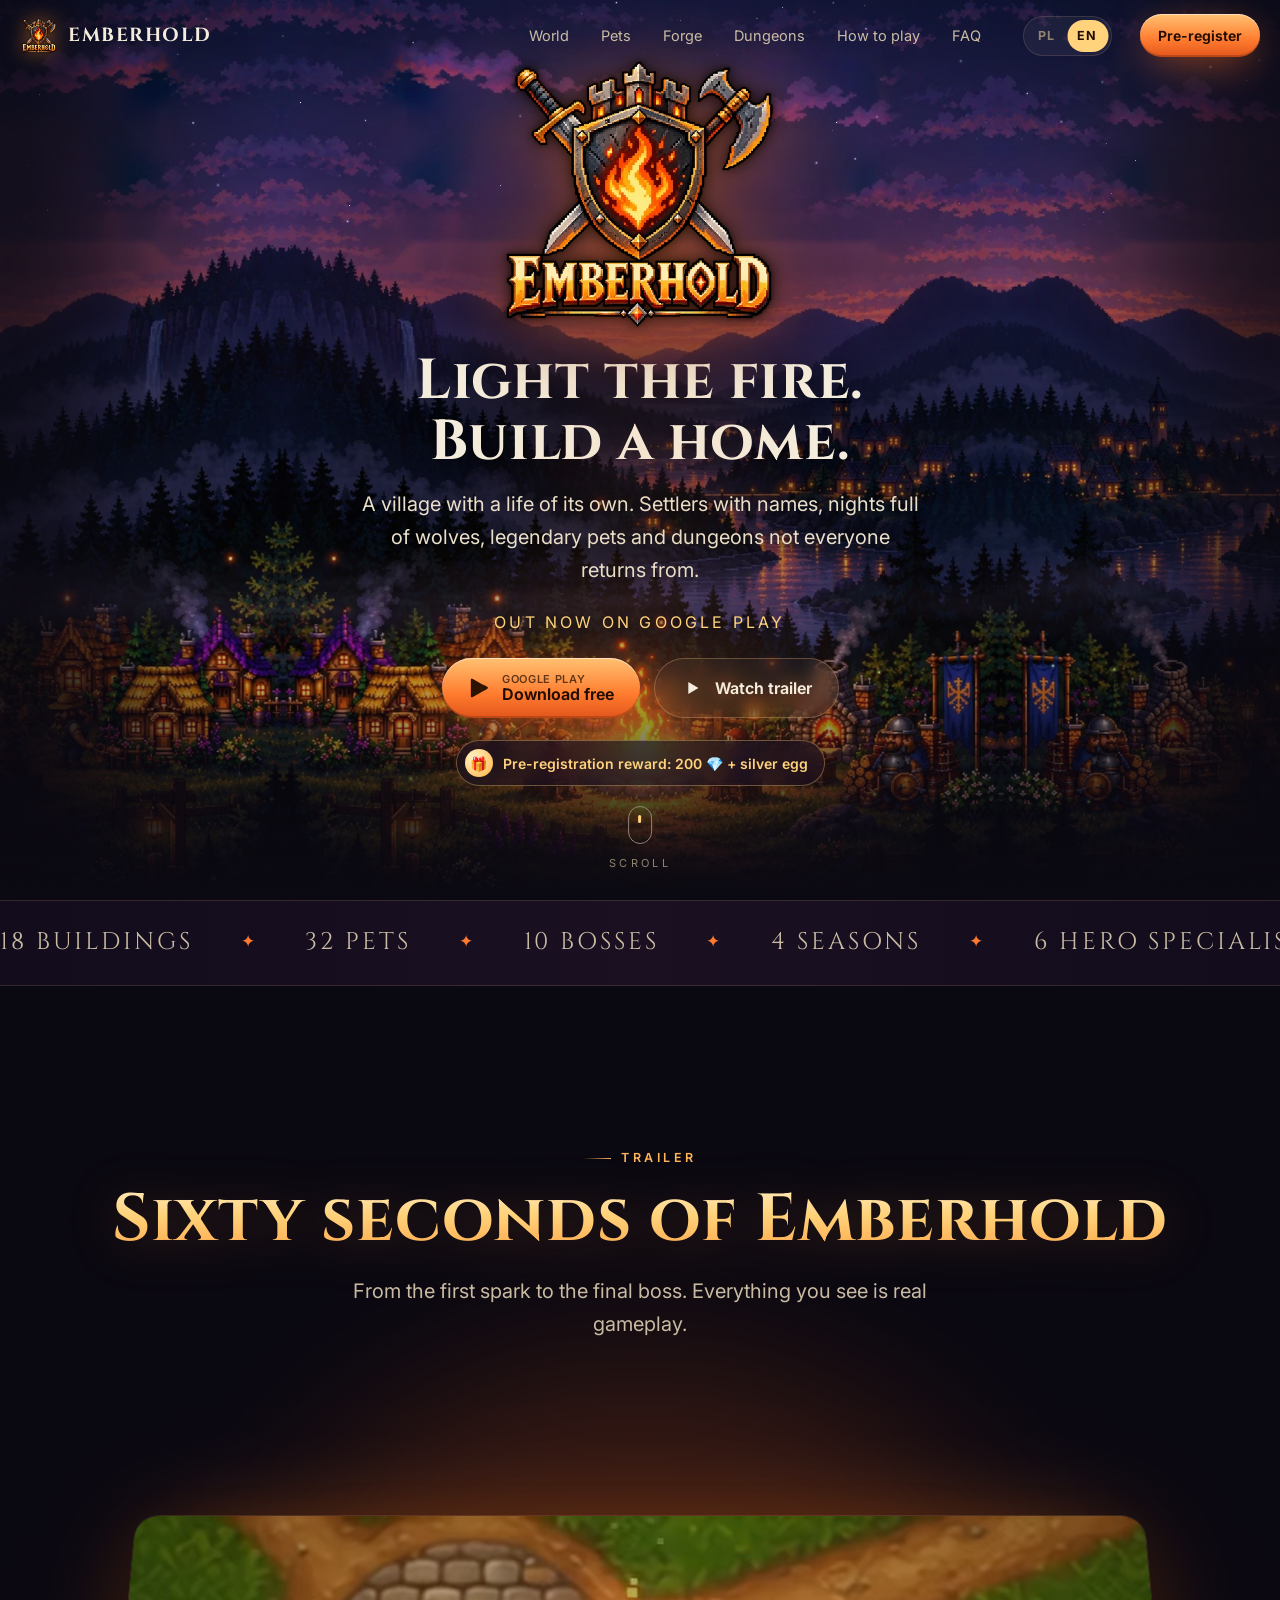
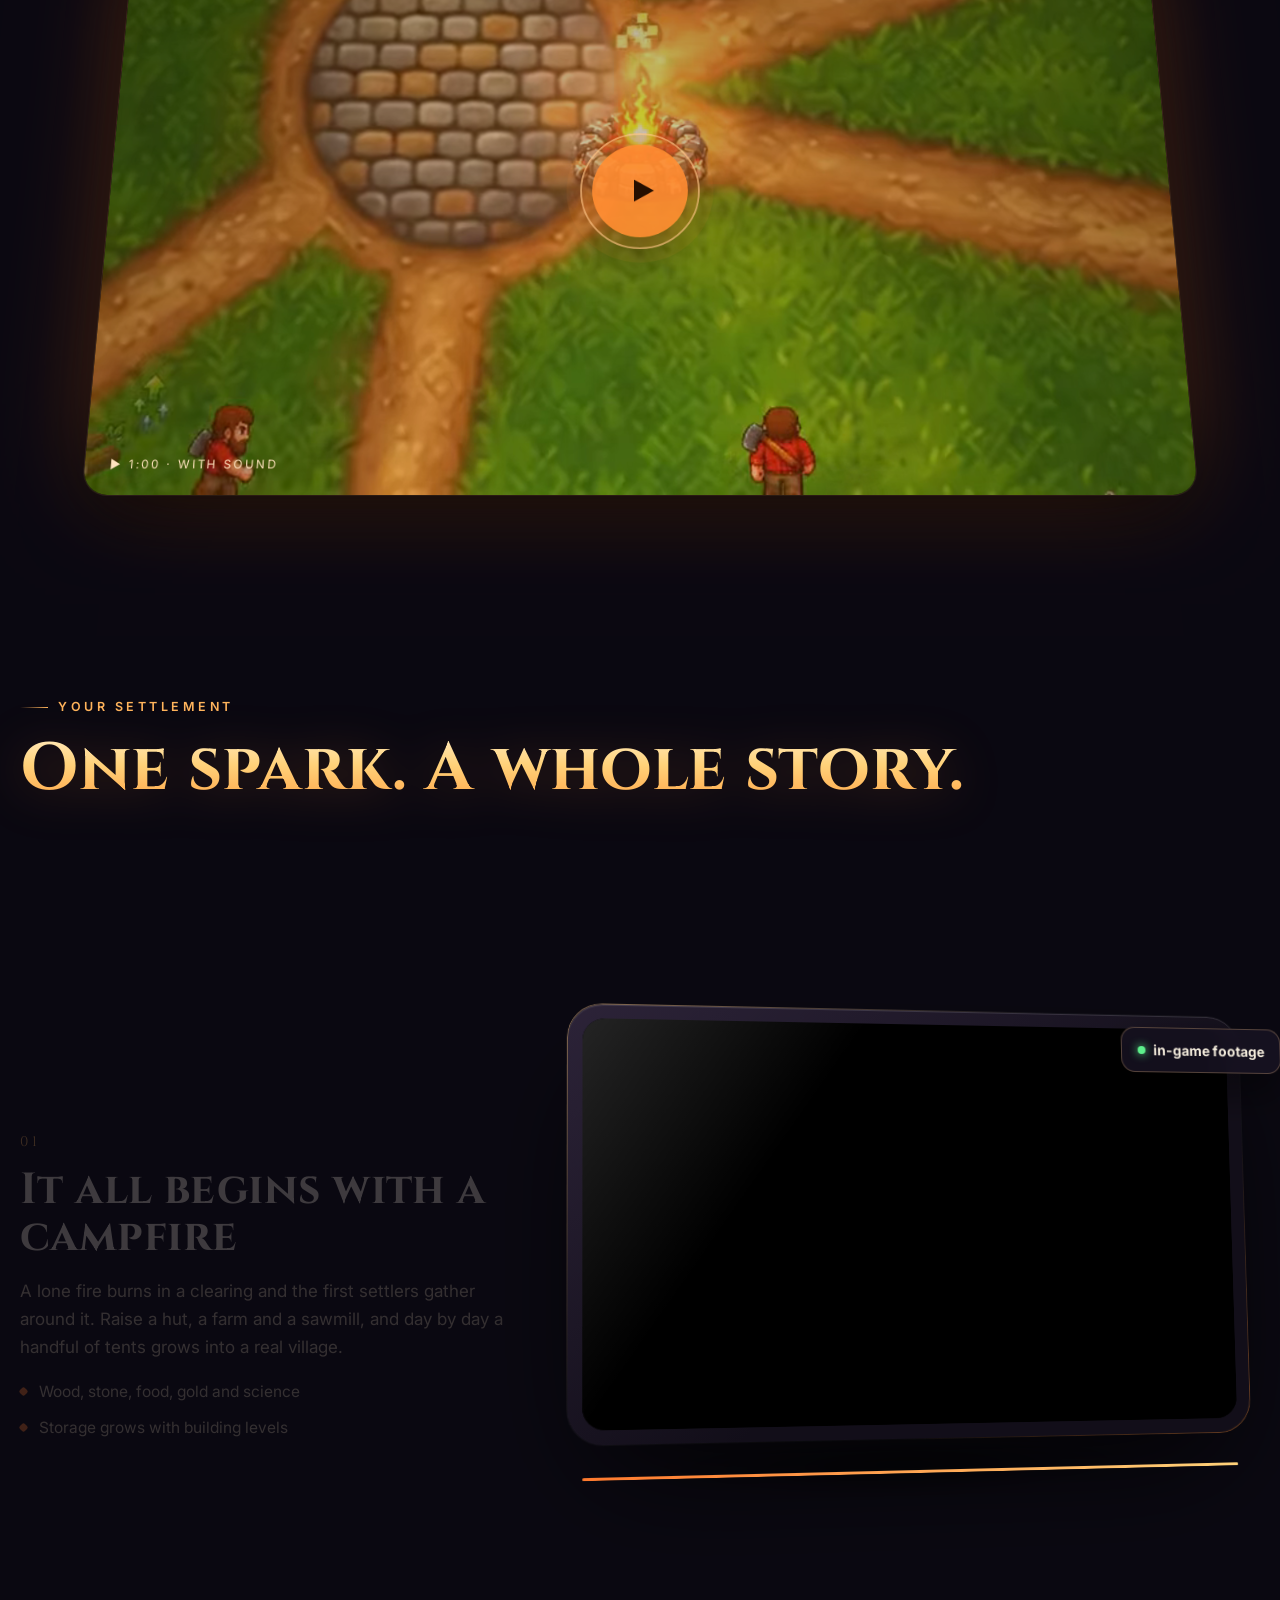
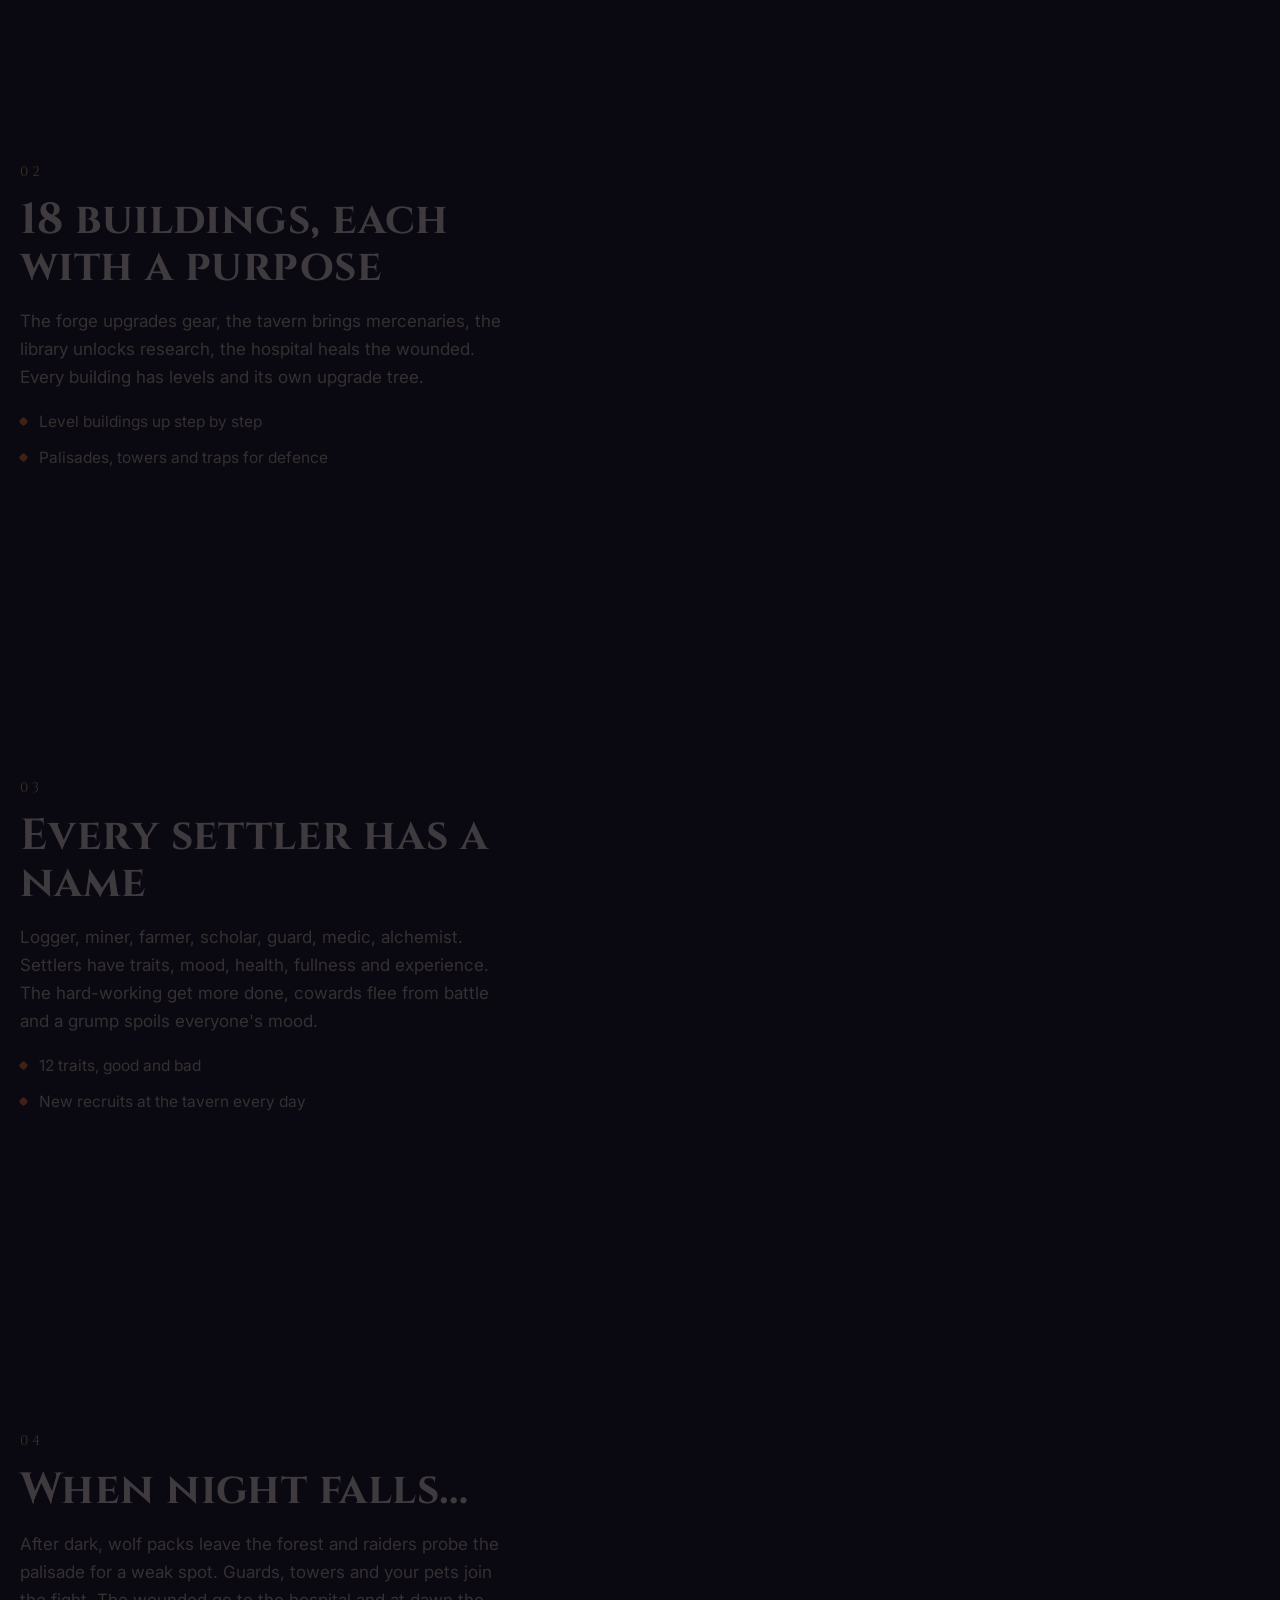
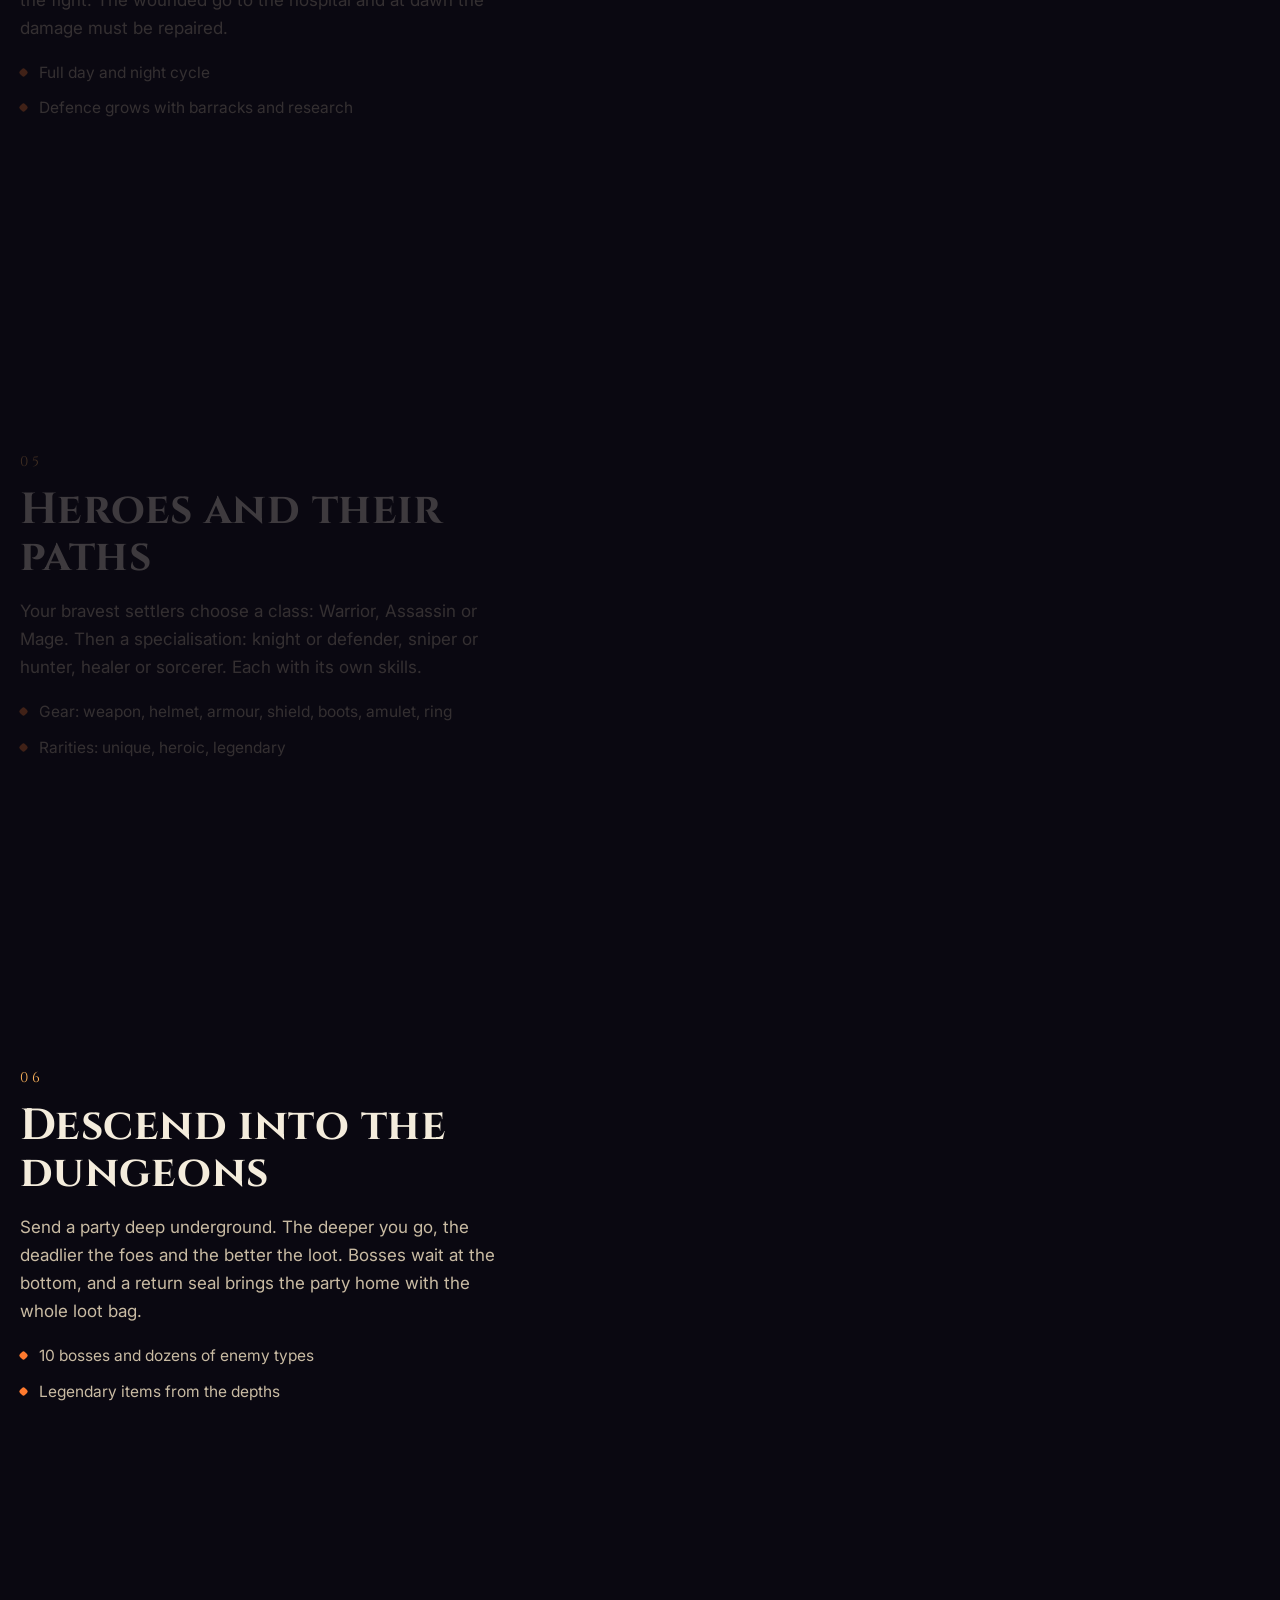
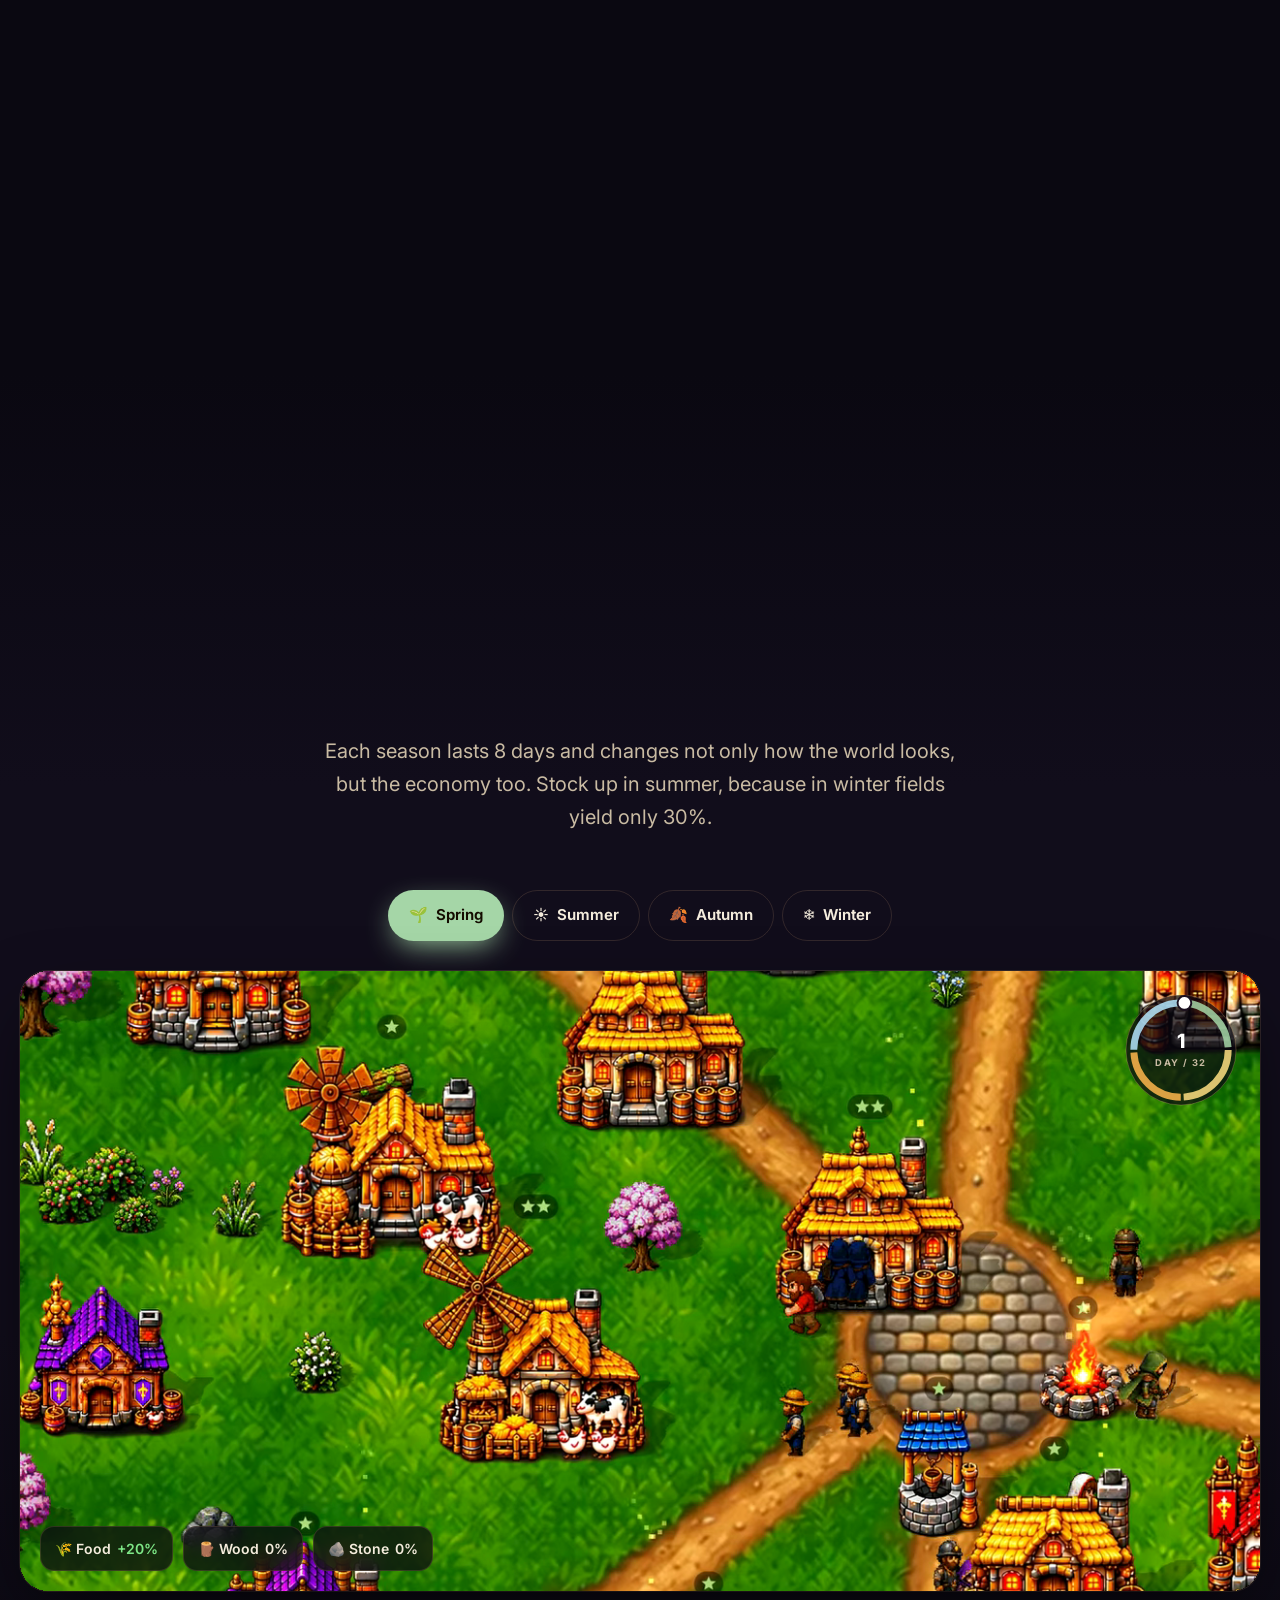
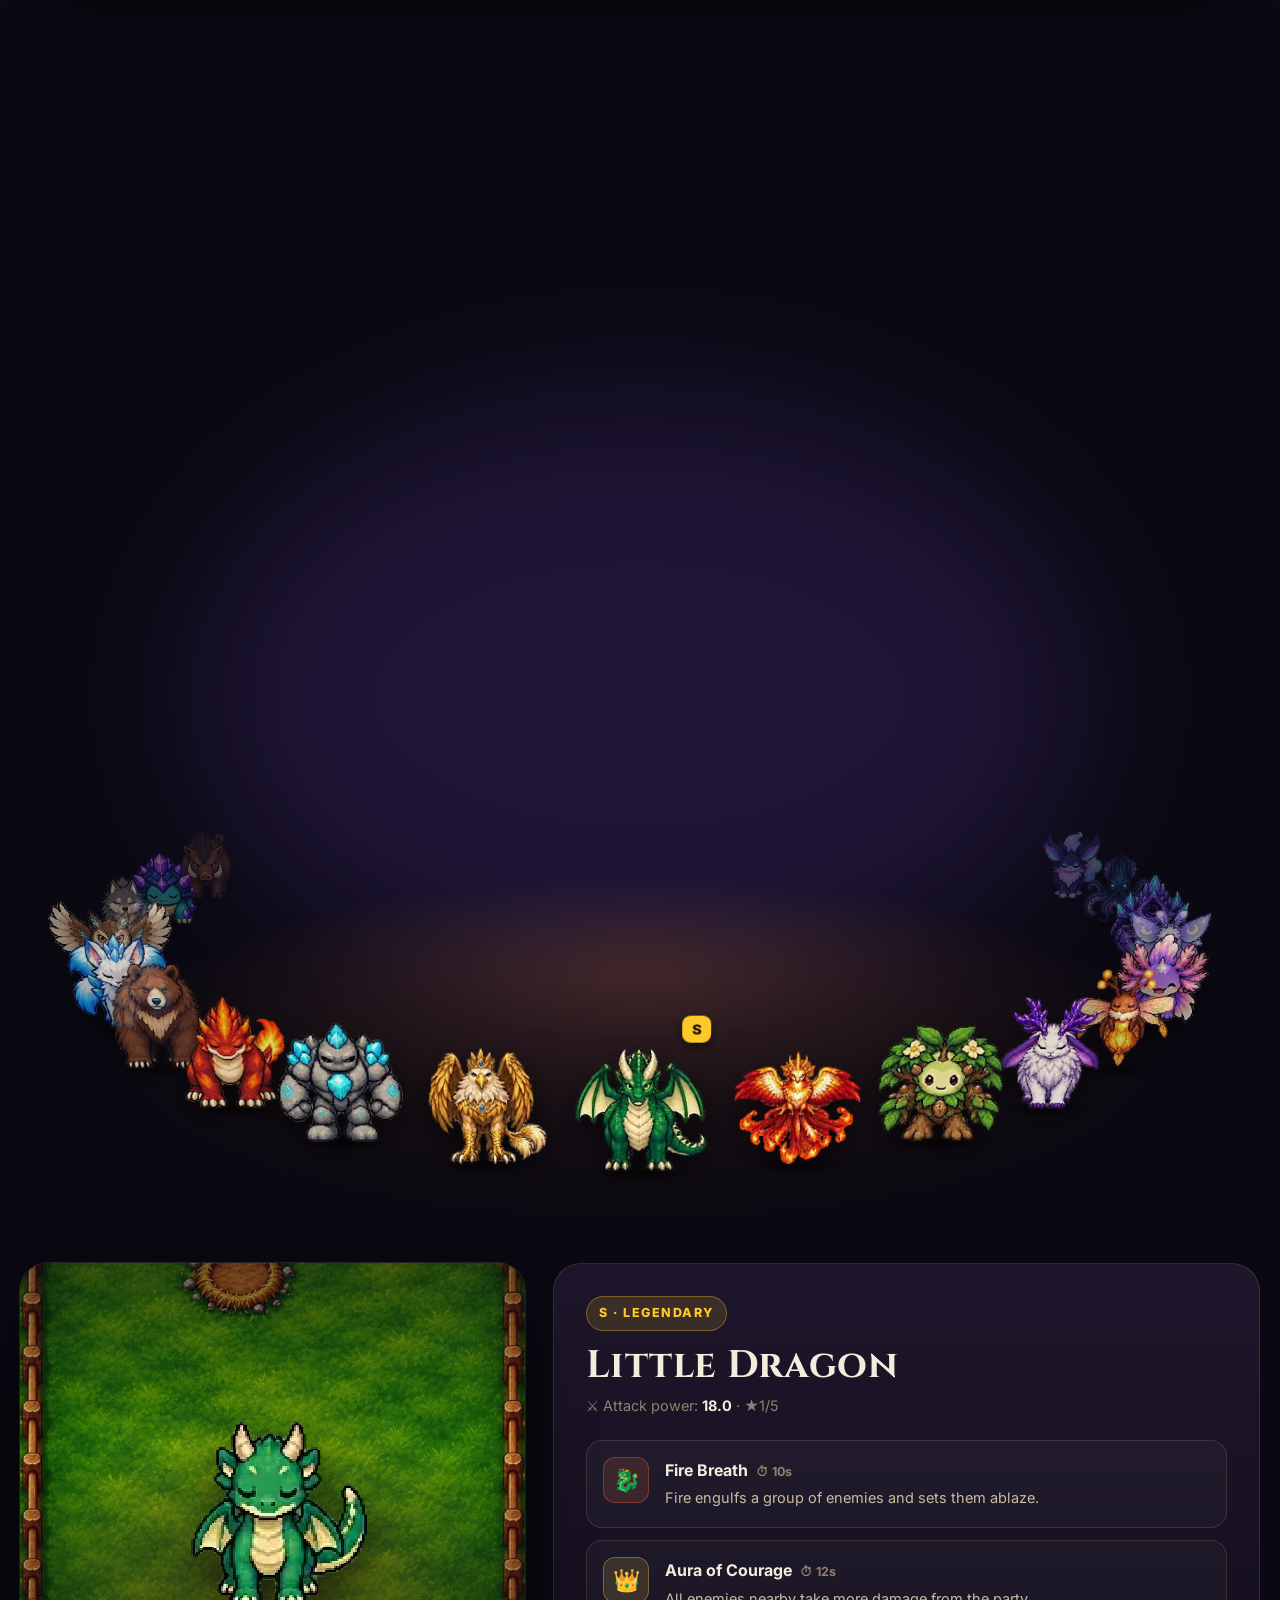
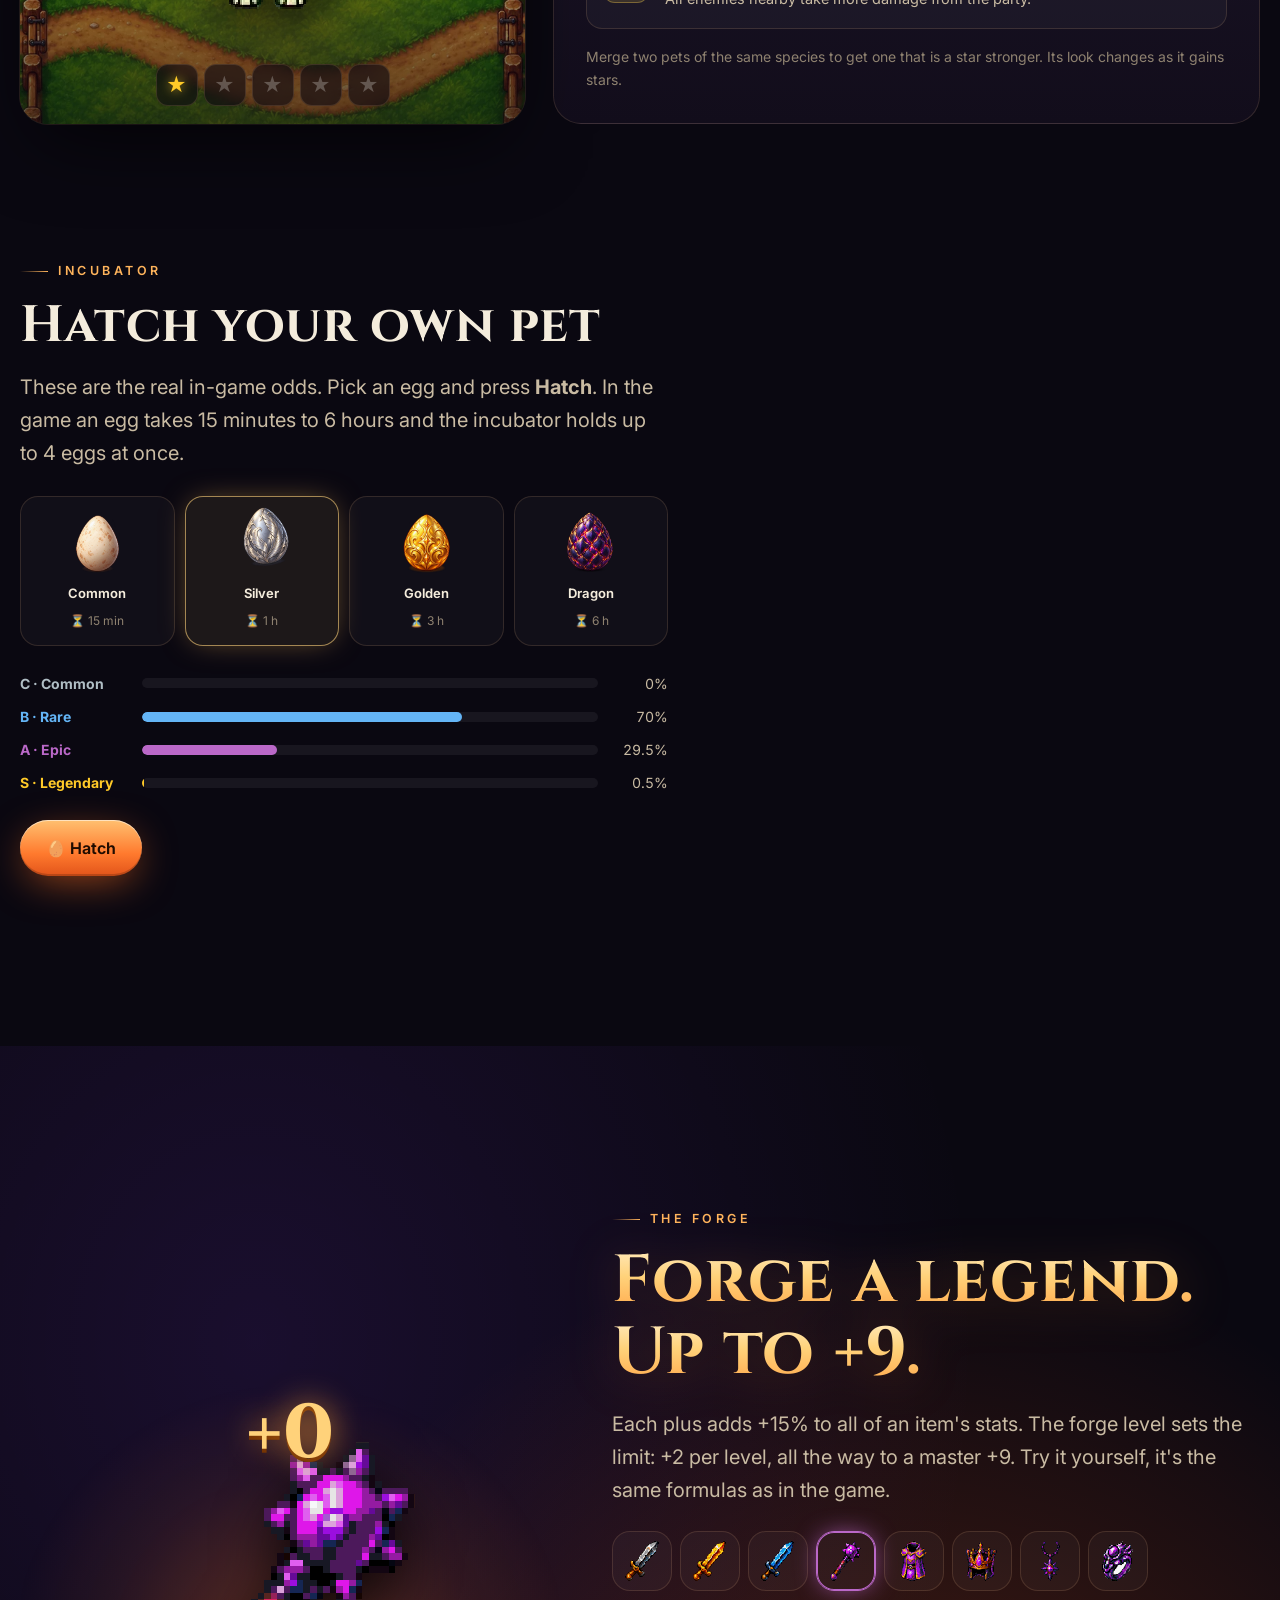
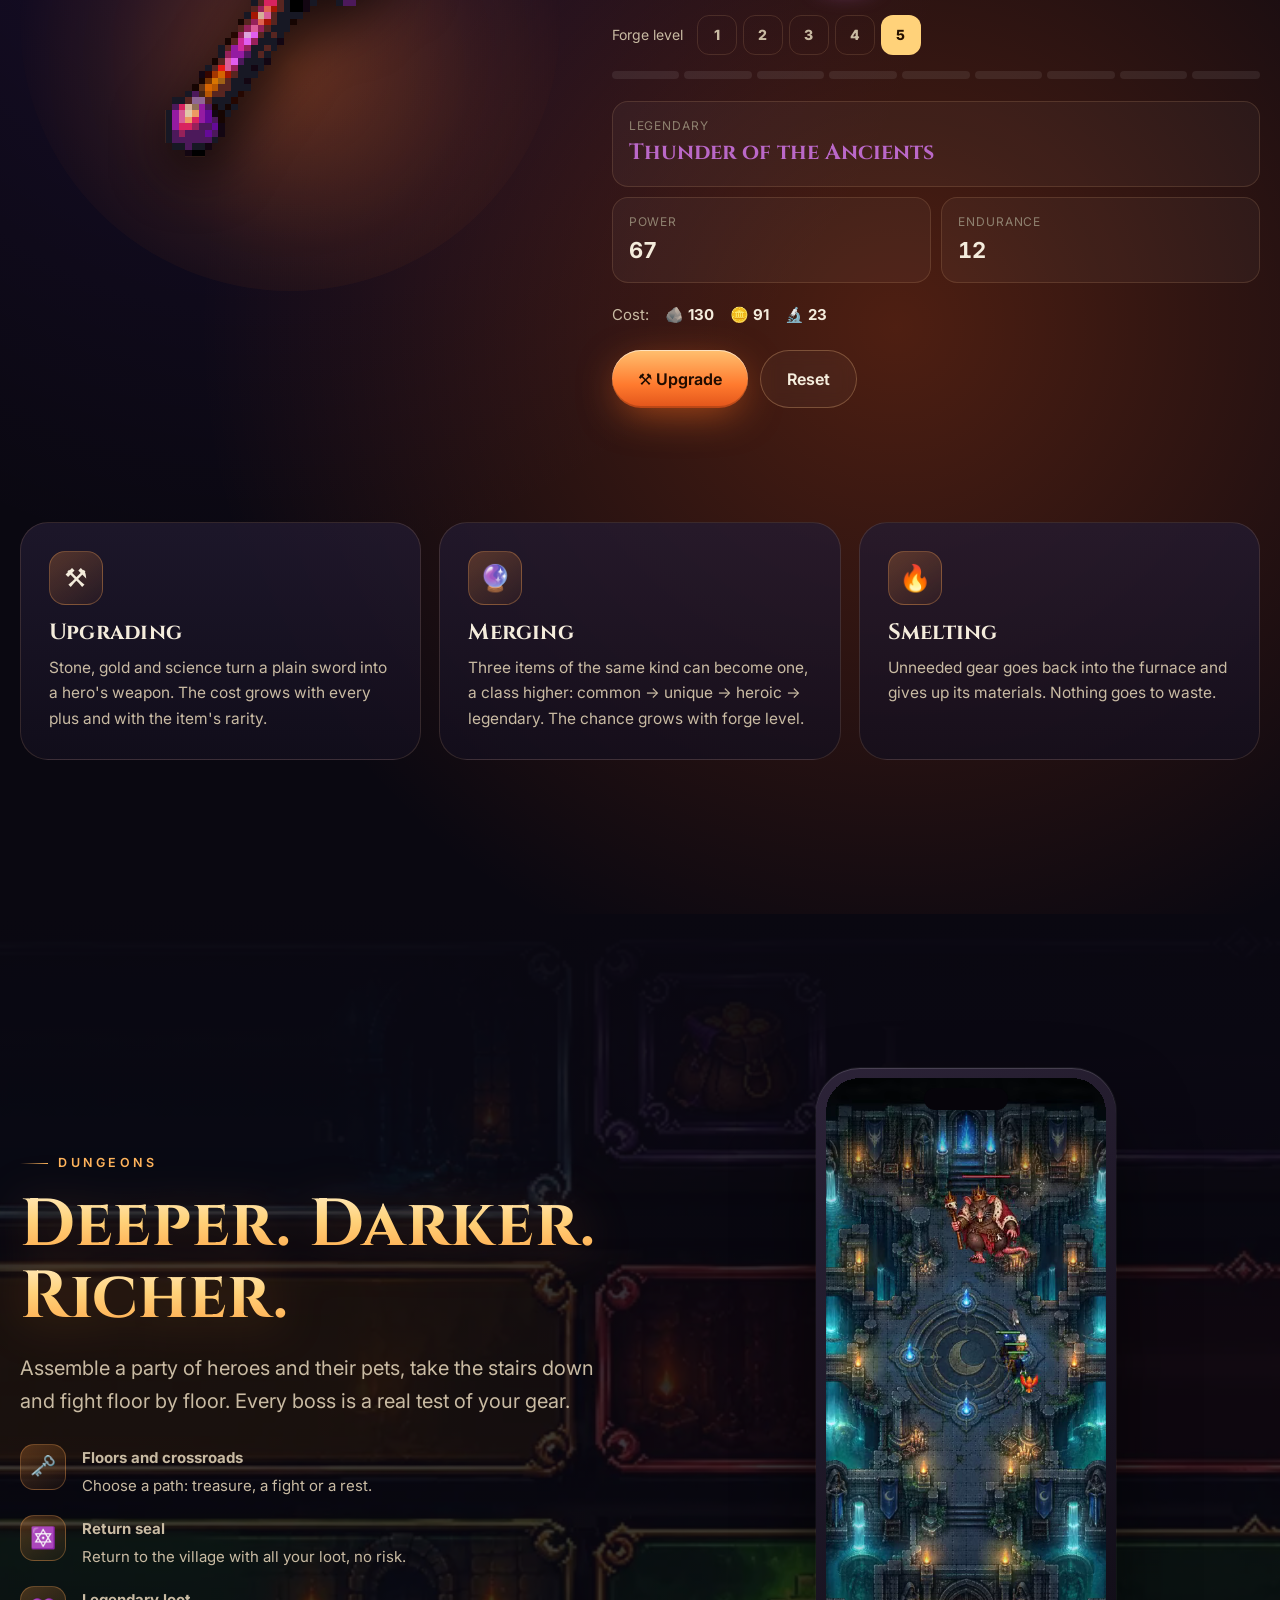
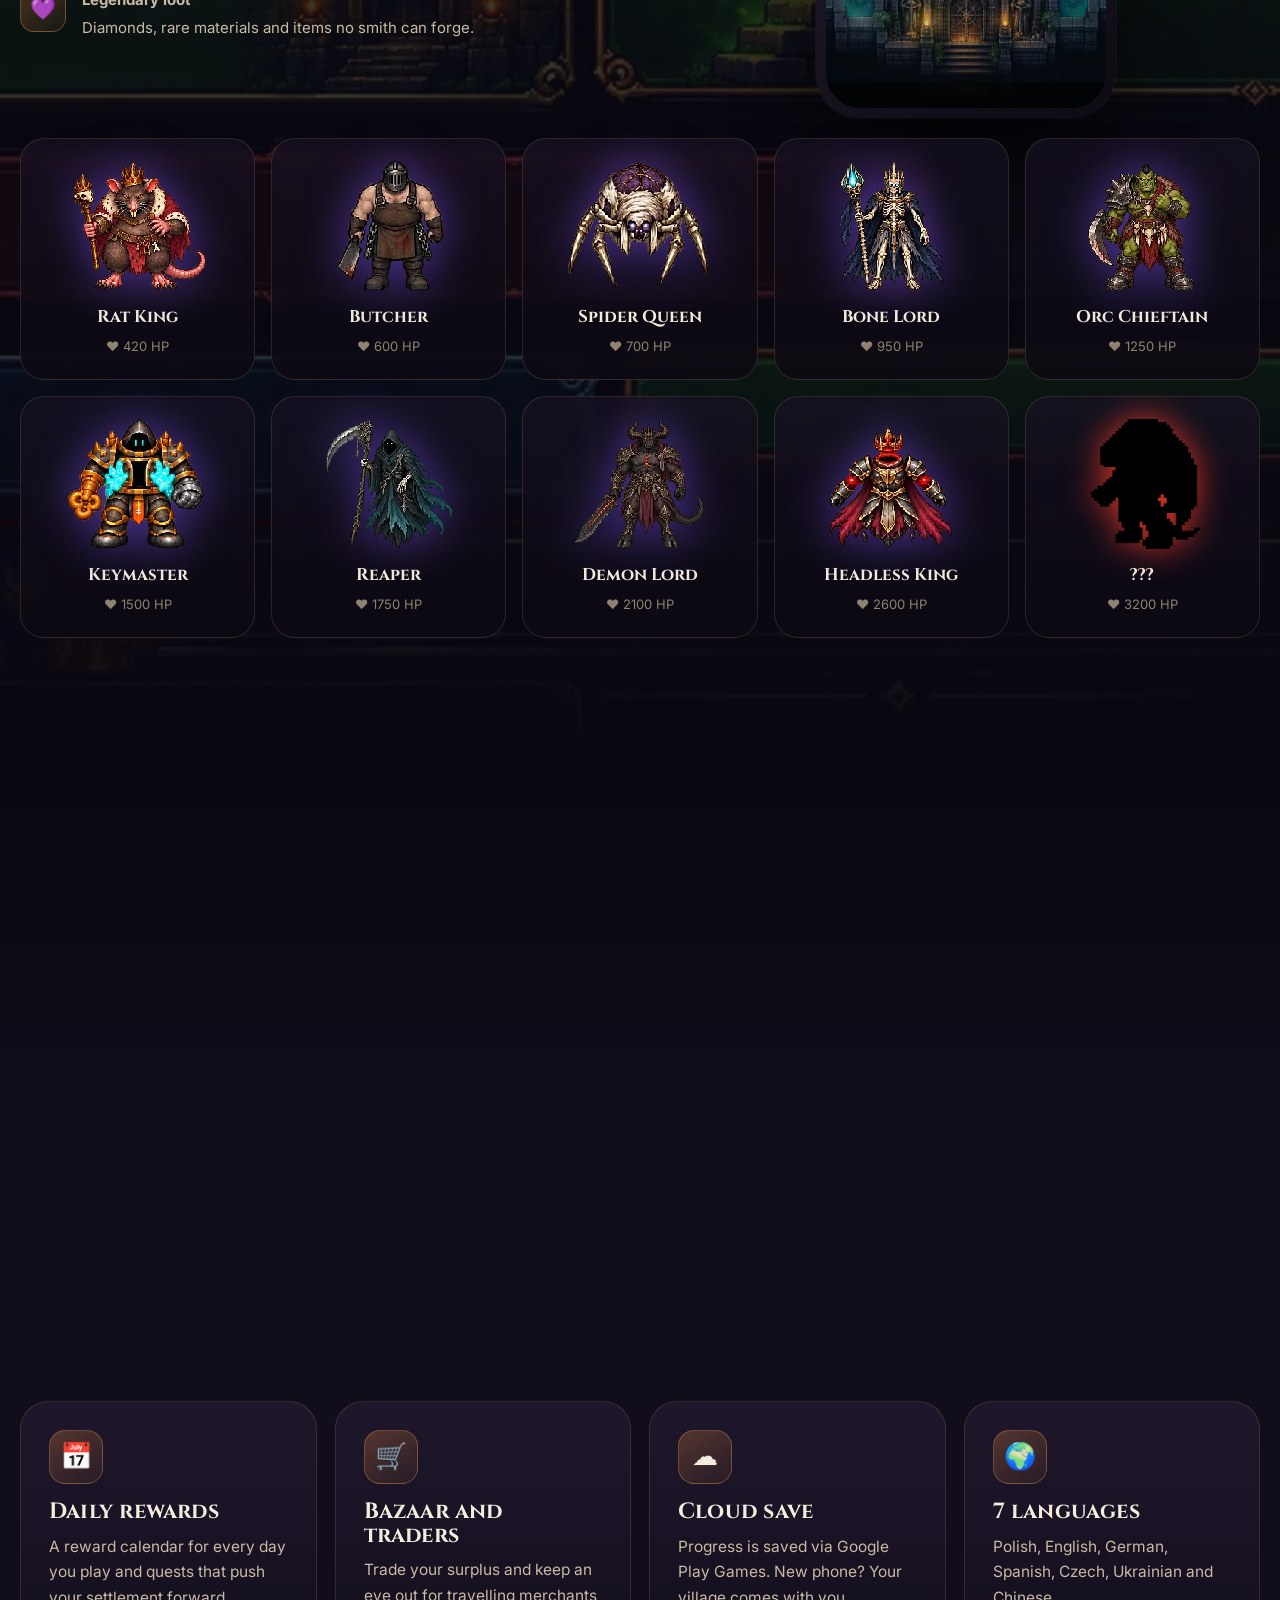
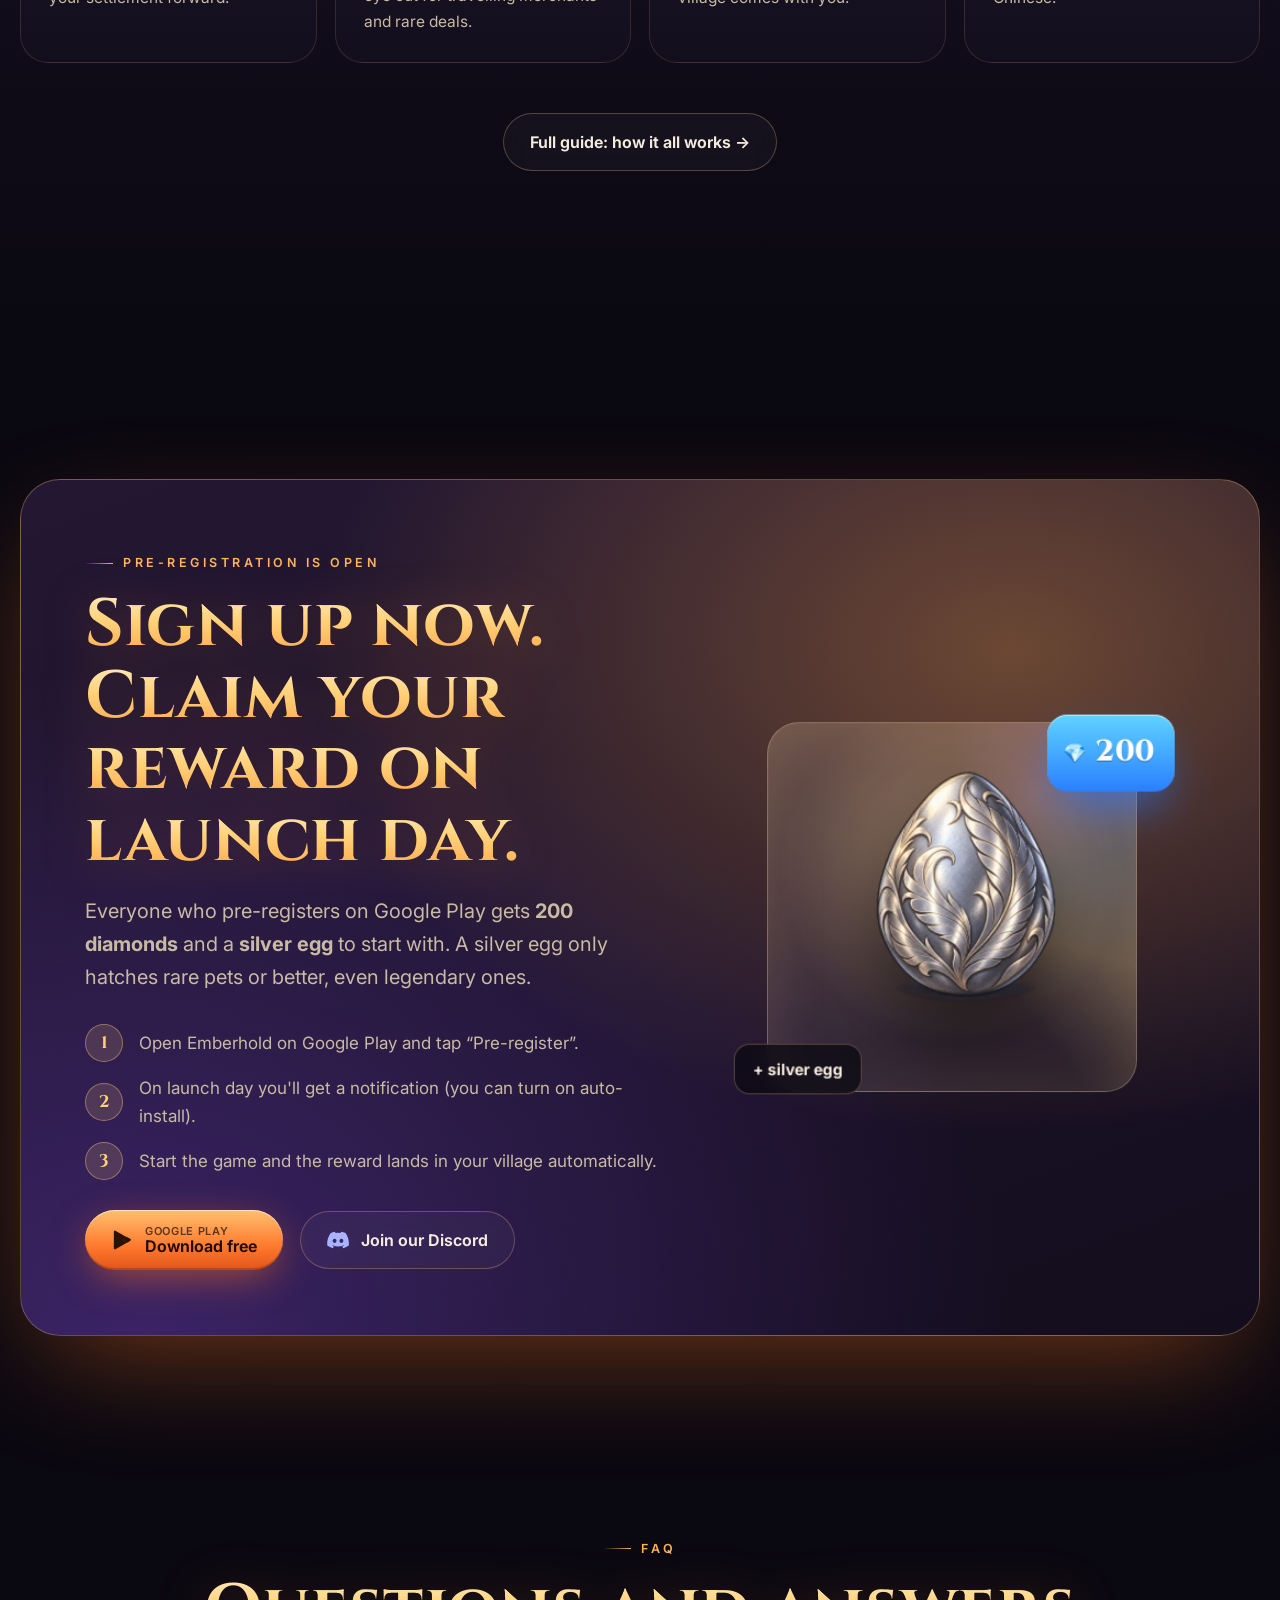
<file: index.html>
<!doctype html>
<html lang="pl">
<head>
<meta charset="utf-8">
<meta name="viewport" content="width=device-width, initial-scale=1, viewport-fit=cover">
<title>Emberhold — buduj wioskę, hoduj pety, schodź do lochów</title>
<meta name="description" content="Emberhold to fantasy strategia na Androida: zbuduj żywą wioskę, wykluj 32 pety, ulepszaj sprzęt w kuźni i pokonaj bossów w lochach. Zarejestruj się wcześniej i odbierz 200 diamentów oraz srebrne jajo.">
<meta name="theme-color" content="#0a0811">
<link rel="icon" type="image/png" href="img/favicon.png">
<link rel="apple-touch-icon" href="img/icon-192.png">
<meta property="og:type" content="website">
<meta property="og:title" content="Emberhold — Settlement Builder">
<meta property="og:description" content="Zbuduj wioskę, wykluj legendarne pety i zejdź do lochów. Pre-rejestracja z nagrodą: 200 💎 + srebrne jajo.">
<meta property="og:image" content="https://dryvorastudio.github.io/img/og.jpg">
<link rel="canonical" href="https://dryvorastudio.github.io/">
<meta name="twitter:card" content="summary_large_image">
<link rel="preconnect" href="https://fonts.googleapis.com">
<link rel="preconnect" href="https://fonts.gstatic.com" crossorigin>
<link href="https://fonts.googleapis.com/css2?family=Cinzel:wght@500;700;800&family=Inter:wght@400;500;600;700;800&family=Lora:ital@0;1&display=swap" rel="stylesheet">
<link rel="preload" as="image" href="img/L_front.webp">
<link rel="stylesheet" href="css/style.css?v=20261110a">
<script>/* język przed pierwszym malowaniem */(function(){try{var l=localStorage.getItem('eh_lang');}catch(e){}if(!l){l=(navigator.language||'pl').slice(0,2)==='pl'?'pl':'en';}document.documentElement.lang=l;})();</script>
<style>html[lang="pl"] .en, html[lang="en"] .pl{display:none!important}</style>
</head>
<body>

<!-- ═══ NAWIGACJA ═══ -->
<header class="nav" id="nav">
  <div class="wrap">
    <a href="index.html" class="nav-logo" aria-label="Emberhold"><img src="img/logo.webp" alt="" width="38" height="38">EMBERHOLD</a>
    <nav class="nav-linki" id="menu">
      <a href="#swiat"><span class="pl">Świat</span><span class="en">World</span></a>
      <a href="#pety"><span class="pl">Pety</span><span class="en">Pets</span></a>
      <a href="#kuznia"><span class="pl">Kuźnia</span><span class="en">Forge</span></a>
      <a href="#bossowie"><span class="pl">Lochy</span><span class="en">Dungeons</span></a>
      <a href="jak-grac.html"><span class="pl">Jak grać</span><span class="en">How to play</span></a>
      <a href="#faq">FAQ</a>
    </nav>
    <div class="jezyk" id="jezyk" role="group" aria-label="Język / Language"><i></i><button data-l="pl">PL</button><button data-l="en">EN</button></div>
    <a class="btn btn-zar btn-nav" href="#rejestracja"><span class="pl">Zarejestruj się</span><span class="en">Pre-register</span></a>
    <button class="burger" id="burger" aria-label="Menu"><span></span><span></span><span></span></button>
  </div>
</header>

<main>
<!-- ═══ HERO 3D ═══ -->
<section class="hero" id="start">
  <div class="hero-fallback"></div>
  <canvas id="scena" aria-hidden="true"></canvas>
  <div class="hero-tresc">
    <img class="hero-logo wej" src="img/logo.webp" alt="Emberhold" width="440" height="440">
    <h1 class="wej" style="--d:.15s"><span class="pl">Rozpal ognisko. Zbuduj dom.</span><span class="en">Light the fire. Build a home.</span></h1>
    <p class="lead wej" style="--d:.3s"><span class="pl">Wioska, która żyje własnym życiem. Osadnicy z imionami, noce pełne wilków, legendarne pety i lochy, z których nie każdy wraca.</span><span class="en">A village with a life of its own. Settlers with names, nights full of wolves, legendary pets and dungeons not everyone returns from.</span></p>
    <div class="odlicz wej" style="--d:.38s" id="odlicz" data-premiera="2026-12-04T09:00:00Z" aria-live="polite">
      <div class="odlicz-tyt"><span class="pl">Premiera 4 grudnia</span><span class="en">Launches 4 December</span></div>
      <div class="odlicz-pola">
        <div class="odlicz-pole"><b data-o="d">--</b><small><span class="pl">dni</span><span class="en">days</span></small></div>
        <div class="odlicz-pole"><b data-o="h">--</b><small><span class="pl">godz</span><span class="en">hrs</span></small></div>
        <div class="odlicz-pole"><b data-o="m">--</b><small><span class="pl">min</span><span class="en">min</span></small></div>
        <div class="odlicz-pole"><b data-o="s">--</b><small><span class="pl">sek</span><span class="en">sec</span></small></div>
      </div>
    </div>
    <div class="hero-cta wej" style="--d:.45s">
      <a class="btn btn-zar" href="https://play.google.com/store/apps/details?id=com.emberhold.village" target="_blank" rel="noopener">
        <svg viewBox="0 0 24 24" aria-hidden="true"><path fill="#2b1200" d="M3.6 1.8c-.3.3-.5.8-.5 1.4v17.6c0 .6.2 1.1.5 1.4l.1.1 9.9-9.9v-.2L3.7 1.7l-.1.1Zm13.3 13.4-3.3-3.3v-.2l3.3-3.3.1.1 3.9 2.2c1.1.6 1.1 1.7 0 2.3l-3.9 2.2h-.1Zm-.1.1L13.4 12 3.6 21.8c.4.4 1 .4 1.7.1l11.5-6.6M16.8 8.7 5.3 2.1c-.7-.4-1.3-.3-1.7.1L13.4 12l3.4-3.3Z"/></svg>
        <span class="dwa"><small class="pl">Google Play</small><small class="en">Google Play</small><span class="pl">Zarejestruj się wcześniej</span><span class="en">Pre-register now</span></span>
      </a>
      <button class="btn btn-duch" data-zwiastun>
        <svg viewBox="0 0 24 24" aria-hidden="true"><path fill="currentColor" d="M8 5.5v13l11-6.5z"/></svg>
        <span class="pl">Obejrzyj zwiastun</span><span class="en">Watch trailer</span>
      </button>
    </div>
    <a href="#rejestracja" class="nagroda-pigulka wej" style="--d:.6s"><b>🎁</b><span class="pl">Nagroda za rejestrację: 200 💎 + srebrne jajo</span><span class="en">Pre-registration reward: 200 💎 + silver egg</span></a>
  </div>
  <div class="zwoj" aria-hidden="true"><i></i><span class="pl">przewiń</span><span class="en">scroll</span></div>
</section>

<!-- ═══ PASEK ═══ -->
<div class="pasek" aria-hidden="true"><div class="pasek-tor">
  <span class="pl">18 budynków</span><span class="pl">32 pety</span><span class="pl">10 bossów</span><span class="pl">4 pory roku</span><span class="pl">6 specjalizacji bohaterów</span><span class="pl">ekwipunek do +9</span><span class="pl">7 języków</span>
  <span class="en">18 buildings</span><span class="en">32 pets</span><span class="en">10 bosses</span><span class="en">4 seasons</span><span class="en">6 hero specialisations</span><span class="en">gear up to +9</span><span class="en">7 languages</span>
  <span class="pl">18 budynków</span><span class="pl">32 pety</span><span class="pl">10 bossów</span><span class="pl">4 pory roku</span><span class="pl">6 specjalizacji bohaterów</span><span class="pl">ekwipunek do +9</span><span class="pl">7 języków</span>
  <span class="en">18 buildings</span><span class="en">32 pets</span><span class="en">10 bosses</span><span class="en">4 seasons</span><span class="en">6 hero specialisations</span><span class="en">gear up to +9</span><span class="en">7 languages</span>
</div></div>

<!-- ═══ ZWIASTUN ═══ -->
<section class="sek" id="zwiastun">
  <div class="poswiata" style="width:700px;height:500px;left:50%;top:30%;margin-left:-350px;background:#ff6a1a;opacity:.18"></div>
  <div class="wrap">
    <div class="naglowek srodek">
      <span class="oko wej"><span class="pl">Zwiastun</span><span class="en">Trailer</span></span>
      <h2 class="h2 wej"><span class="zl pl">Sześćdziesiąt sekund z Emberhold</span><span class="zl en">Sixty seconds of Emberhold</span></h2>
      <p class="lead wej"><span class="pl">Od pierwszej iskry po ostatniego bossa. Wszystko, co zobaczysz, to prawdziwa rozgrywka.</span><span class="en">From the first spark to the final boss. Everything you see is real gameplay.</span></p>
    </div>
    <div class="kino wej">
      <div class="kino-ekran" id="kinoEkran" data-zwiastun role="button" tabindex="0" aria-label="Odtwórz zwiastun">
        <video src="klipy/wioska.mp4" muted loop playsinline autoplay preload="metadata" poster="img/trailer_poster.webp"></video>
        <div class="graj"><svg viewBox="0 0 24 24"><path d="M6 4v16l14-8z"/></svg></div>
        <div class="kino-napis">▶ 1:00 · <span class="pl">z dźwiękiem</span><span class="en">with sound</span></div>
      </div>
    </div>
  </div>
</section>

<!-- ═══ OPOWIEŚĆ (przypięta scena) ═══ -->
<section class="sek opowiesc" id="swiat" style="padding-top:40px">
  <div class="wrap">
    <div class="naglowek">
      <span class="oko wej"><span class="pl">Twoja osada</span><span class="en">Your settlement</span></span>
      <h2 class="h2 wej"><span class="zl pl">Jedna iskra. Cała historia.</span><span class="zl en">One spark. A whole story.</span></h2>
    </div>
    <div class="op-uklad">
      <div class="op-kroki" id="opKroki">
        <article class="op-krok" data-klip="ognisko">
          <span class="num">01</span>
          <h3><span class="pl">Wszystko zaczyna się od ogniska</span><span class="en">It all begins with a campfire</span></h3>
          <p><span class="pl">Na polanie płonie samotny ogień. Przy nim zbierają się pierwsi osadnicy. Postaw chatę, farmę i tartak, a z każdym dniem z kilku namiotów wyrośnie prawdziwa wioska.</span><span class="en">A lone fire burns in a clearing and the first settlers gather around it. Raise a hut, a farm and a sawmill, and day by day a handful of tents grows into a real village.</span></p>
          <ul><li><span class="pl">Drewno, kamień, żywność, złoto i nauka</span><span class="en">Wood, stone, food, gold and science</span></li><li><span class="pl">Magazyny rosną z poziomem budynków</span><span class="en">Storage grows with building levels</span></li></ul>
          <div class="op-mobil"><video data-src="klipy/hist_ognisko.mp4" muted loop playsinline></video></div>
        </article>
        <article class="op-krok" data-klip="wioska">
          <span class="num">02</span>
          <h3><span class="pl">18 budynków, każdy z sensem</span><span class="en">18 buildings, each with a purpose</span></h3>
          <p><span class="pl">Kuźnia ulepsza sprzęt, tawerna sprowadza najemników, biblioteka odkrywa badania, szpital leczy rannych. Każdy budynek ma poziomy i własne drzewko ulepszeń.</span><span class="en">The forge upgrades gear, the tavern brings mercenaries, the library unlocks research, the hospital heals the wounded. Every building has levels and its own upgrade tree.</span></p>
          <ul><li><span class="pl">Rozbudowa budynków na kolejne poziomy</span><span class="en">Level buildings up step by step</span></li><li><span class="pl">Palisady, wieże i wnyki do obrony</span><span class="en">Palisades, towers and traps for defence</span></li></ul>
          <div class="op-mobil"><video data-src="klipy/hist_budynki.mp4" muted loop playsinline></video></div>
        </article>
        <article class="op-krok" data-klip="osadnicy">
          <span class="num">03</span>
          <h3><span class="pl">Każdy osadnik ma imię</span><span class="en">Every settler has a name</span></h3>
          <p><span class="pl">Drwal, górnik, rolnik, uczony, strażnik, medyk, alchemik. Osadnicy mają cechy charakteru, nastrój, zdrowie, sytość i doświadczenie. Pracowity pracuje szybciej, tchórz ucieka z walki, a zrzęda psuje humor całej wiosce.</span><span class="en">Logger, miner, farmer, scholar, guard, medic, alchemist. Settlers have traits, mood, health, fullness and experience. The hard-working get more done, cowards flee from battle and a grump spoils everyone's mood.</span></p>
          <ul><li><span class="pl">12 cech charakteru: dobrych i złych</span><span class="en">12 traits, good and bad</span></li><li><span class="pl">Nowi chętni co dzień w tawernie</span><span class="en">New recruits at the tavern every day</span></li></ul>
          <div class="op-mobil"><video data-src="klipy/hist_osadnicy.mp4" muted loop playsinline></video></div>
        </article>
        <article class="op-krok" data-klip="noc">
          <span class="num">04</span>
          <h3><span class="pl">Gdy zapada noc…</span><span class="en">When night falls…</span></h3>
          <p><span class="pl">Po zmroku z lasu wychodzą wilcze watahy, a zbóje szukają słabego punktu w palisadzie. Strażnicy, wieże i Twoje pety stają do walki. Ranni trafiają do szpitala, a rano trzeba odbudować zniszczenia.</span><span class="en">After dark, wolf packs leave the forest and raiders probe the palisade for a weak spot. Guards, towers and your pets join the fight. The wounded go to the hospital and at dawn the damage must be repaired.</span></p>
          <ul><li><span class="pl">Pełny cykl dnia i nocy</span><span class="en">Full day and night cycle</span></li><li><span class="pl">Obrona rośnie z koszarami i badaniami</span><span class="en">Defence grows with barracks and research</span></li></ul>
          <div class="op-mobil"><video data-src="klipy/hist_noc.mp4" muted loop playsinline></video></div>
        </article>
        <article class="op-krok" data-klip="bohaterowie">
          <span class="num">05</span>
          <h3><span class="pl">Bohaterowie i ich drogi</span><span class="en">Heroes and their paths</span></h3>
          <p><span class="pl">Najdzielniejsi osadnicy wybierają klasę: Wojownik, Asasyn albo Mag. Potem specjalizację: rycerz lub obrońca, snajper lub łowca, uzdrowiciel lub czarodziej. Każda ma własne umiejętności.</span><span class="en">Your bravest settlers choose a class: Warrior, Assassin or Mage. Then a specialisation: knight or defender, sniper or hunter, healer or sorcerer. Each with its own skills.</span></p>
          <ul><li><span class="pl">Ekwipunek: broń, hełm, zbroja, tarcza, buty, amulet, pierścień</span><span class="en">Gear: weapon, helmet, armour, shield, boots, amulet, ring</span></li><li><span class="pl">Rzadkości: unikatowe, heroiczne, legendarne</span><span class="en">Rarities: unique, heroic, legendary</span></li></ul>
          <div class="op-mobil"><video data-src="klipy/hist_bohaterowie.mp4" muted loop playsinline></video></div>
        </article>
        <article class="op-krok" data-klip="loch">
          <span class="num">06</span>
          <h3><span class="pl">Zejdź do lochów</span><span class="en">Descend into the dungeons</span></h3>
          <p><span class="pl">Wyślij drużynę w głąb ziemi. Im niżej, tym groźniejsi wrogowie i lepsze łupy. Na dnie czekają bossowie, a pieczęć powrotu zabiera drużynę do domu razem z sakwą.</span><span class="en">Send a party deep underground. The deeper you go, the deadlier the foes and the better the loot. Bosses wait at the bottom, and a return seal brings the party home with the whole loot bag.</span></p>
          <ul><li><span class="pl">10 bossów i dziesiątki rodzajów wrogów</span><span class="en">10 bosses and dozens of enemy types</span></li><li><span class="pl">Legendarne przedmioty tylko z głębin</span><span class="en">Legendary items from the depths</span></li></ul>
          <div class="op-mobil"><video data-src="klipy/hist_bossy.mp4" muted loop playsinline></video></div>
        </article>
      </div>
      <div class="op-scena" aria-hidden="true">
        <div class="urzadzenie" id="urzadzenie">
          <div class="ekran" id="ekran">
            <video data-k="ognisko" data-src="klipy/hist_ognisko.mp4" muted loop playsinline preload="auto" class="akt"></video>
            <video data-k="wioska" data-src="klipy/hist_budynki.mp4" muted loop playsinline preload="none"></video>
            <video data-k="osadnicy" data-src="klipy/hist_osadnicy.mp4" muted loop playsinline preload="none"></video>
            <video data-k="noc" data-src="klipy/hist_noc.mp4" muted loop playsinline preload="none"></video>
            <video data-k="bohaterowie" data-src="klipy/hist_bohaterowie.mp4" muted loop playsinline preload="none"></video>
            <video data-k="loch" data-src="klipy/hist_bossy.mp4" muted loop playsinline preload="none"></video>
          </div>
          <div class="urz-etykieta"><i></i><span class="pl">nagranie z gry</span><span class="en">in-game footage</span></div>
          <div class="op-pasek"><b id="opPasek"></b></div>
          <div class="urz-cien"></div>
        </div>
      </div>
    </div>
  </div>
</section>

<!-- ═══ PORY ROKU ═══ -->
<section class="sek sek-ciemna" id="pory">
  <div class="wrap">
    <div class="naglowek srodek">
      <span class="oko wej"><span class="pl">Pory roku</span><span class="en">Seasons</span></span>
      <h2 class="h2 wej"><span class="zl pl">Rok ma 32 dni. Zima nie wybacza.</span><span class="zl en">A year lasts 32 days. Winter is unforgiving.</span></h2>
      <p class="lead wej"><span class="pl">Każda pora trwa 8 dni i zmienia nie tylko wygląd świata, ale też ekonomię. Latem zbierz zapasy, bo zimą pola dają tylko 30% plonów.</span><span class="en">Each season lasts 8 days and changes not only how the world looks, but the economy too. Stock up in summer, because in winter fields yield only 30%.</span></p>
    </div>
    <div class="pory-wybor wej" id="poryWybor"></div>
    <div class="pory-okno wej" id="poryOkno">
      <video data-p="wiosna" src="klipy/pora_wiosna.mp4" muted loop playsinline preload="auto" class="akt"></video>
      <video data-p="lato" data-src="klipy/pora_lato.mp4" muted loop playsinline preload="none"></video>
      <video data-p="jesien" data-src="klipy/pora_jesien.mp4" muted loop playsinline preload="none"></video>
      <video data-p="zima" data-src="klipy/pora_zima.mp4" muted loop playsinline preload="none"></video>
      <div class="pory-kolo" id="poryKolo"></div>
      <canvas id="poryCz"></canvas>
      <div class="pory-dane" id="poryDane"></div>
    </div>
  </div>
</section>

<!-- ═══ PETY ═══ -->
<section class="sek pety-sek" id="pety">
  <div class="poswiata" style="width:900px;height:600px;left:50%;top:10%;margin-left:-450px;background:#8b5cf6;opacity:.16"></div>
  <div class="wrap">
    <div class="naglowek srodek">
      <span class="oko wej"><span class="pl">Bestiariusz</span><span class="en">Bestiary</span></span>
      <h2 class="h2 wej"><span class="zl pl">32 pety. Każdy walczy inaczej.</span><span class="zl en">32 pets. Each fights its own way.</span></h2>
      <p class="lead wej"><span class="pl">Pet chodzi za swoim właścicielem: w wiosce, nocą przy palisadzie i w lochach. Obróć karuzelę, wybierz peta i zobacz, jak zmienia się z każdą gwiazdką.</span><span class="en">A pet follows its owner: around the village, at the palisade at night and into the dungeons. Spin the carousel, pick a pet and see how it changes with every star.</span></p>
    </div>
    <div class="kar-sterowanie wej">
      <button class="okragly" id="karLewo" aria-label="Poprzedni">‹</button>
      <div class="filtry" id="filtryRang"></div>
      <button class="okragly" id="karPrawo" aria-label="Następny">›</button>
    </div>
    <div class="karuzela wej" id="karuzela"><div class="kar-podloga"></div><div class="kar-pierscien" id="pierscien"></div></div>

    <div class="pet-panel wej" id="petPanel">
      <div class="pet-podium">
        <div class="duzy" id="petDuzy"></div>
        <div class="gwiazdy" id="petGwiazdy"></div>
      </div>
      <div class="pet-info" id="petInfo"></div>
    </div>

    <!-- wylęgarnia -->
    <div class="wylegarnia" id="wylegarnia">
      <div class="wej">
        <span class="oko"><span class="pl">Inkubator</span><span class="en">Incubator</span></span>
        <h2 class="h2" style="font-size:clamp(30px,4vw,52px)"><span class="pl">Wykluj swojego peta</span><span class="en">Hatch your own pet</span></h2>
        <p class="lead"><span class="pl">To prawdziwe szanse z gry. Wybierz jajo i kliknij <b>Wykluj</b>. W grze jajo dojrzewa od 15 minut do 6 godzin, a inkubator mieści do 4 jaj naraz.</span><span class="en">These are the real in-game odds. Pick an egg and press <b>Hatch</b>. In the game an egg takes 15 minutes to 6 hours and the incubator holds up to 4 eggs at once.</span></p>
        <div class="jaja" id="jaja"></div>
        <div class="szanse" id="szanse"></div>
        <button class="btn btn-zar" id="wyklujBtn"><span class="pl">🥚 Wykluj</span><span class="en">🥚 Hatch</span></button>
        <div class="licznik" id="licznik"></div>
      </div>
      <div class="inkubator wej" style="--d:.15s">
        <canvas id="inkCv"></canvas>
        <div class="ink-wynik" id="inkWynik"></div>
      </div>
    </div>
  </div>
</section>

<!-- ═══ KUŹNIA ═══ -->
<section class="sek kuznia" id="kuznia">
  <div class="kuznia-tlo"></div>
  <div class="wrap">
    <div class="kz-uklad">
      <div class="kowadlo wej" id="kowadlo">
        <canvas id="kzCv"></canvas>
        <div class="kz-plus" id="kzPlus">+0</div>
        <img class="kz-przedmiot pix" id="kzImg" src="img/items/weapon_leg.webp" alt="">
      </div>
      <div class="wej" style="--d:.1s">
        <span class="oko"><span class="pl">Kuźnia</span><span class="en">The Forge</span></span>
        <h2 class="h2"><span class="zl pl">Wykuj legendę. Do +9.</span><span class="zl en">Forge a legend. Up to +9.</span></h2>
        <p class="lead"><span class="pl">Każdy plus to +15% do wszystkich statystyk przedmiotu. Poziom kuźni wyznacza granicę: +2 na poziom, aż do mistrzowskiego +9. Wypróbuj to sam, to te same wzory co w grze.</span><span class="en">Each plus adds +15% to all of an item's stats. The forge level sets the limit: +2 per level, all the way to a master +9. Try it yourself, it's the same formulas as in the game.</span></p>
        <div class="kz-wybor" id="kzWybor"></div>
        <div class="kz-pasek-poz"><label><span class="pl">Poziom kuźni</span><span class="en">Forge level</span></label><div class="poziomy" id="kzPoziomy"></div></div>
        <div class="kz-tory" id="kzTory"></div>
        <div class="kz-staty" id="kzStaty"></div>
        <div class="koszt" id="kzKoszt"></div>
        <div style="display:flex;gap:12px;flex-wrap:wrap">
          <button class="btn btn-zar" id="kzUlepsz"><span class="pl">⚒️ Ulepsz</span><span class="en">⚒️ Upgrade</span></button>
          <button class="btn btn-duch" id="kzReset"><span class="pl">Od nowa</span><span class="en">Reset</span></button>
        </div>
        <div class="kz-komunikat" id="kzKom"></div>
      </div>
    </div>
    <div class="siatka s3" style="margin-top:80px">
      <div class="karta wej"><div class="ikona">⚒️</div><h3><span class="pl">Ulepszanie</span><span class="en">Upgrading</span></h3><p><span class="pl">Kamień, złoto i nauka zamieniają zwykły miecz w broń bohatera. Koszt rośnie z każdym plusem i z rzadkością przedmiotu.</span><span class="en">Stone, gold and science turn a plain sword into a hero's weapon. The cost grows with every plus and with the item's rarity.</span></p></div>
      <div class="karta wej" style="--d:.1s"><div class="ikona">🔮</div><h3><span class="pl">Łączenie</span><span class="en">Merging</span></h3><p><span class="pl">Trzy przedmioty tego samego rodzaju mogą stać się jednym, klasę wyżej: zwykły → unikatowy → heroiczny → legendarny. Szansa rośnie z poziomem kuźni.</span><span class="en">Three items of the same kind can become one, a class higher: common → unique → heroic → legendary. The chance grows with forge level.</span></p></div>
      <div class="karta wej" style="--d:.2s"><div class="ikona">🔥</div><h3><span class="pl">Przetapianie</span><span class="en">Smelting</span></h3><p><span class="pl">Niepotrzebny sprzęt wraca do pieca i oddaje surowce. Nic się nie marnuje.</span><span class="en">Unneeded gear goes back into the furnace and gives up its materials. Nothing goes to waste.</span></p></div>
    </div>
  </div>
</section>

<!-- ═══ BOSSOWIE ═══ -->
<section class="sek bossowie" id="bossowie">
  <div class="bossowie-tlo"></div>
  <div class="wrap">
    <div class="duo">
      <div>
        <span class="oko wej"><span class="pl">Lochy</span><span class="en">Dungeons</span></span>
        <h2 class="h2 wej"><span class="zl pl">Głębiej. Ciemniej. Bogaciej.</span><span class="zl en">Deeper. Darker. Richer.</span></h2>
        <p class="lead wej"><span class="pl">Zbierz drużynę z bohaterów i ich petów, zejdź po schodach i walcz piętro po piętrze. Każdy boss to prawdziwy sprawdzian Twojego ekwipunku.</span><span class="en">Assemble a party of heroes and their pets, take the stairs down and fight floor by floor. Every boss is a real test of your gear.</span></p>
        <ul class="lista wej">
          <li><div class="ikona">🗝️</div><div><b><span class="pl">Piętra i rozdroża</span><span class="en">Floors and crossroads</span></b><span class="pl">Wybierz ścieżkę: skarb, walka albo odpoczynek.</span><span class="en">Choose a path: treasure, a fight or a rest.</span></div></li>
          <li><div class="ikona">🔯</div><div><b><span class="pl">Pieczęć powrotu</span><span class="en">Return seal</span></b><span class="pl">Wracasz do wioski z całym łupem, bez ryzyka.</span><span class="en">Return to the village with all your loot, no risk.</span></div></li>
          <li><div class="ikona">💜</div><div><b><span class="pl">Legendarne łupy</span><span class="en">Legendary loot</span></b><span class="pl">Diamenty, rzadkie materiały i przedmioty, których nie wykuje żaden kowal.</span><span class="en">Diamonds, rare materials and items no smith can forge.</span></div></li>
        </ul>
      </div>
      <div class="telefon wej" style="--d:.15s"><video data-src="klipy/boss.mp4" muted loop playsinline poster="img/s_5_boss.webp"></video></div>
    </div>
    <div class="boss-rzad" id="bossRzad"></div>
  </div>
</section>

<!-- ═══ WIĘCEJ ═══ -->
<section class="sek sek-ciemna" id="wiecej">
  <div class="wrap">
    <div class="naglowek srodek">
      <span class="oko wej"><span class="pl">A to nie wszystko</span><span class="en">And that's not all</span></span>
      <h2 class="h2 wej"><span class="zl pl">Świat szerszy niż wioska</span><span class="zl en">A world beyond the village</span></h2>
    </div>
    <div class="siatka s4">
      <div class="karta wej"><div class="ikona">🗺️</div><h3><span class="pl">Wyprawy</span><span class="en">Expeditions</span></h3><p><span class="pl">Mapa świata pełna ruin, smoczych gniazd i wrogich osad. Wyślij drużynę i wróć z łupem.</span><span class="en">A world map full of ruins, dragon nests and rival settlements. Send a party and come back with loot.</span></p></div>
      <div class="karta wej" style="--d:.08s"><div class="ikona">📜</div><h3><span class="pl">Badania</span><span class="en">Research</span></h3><p><span class="pl">Drzewko odkryć: od hartowania stali po mistrzowskie pieczęcie kowala.</span><span class="en">A tree of discoveries, from tempering steel to the master smith's seal.</span></p></div>
      <div class="karta wej" style="--d:.16s"><div class="ikona">🍺</div><h3><span class="pl">Tawerna</span><span class="en">Tavern</span></h3><p><span class="pl">Ława najemnych: codziennie nowi chętni z cechami i poziomem. Pierwsi są za darmo.</span><span class="en">The mercenary bench: new recruits every day with traits and levels. The first ones are free.</span></p></div>
      <div class="karta wej" style="--d:.24s"><div class="ikona">🏘️</div><h3><span class="pl">Trzy osady</span><span class="en">Three settlements</span></h3><p><span class="pl">Prowadź do trzech niezależnych wiosek, każdą z własną historią.</span><span class="en">Run up to three independent villages, each with its own story.</span></p></div>
      <div class="karta wej"><div class="ikona">📅</div><h3><span class="pl">Codzienne nagrody</span><span class="en">Daily rewards</span></h3><p><span class="pl">Kalendarz nagród za każdy dzień gry i zadania, które popychają osadę do przodu.</span><span class="en">A reward calendar for every day you play and quests that push your settlement forward.</span></p></div>
      <div class="karta wej" style="--d:.08s"><div class="ikona">🛒</div><h3><span class="pl">Bazar i kupcy</span><span class="en">Bazaar and traders</span></h3><p><span class="pl">Wymieniaj nadwyżki, wypatruj wędrownych kupców i rzadkich okazji.</span><span class="en">Trade your surplus and keep an eye out for travelling merchants and rare deals.</span></p></div>
      <div class="karta wej" style="--d:.16s"><div class="ikona">☁️</div><h3><span class="pl">Zapis w chmurze</span><span class="en">Cloud save</span></h3><p><span class="pl">Postęp zapisuje się przez Google Play Games. Zmieniasz telefon? Wioska idzie z Tobą.</span><span class="en">Progress is saved via Google Play Games. New phone? Your village comes with you.</span></p></div>
      <div class="karta wej" style="--d:.24s"><div class="ikona">🌍</div><h3><span class="pl">7 języków</span><span class="en">7 languages</span></h3><p><span class="pl">Polski, angielski, niemiecki, hiszpański, czeski, ukraiński i chiński.</span><span class="en">Polish, English, German, Spanish, Czech, Ukrainian and Chinese.</span></p></div>
    </div>
    <div class="srodek" style="margin-top:50px"><a class="btn btn-duch wej" href="jak-grac.html"><span class="pl">Pełny przewodnik: jak to wszystko działa →</span><span class="en">Full guide: how it all works →</span></a></div>
  </div>
</section>

<!-- ═══ PRE-REJESTRACJA ═══ -->
<section class="sek rejestracja" id="rejestracja">
  <div class="wrap">
    <div class="rej-karta wej">
      <div class="rej-uklad">
        <div>
          <span class="oko"><span class="pl">Pre-rejestracja trwa</span><span class="en">Pre-registration is open</span></span>
          <h2 class="h2"><span class="zl pl">Zapisz się teraz. Odbierz nagrodę w dniu premiery.</span><span class="zl en">Sign up now. Claim your reward on launch day.</span></h2>
          <p class="lead"><span class="pl">Każdy, kto zarejestruje się wcześniej w Google Play, dostanie na start <b>200 diamentów</b> i <b>srebrne jajo</b>. Ze srebrnego jaja wykluwają się tylko pety rzadkie lub lepsze, a nawet legendarne.</span><span class="en">Everyone who pre-registers on Google Play gets <b>200 diamonds</b> and a <b>silver egg</b> to start with. A silver egg only hatches rare pets or better, even legendary ones.</span></p>
          <div class="kroki-rej">
            <div class="krok-rej"><b>1</b><span class="pl">Otwórz Emberhold w Google Play i kliknij „Zarejestruj się wcześniej”.</span><span class="en">Open Emberhold on Google Play and tap “Pre-register”.</span></div>
            <div class="krok-rej"><b>2</b><span class="pl">W dniu premiery dostaniesz powiadomienie (możesz włączyć automatyczną instalację).</span><span class="en">On launch day you'll get a notification (you can turn on auto-install).</span></div>
            <div class="krok-rej"><b>3</b><span class="pl">Uruchom grę, a nagroda sama trafi do Twojej wioski.</span><span class="en">Start the game and the reward lands in your village automatically.</span></div>
          </div>
          <a class="btn btn-zar" href="https://play.google.com/store/apps/details?id=com.emberhold.village" target="_blank" rel="noopener">
            <svg viewBox="0 0 24 24" aria-hidden="true"><path fill="#2b1200" d="M3.6 1.8c-.3.3-.5.8-.5 1.4v17.6c0 .6.2 1.1.5 1.4l.1.1 9.9-9.9v-.2L3.7 1.7l-.1.1Zm13.3 13.4-3.3-3.3v-.2l3.3-3.3.1.1 3.9 2.2c1.1.6 1.1 1.7 0 2.3l-3.9 2.2h-.1Zm-.1.1L13.4 12 3.6 21.8c.4.4 1 .4 1.7.1l11.5-6.6M16.8 8.7 5.3 2.1c-.7-.4-1.3-.3-1.7.1L13.4 12l3.4-3.3Z"/></svg>
            <span class="dwa"><small>Google Play</small><span class="pl">Zarejestruj się wcześniej</span><span class="en">Pre-register now</span></span>
          </a>
          <a class="btn btn-duch btn-discord" href="https://discord.gg/trJm7VyFcS" target="_blank" rel="noopener">
            <svg viewBox="0 0 24 24" aria-hidden="true"><path fill="currentColor" d="M20.3 4.4A19.6 19.6 0 0 0 15.4 3l-.6 1.3a18 18 0 0 0-5.5 0L8.7 3a19.5 19.5 0 0 0-4.9 1.5C.7 9.1-.1 13.6.3 18.1a19.8 19.8 0 0 0 6 3l1.3-2.1c-.7-.3-1.4-.6-2-1l.5-.4a14 14 0 0 0 11.9 0l.5.4c-.6.4-1.3.7-2 1l1.3 2.1a19.7 19.7 0 0 0 6-3c.5-5.2-.8-9.7-3.5-13.7ZM8.3 15.3c-1.2 0-2.1-1.1-2.1-2.4s.9-2.4 2.1-2.4 2.2 1.1 2.1 2.4c0 1.3-.9 2.4-2.1 2.4Zm7.4 0c-1.2 0-2.1-1.1-2.1-2.4s.9-2.4 2.1-2.4 2.2 1.1 2.1 2.4c0 1.3-.9 2.4-2.1 2.4Z"/></svg>
            <span class="pl">Dołącz do Discorda</span><span class="en">Join our Discord</span>
          </a>
        </div>
        <div class="nagroda-3d" id="nagroda3d">
          <div class="nagroda-obrot" id="nagrodaObrot">
            <div class="holo"></div>
            <img class="nag-jajo" src="img/jajo_srebrne.webp" alt="" width="220" height="230">
            <div class="nag-diament">💎 <span>200</span></div>
            <div class="nag-etykieta"><span class="pl">+ srebrne jajo</span><span class="en">+ silver egg</span></div>
          </div>
        </div>
      </div>
    </div>
  </div>
</section>

<!-- ═══ FAQ ═══ -->
<section class="sek" id="faq" style="padding-top:40px">
  <div class="wrap">
    <div class="naglowek srodek"><span class="oko wej">FAQ</span><h2 class="h2 wej"><span class="zl pl">Pytania i odpowiedzi</span><span class="zl en">Questions and answers</span></h2></div>
    <div class="faq wej">
      <details><summary><span class="pl">Czy Emberhold jest darmowy?</span><span class="en">Is Emberhold free?</span></summary><div class="odp"><p class="pl">Tak. Grę pobierasz i grasz za darmo. W sklepie są opcjonalne zakupy (np. diamenty, przyspieszenia, dodatkowe osady), ale całą zawartość odblokujesz zwykłą grą.</p><p class="en">Yes. You download and play for free. The shop has optional purchases (e.g. diamonds, speed-ups, extra settlements), but all content can be unlocked by simply playing.</p></div></details>
      <details><summary><span class="pl">Na jakich urządzeniach zagram?</span><span class="en">Which devices can I play on?</span></summary><div class="odp"><p class="pl">Na telefonach i tabletach z Androidem, przez Google Play.</p><p class="en">On Android phones and tablets, via Google Play.</p></div></details>
      <details><summary><span class="pl">Jak odebrać nagrodę za pre-rejestrację?</span><span class="en">How do I get the pre-registration reward?</span></summary><div class="odp"><p class="pl">Kliknij „Zarejestruj się wcześniej” w Google Play przed premierą. Po premierze zainstaluj grę na tym samym koncie Google. 200 💎 i srebrne jajo dostaniesz automatycznie.</p><p class="en">Tap “Pre-register” on Google Play before launch. After launch, install the game on the same Google account. 200 💎 and a silver egg are granted automatically.</p></div></details>
      <details><summary><span class="pl">Czy stracę postęp po zmianie telefonu?</span><span class="en">Will I lose progress if I change phones?</span></summary><div class="odp"><p class="pl">Nie. Gra zapisuje postęp w chmurze Google Play Games. Wystarczy zalogować się tym samym kontem.</p><p class="en">No. The game saves to the Google Play Games cloud. Just sign in with the same account.</p></div></details>
      <details><summary><span class="pl">Czy wioska żyje, kiedy nie gram?</span><span class="en">Does the village live on while I'm away?</span></summary><div class="odp"><p class="pl">Tak. Jaja dojrzewają, a osadnicy pracują. Po powrocie zobaczysz raport z tego, co się działo.</p><p class="en">Yes. Eggs keep incubating and settlers keep working. When you return you get a report of what happened.</p></div></details>
      <details><summary><span class="pl">W jakich językach jest gra?</span><span class="en">What languages is the game in?</span></summary><div class="odp"><p class="pl">Polski, angielski, niemiecki, hiszpański, czeski, ukraiński i chiński uproszczony.</p><p class="en">Polish, English, German, Spanish, Czech, Ukrainian and Simplified Chinese.</p></div></details>
    </div>
  </div>
</section>
</main>

<!-- ═══ STOPKA ═══ -->
<footer class="stopka">
  <div class="wrap">
    <div class="stopka-uklad">
      <div><a href="index.html" class="nav-logo" style="padding:0"><img src="img/logo.webp" alt="" width="38" height="38">EMBERHOLD</a>
        <p><span class="pl">Fantasy strategia o budowaniu osady, hodowli petów i wyprawach do lochów. Tworzona z pasją przez Dryvora Studio.</span><span class="en">A fantasy strategy game about building a settlement, raising pets and delving into dungeons. Made with passion by Dryvora Studio.</span></p></div>
      <div><h4><span class="pl">Gra</span><span class="en">Game</span></h4><a href="#swiat"><span class="pl">Świat</span><span class="en">World</span></a><a href="#pety"><span class="pl">Pety</span><span class="en">Pets</span></a><a href="#kuznia"><span class="pl">Kuźnia</span><span class="en">Forge</span></a><a href="jak-grac.html"><span class="pl">Jak grać</span><span class="en">How to play</span></a></div>
      <div><h4><span class="pl">Linki</span><span class="en">Links</span></h4><a href="https://play.google.com/store/apps/details?id=com.emberhold.village" target="_blank" rel="noopener">Google Play</a><a href="https://discord.gg/trJm7VyFcS" target="_blank" rel="noopener">Discord</a><a href="https://smartoutlet02-tech.github.io/dryvora.github.io/" target="_blank" rel="noopener"><span class="pl">Polityka prywatności</span><span class="en">Privacy policy</span></a></div>
    </div>
    <div class="stopka-dol"><span>© <span id="rok">2026</span> Dryvora Studio · Emberhold</span><span class="pl">Google Play i logo Google Play są znakami towarowymi Google LLC.</span><span class="en">Google Play and the Google Play logo are trademarks of Google LLC.</span></div>
  </div>
</footer>

<div class="modal" id="modal" aria-hidden="true"><button class="modal-x" id="modalX" aria-label="Zamknij">✕</button><video id="modalVid" controls playsinline preload="none" poster="img/trailer_poster.webp" data-src="klipy/zwiastun.mp4"></video></div>
<div class="kursor" id="kursor"></div>

<script src="js/dane-pety.js?v=20261107b"></script>
<script src="js/scena.js"></script>
<script src="js/wspolne.js"></script>
<script src="js/glowna.js?v=20261107b"></script>
</body>
</html>
</file>
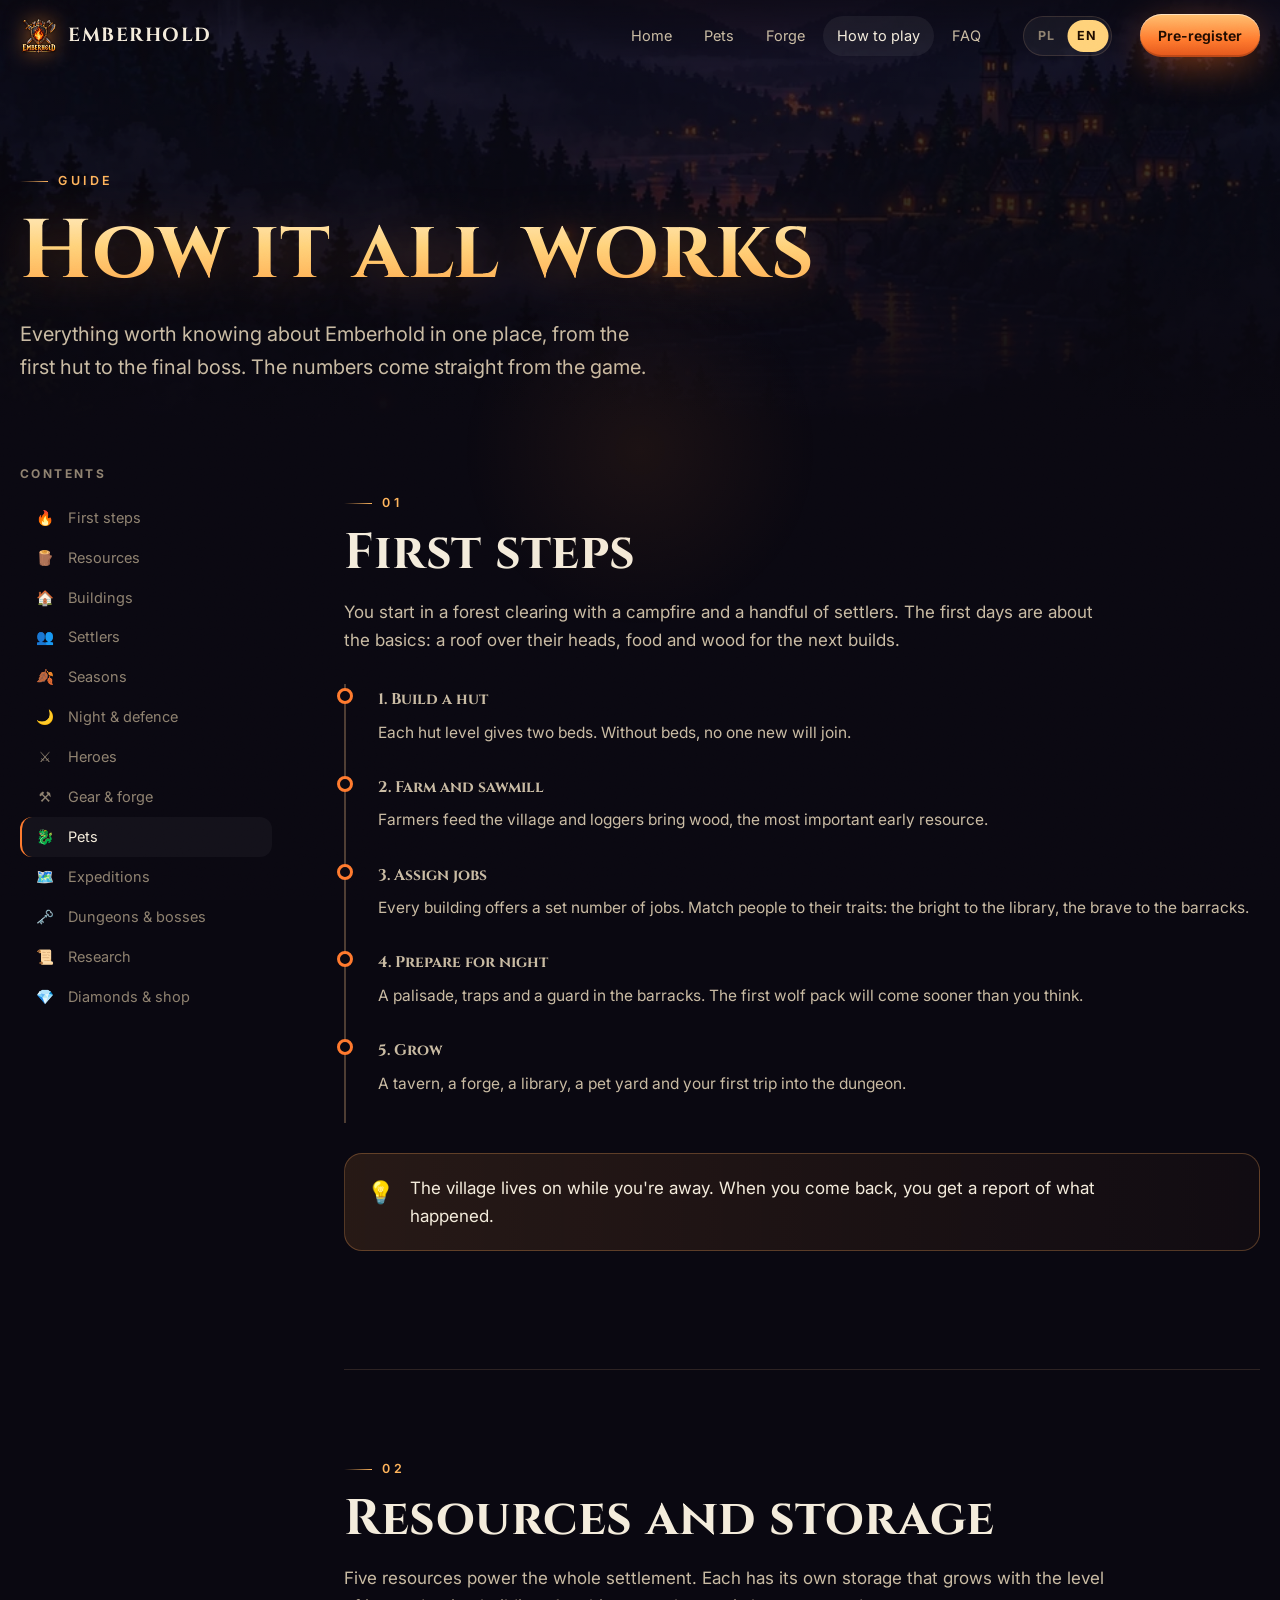
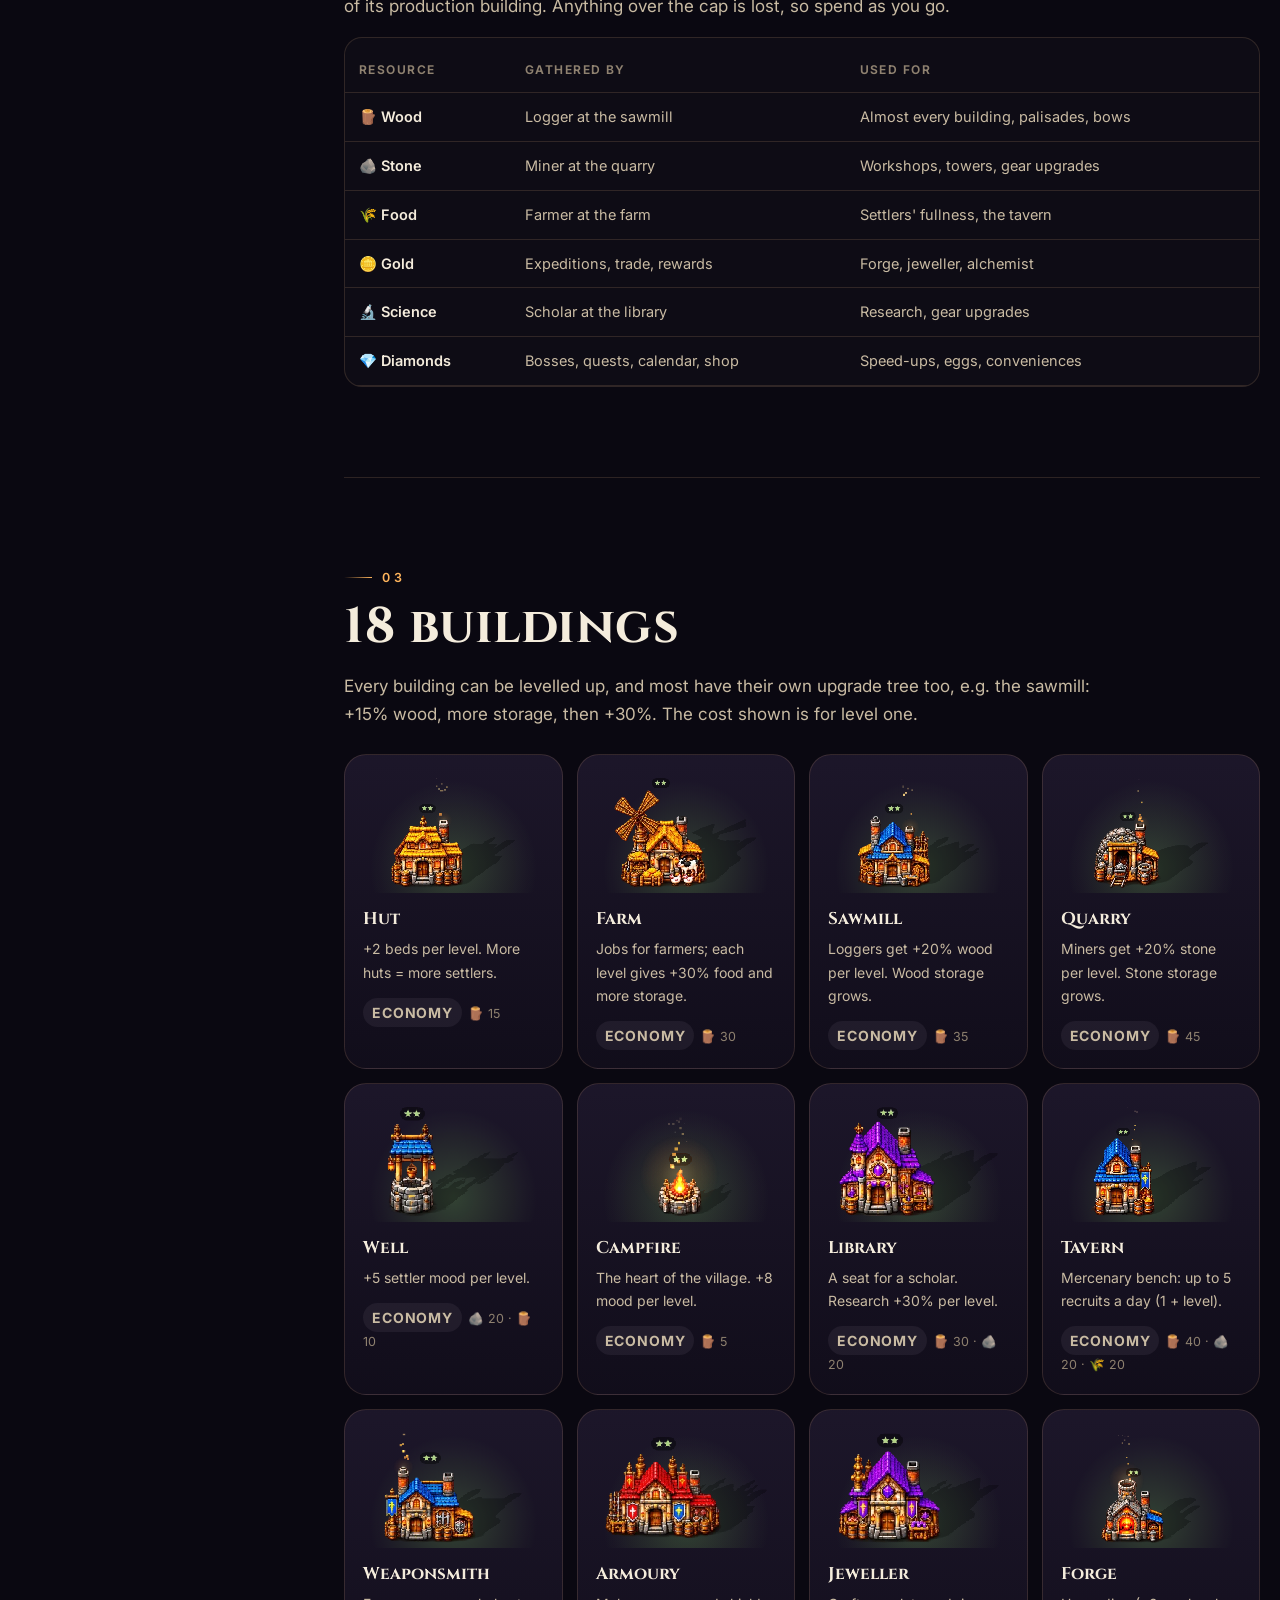
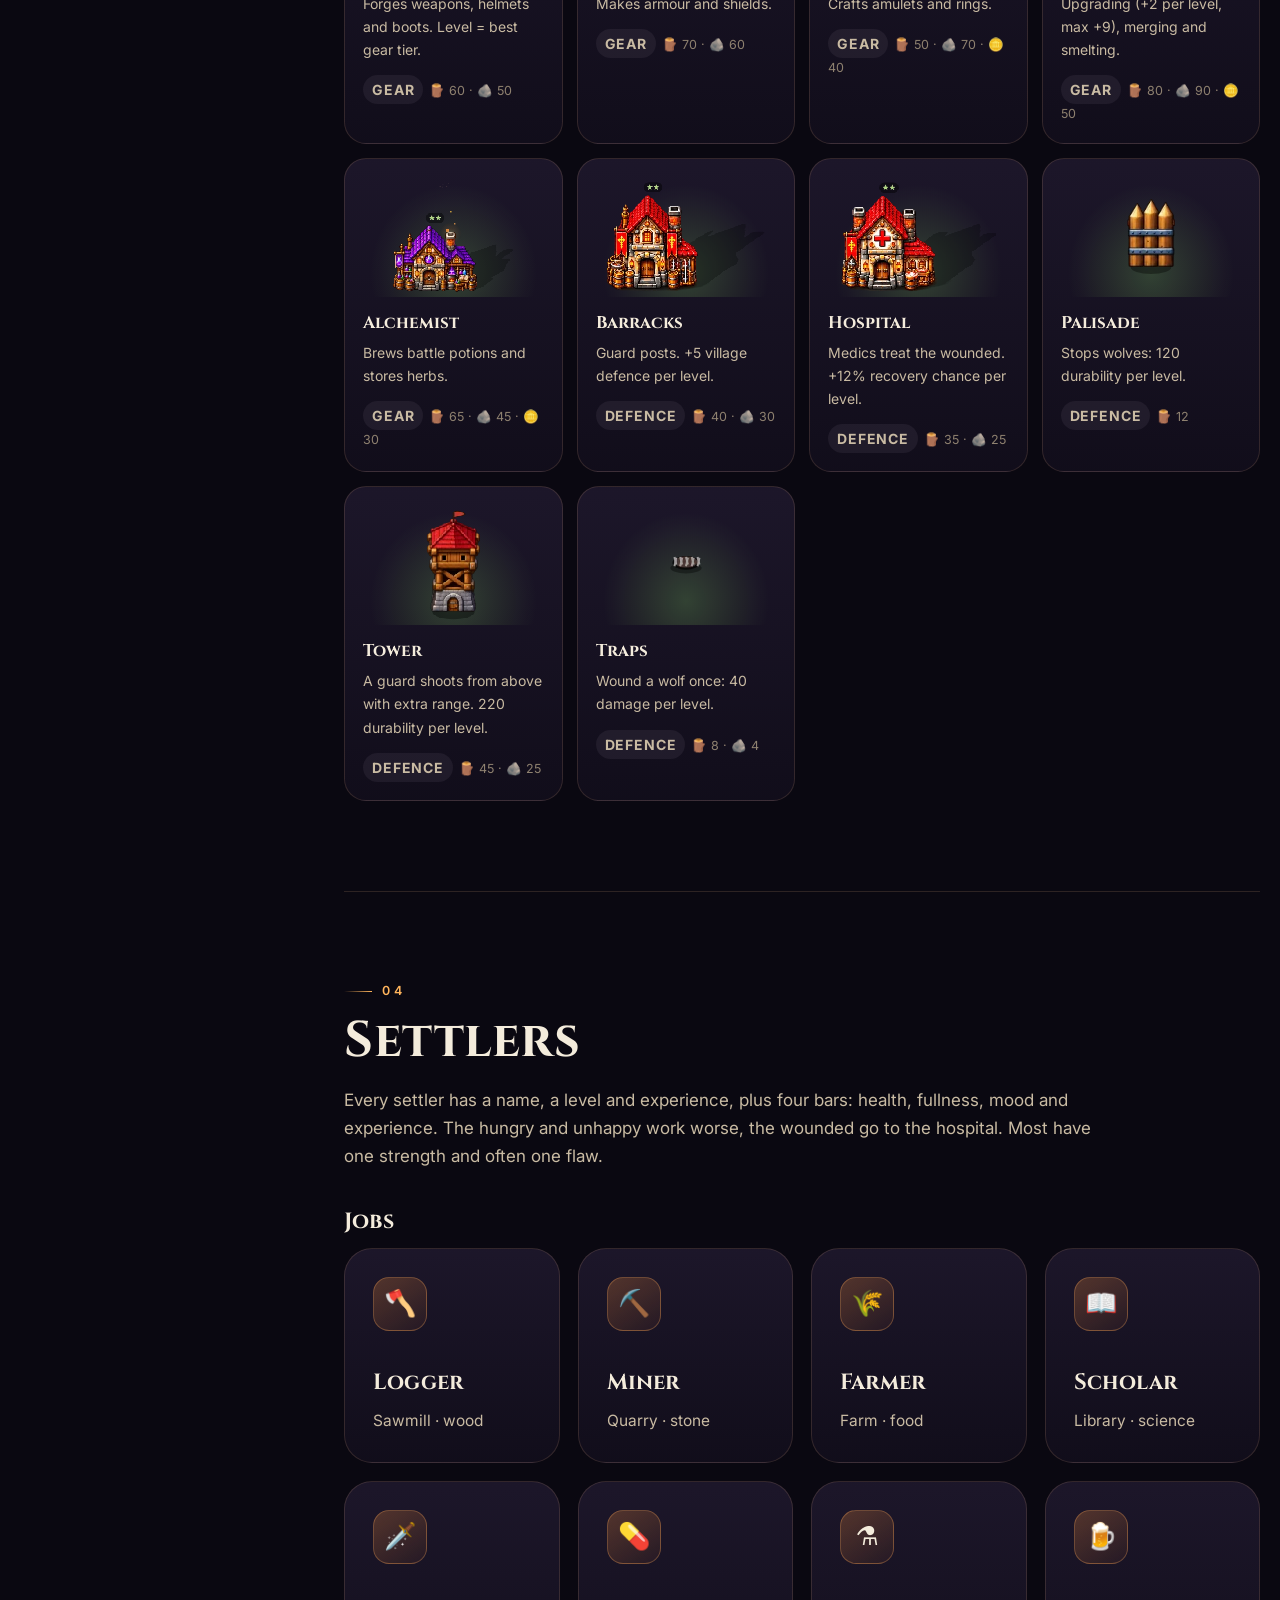
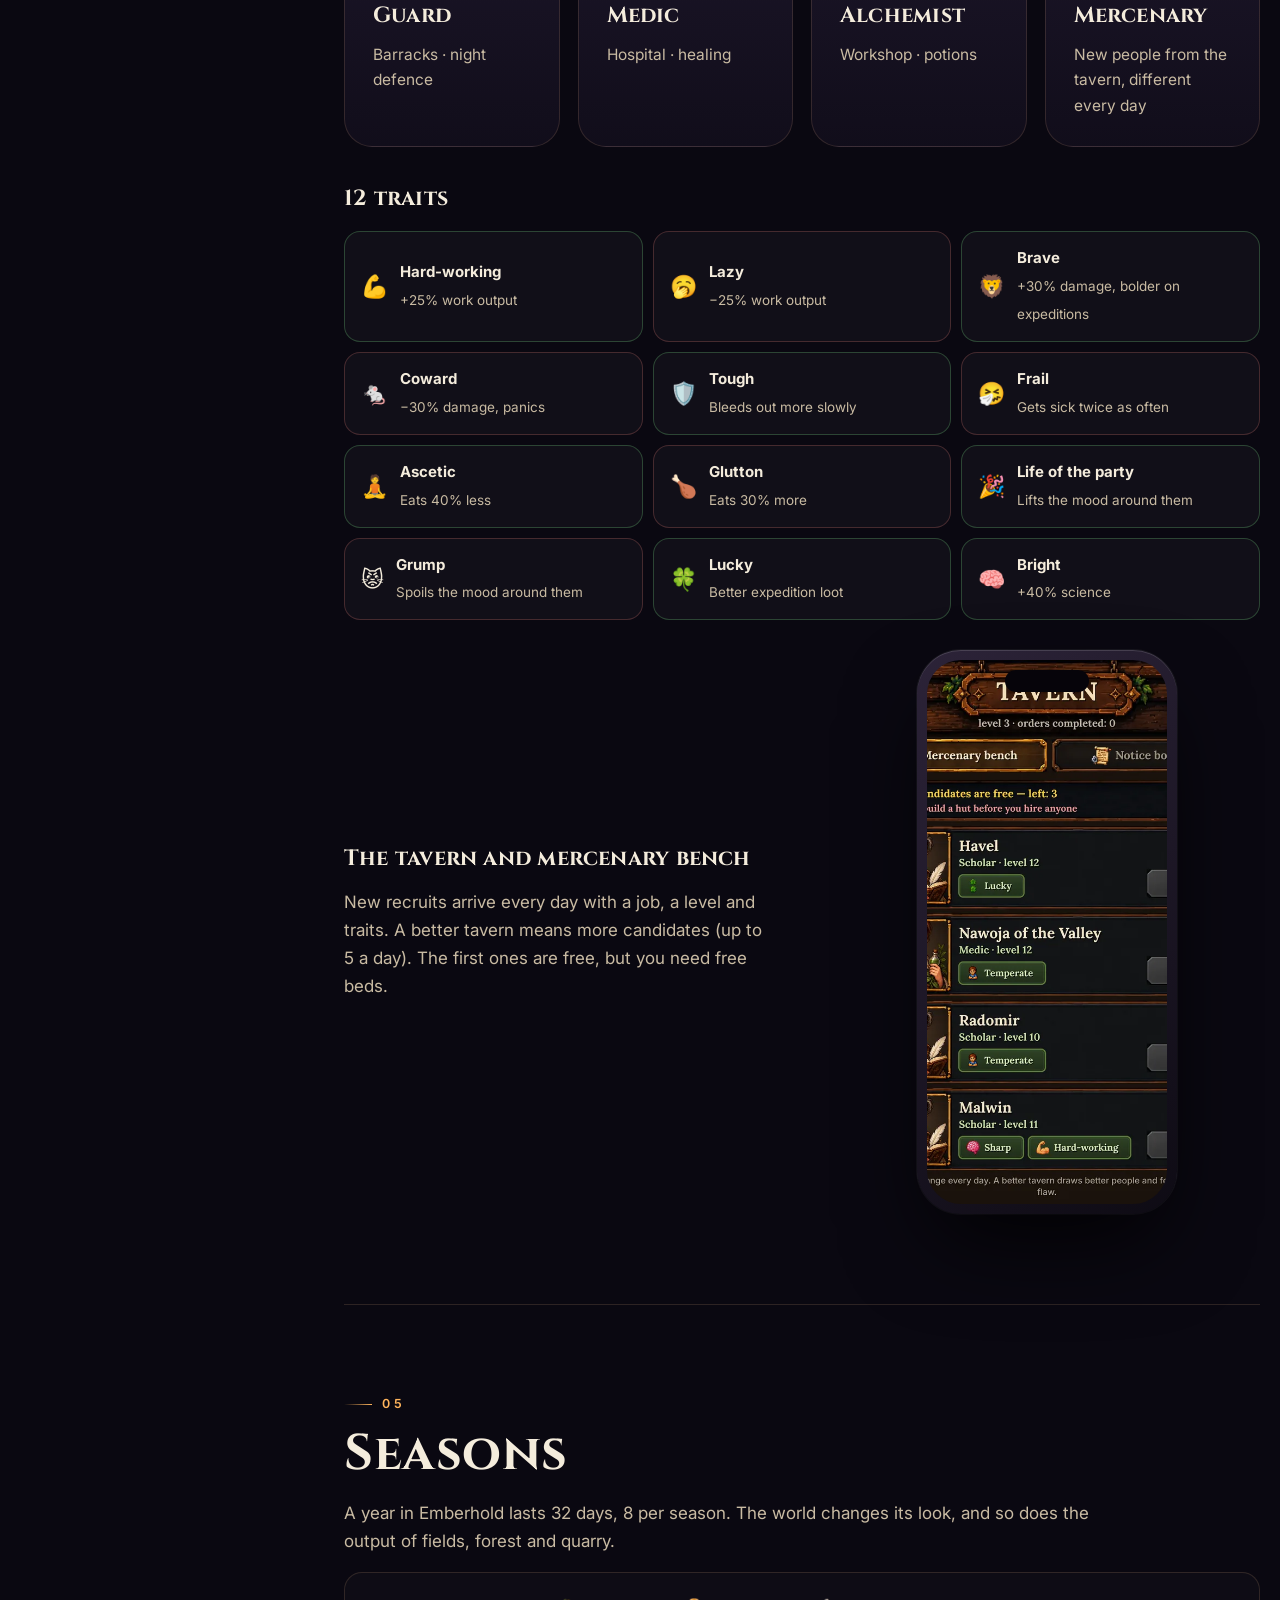
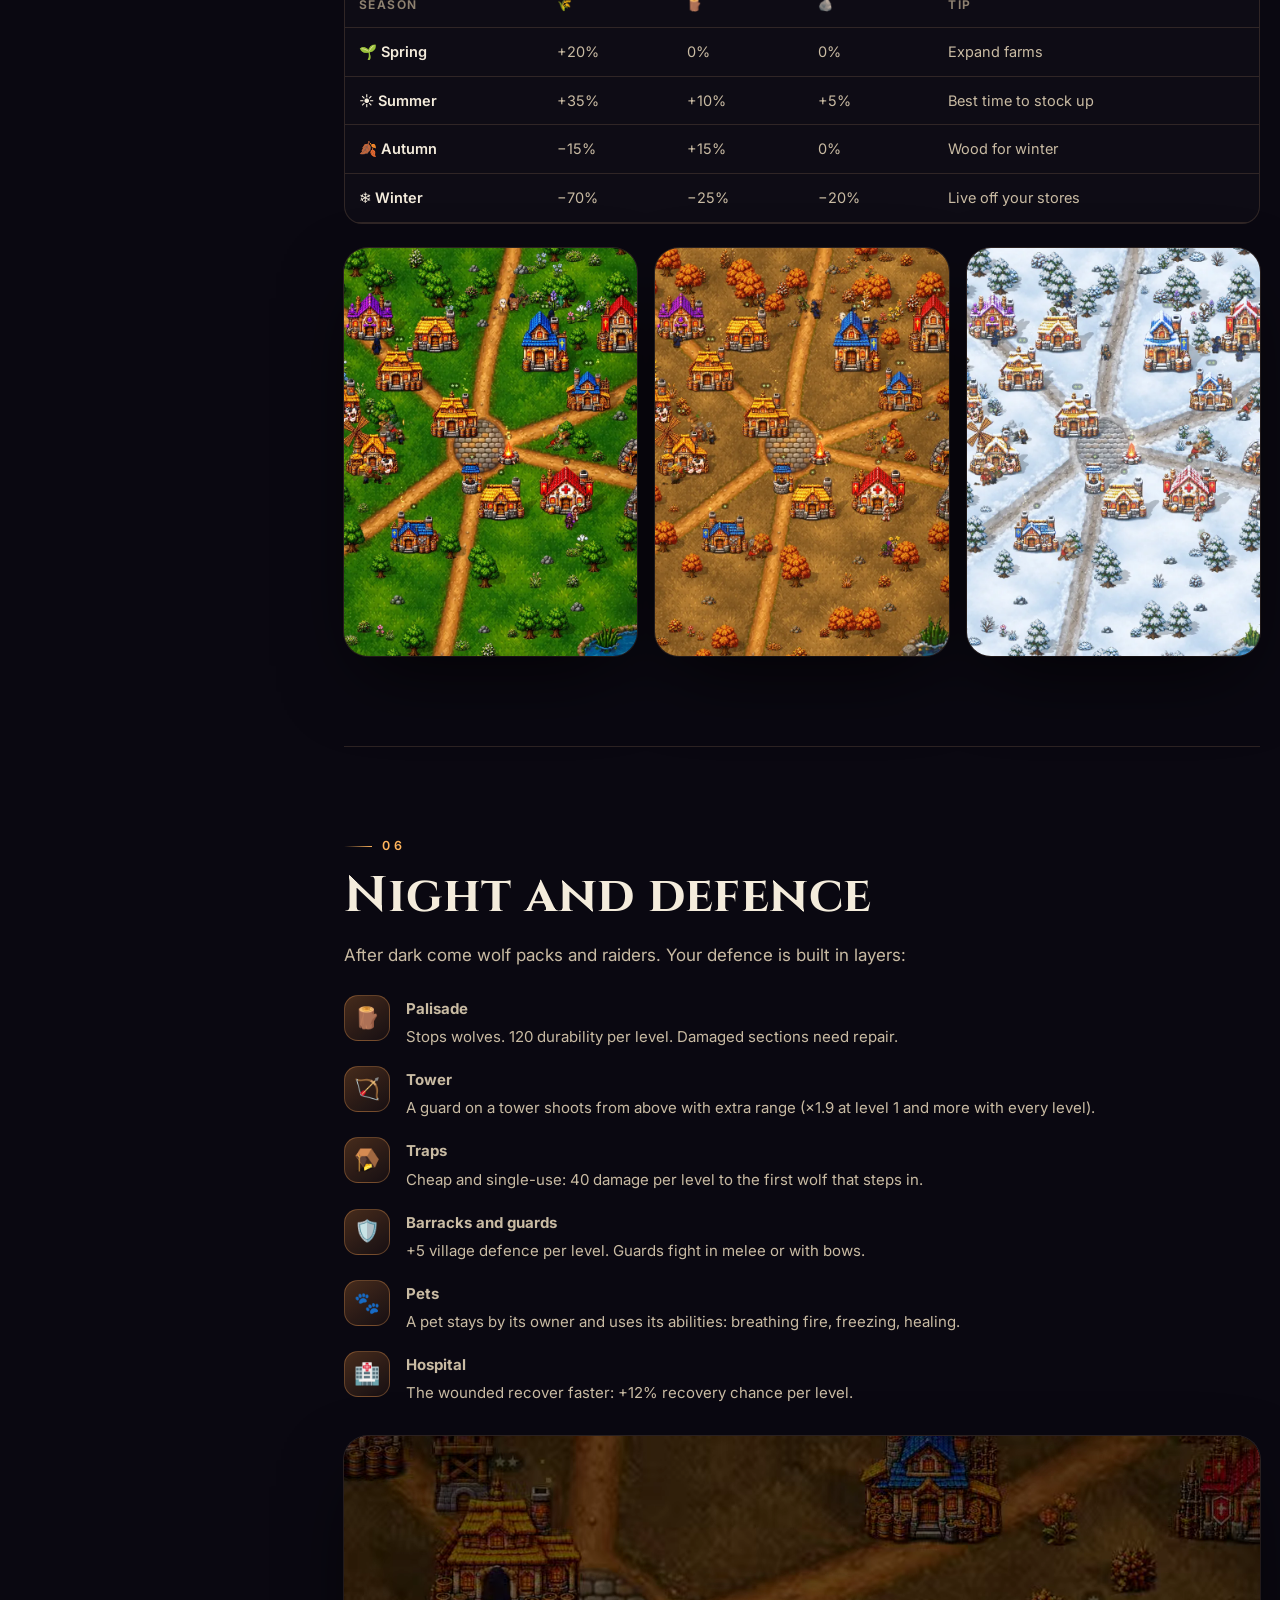
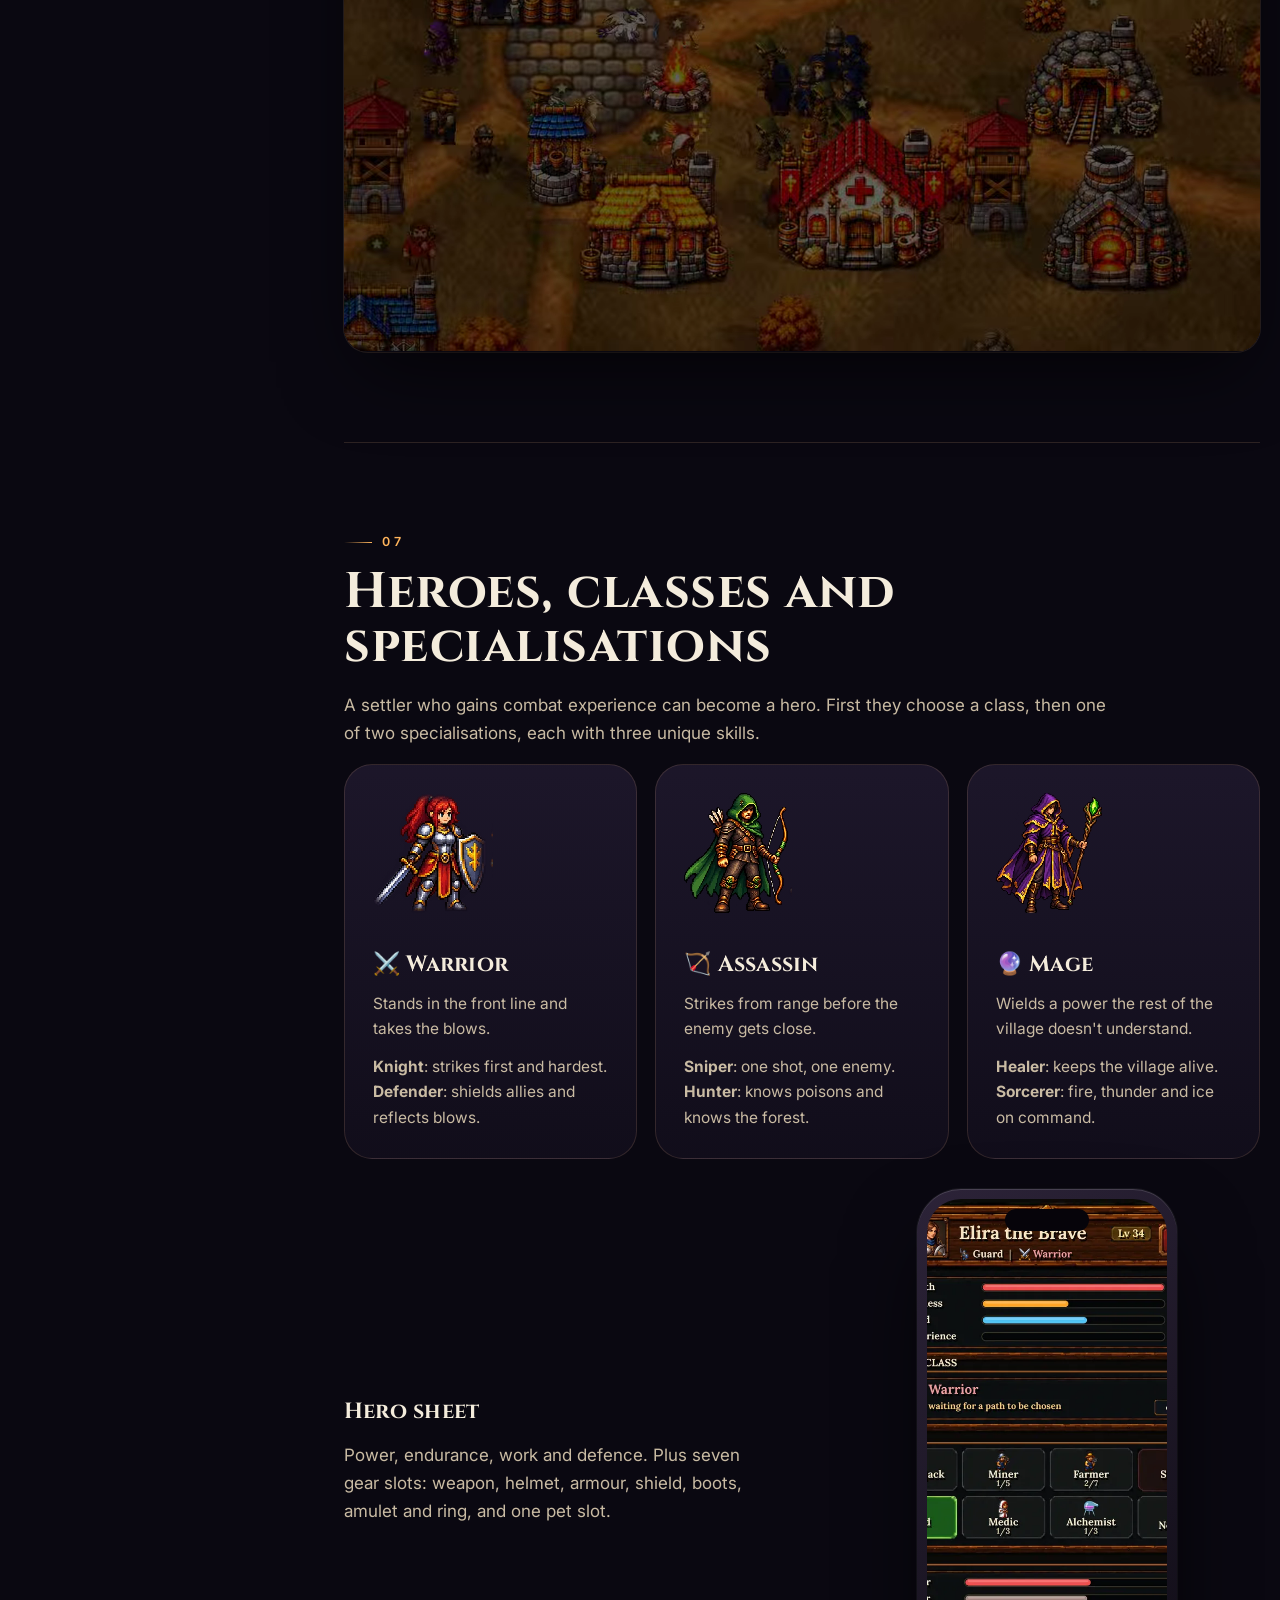
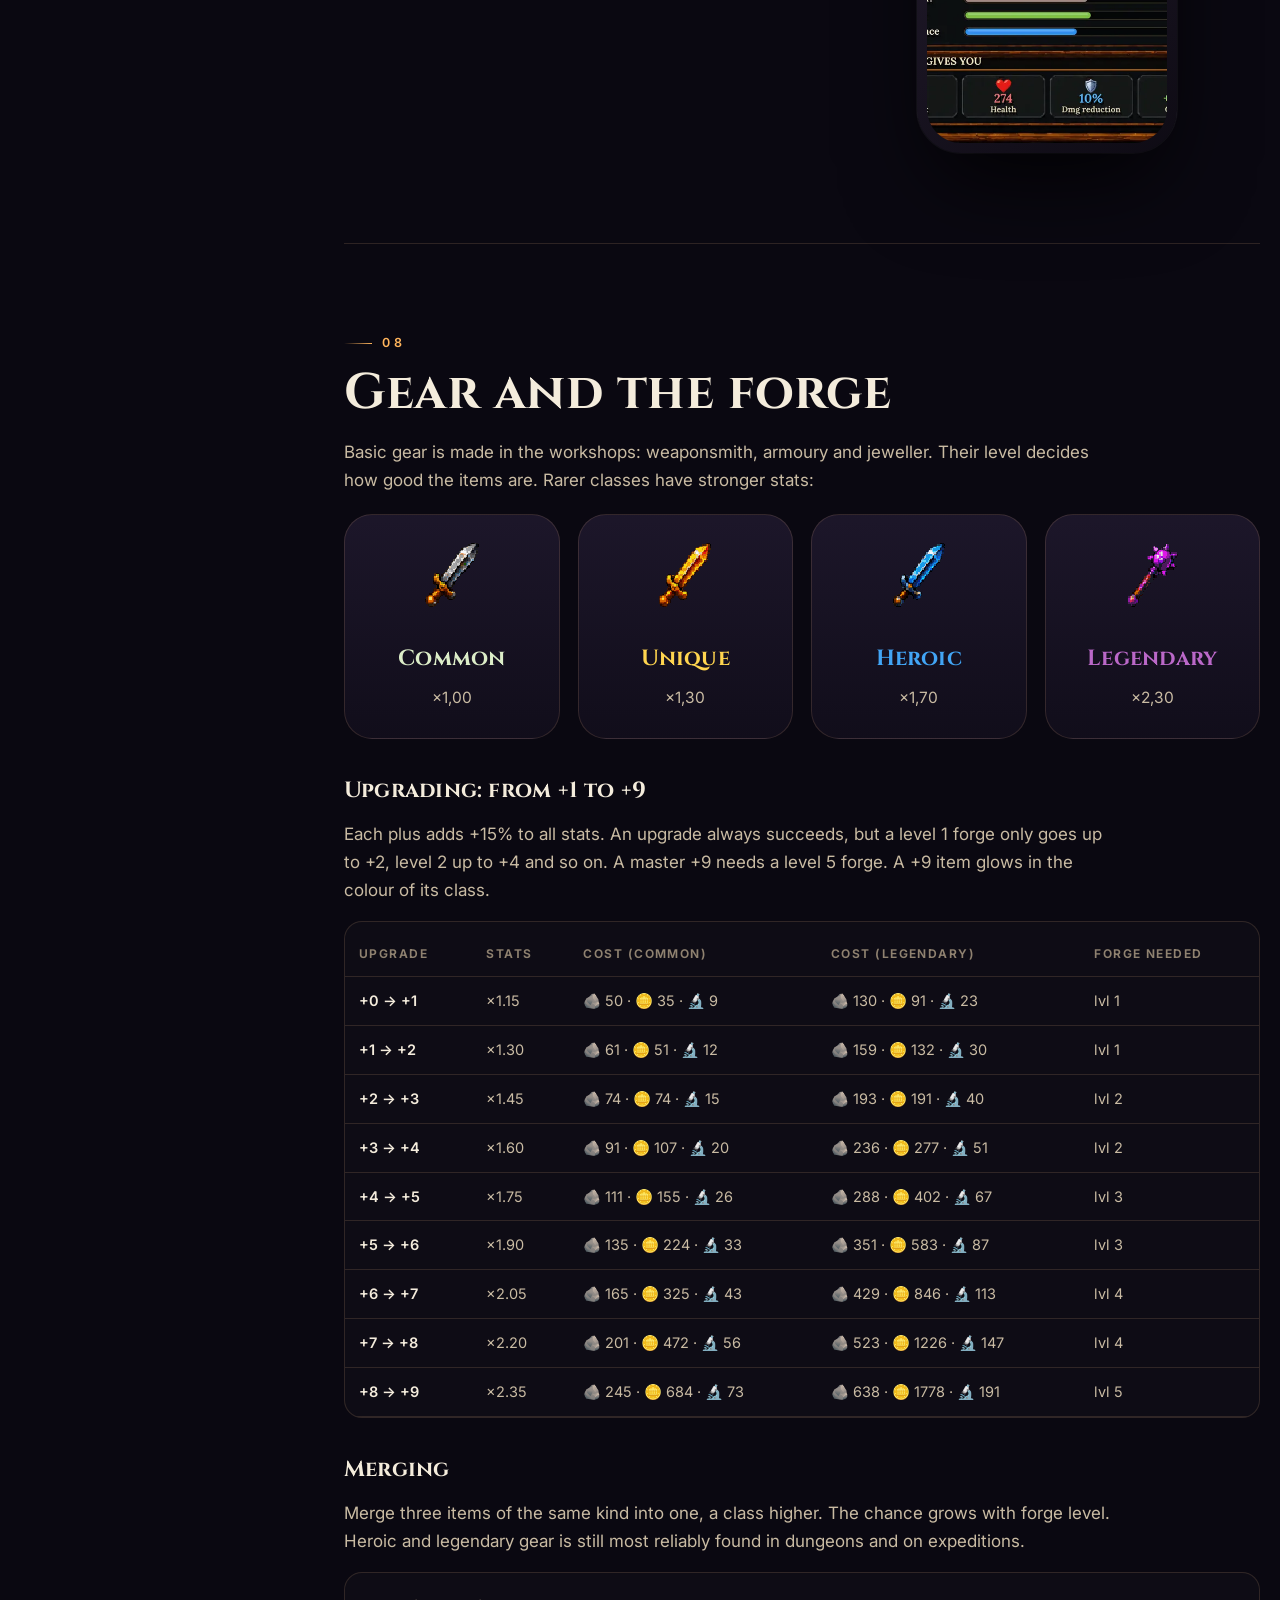
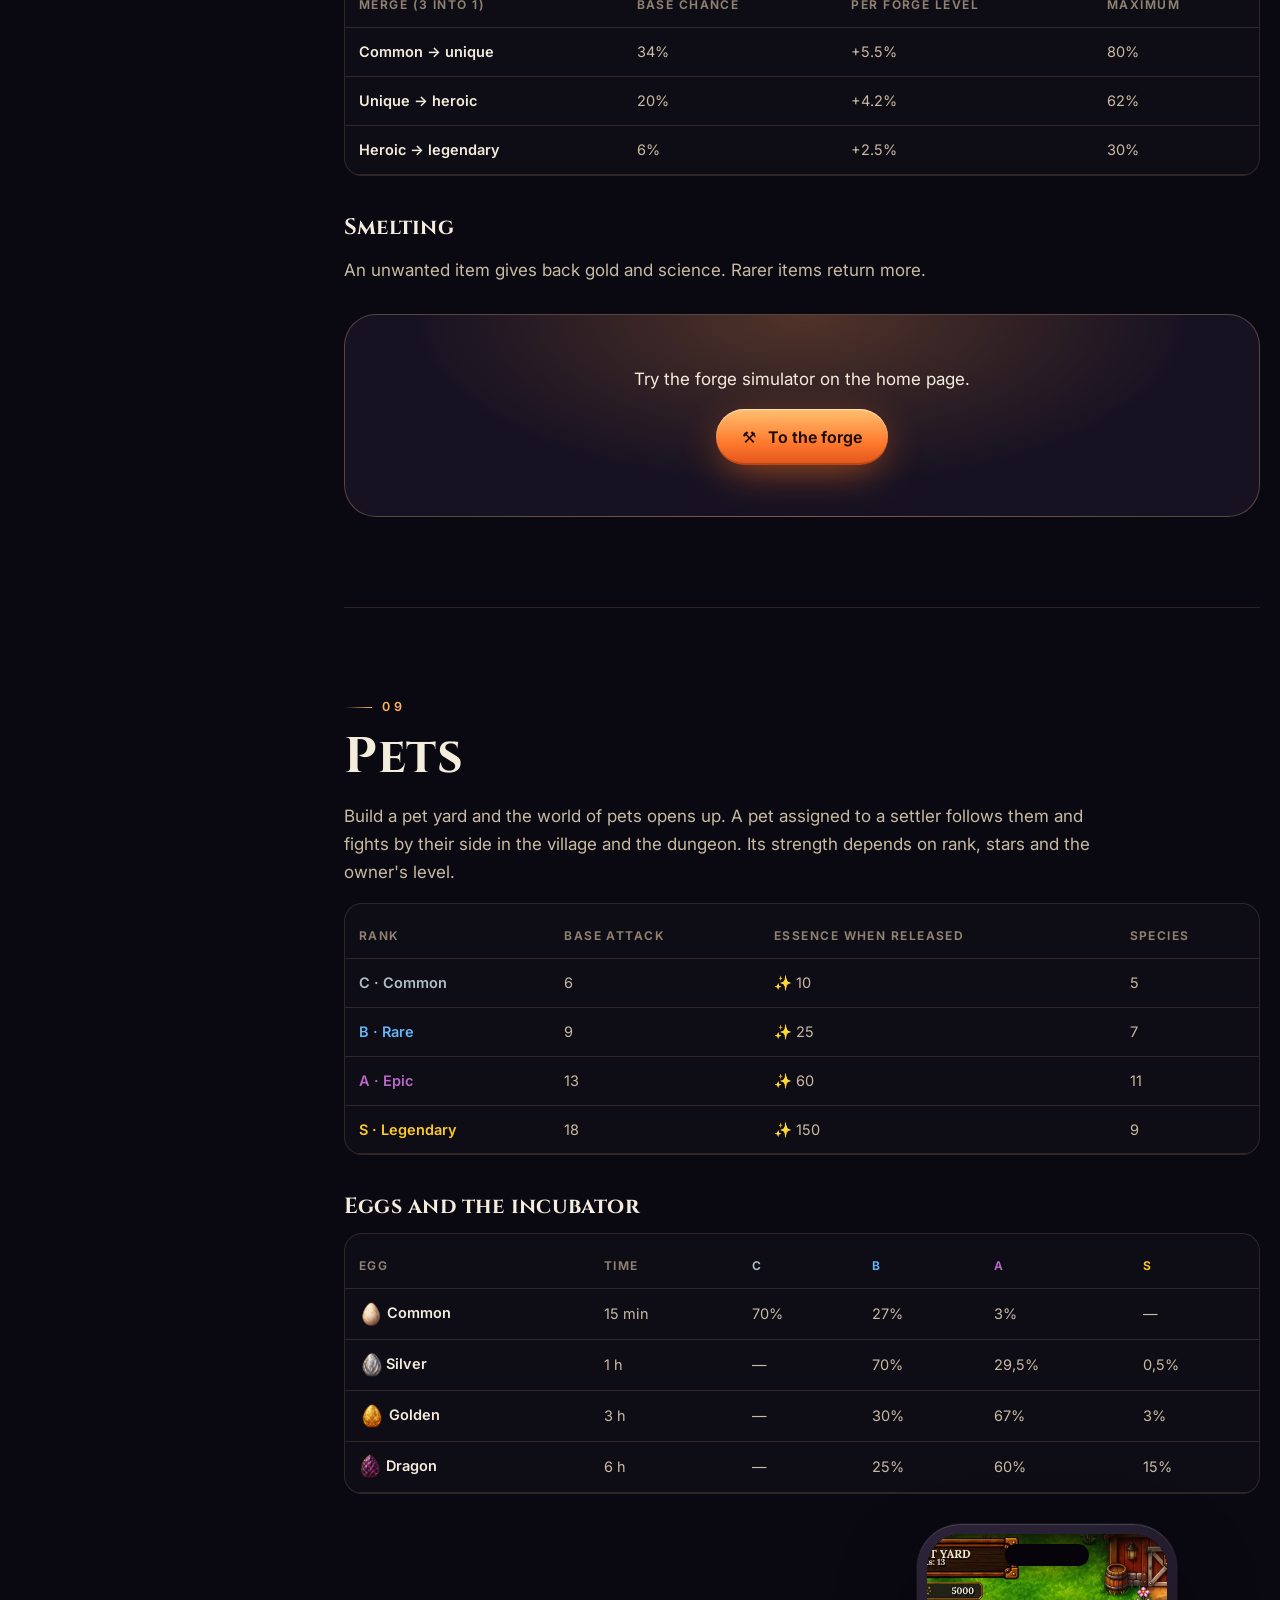
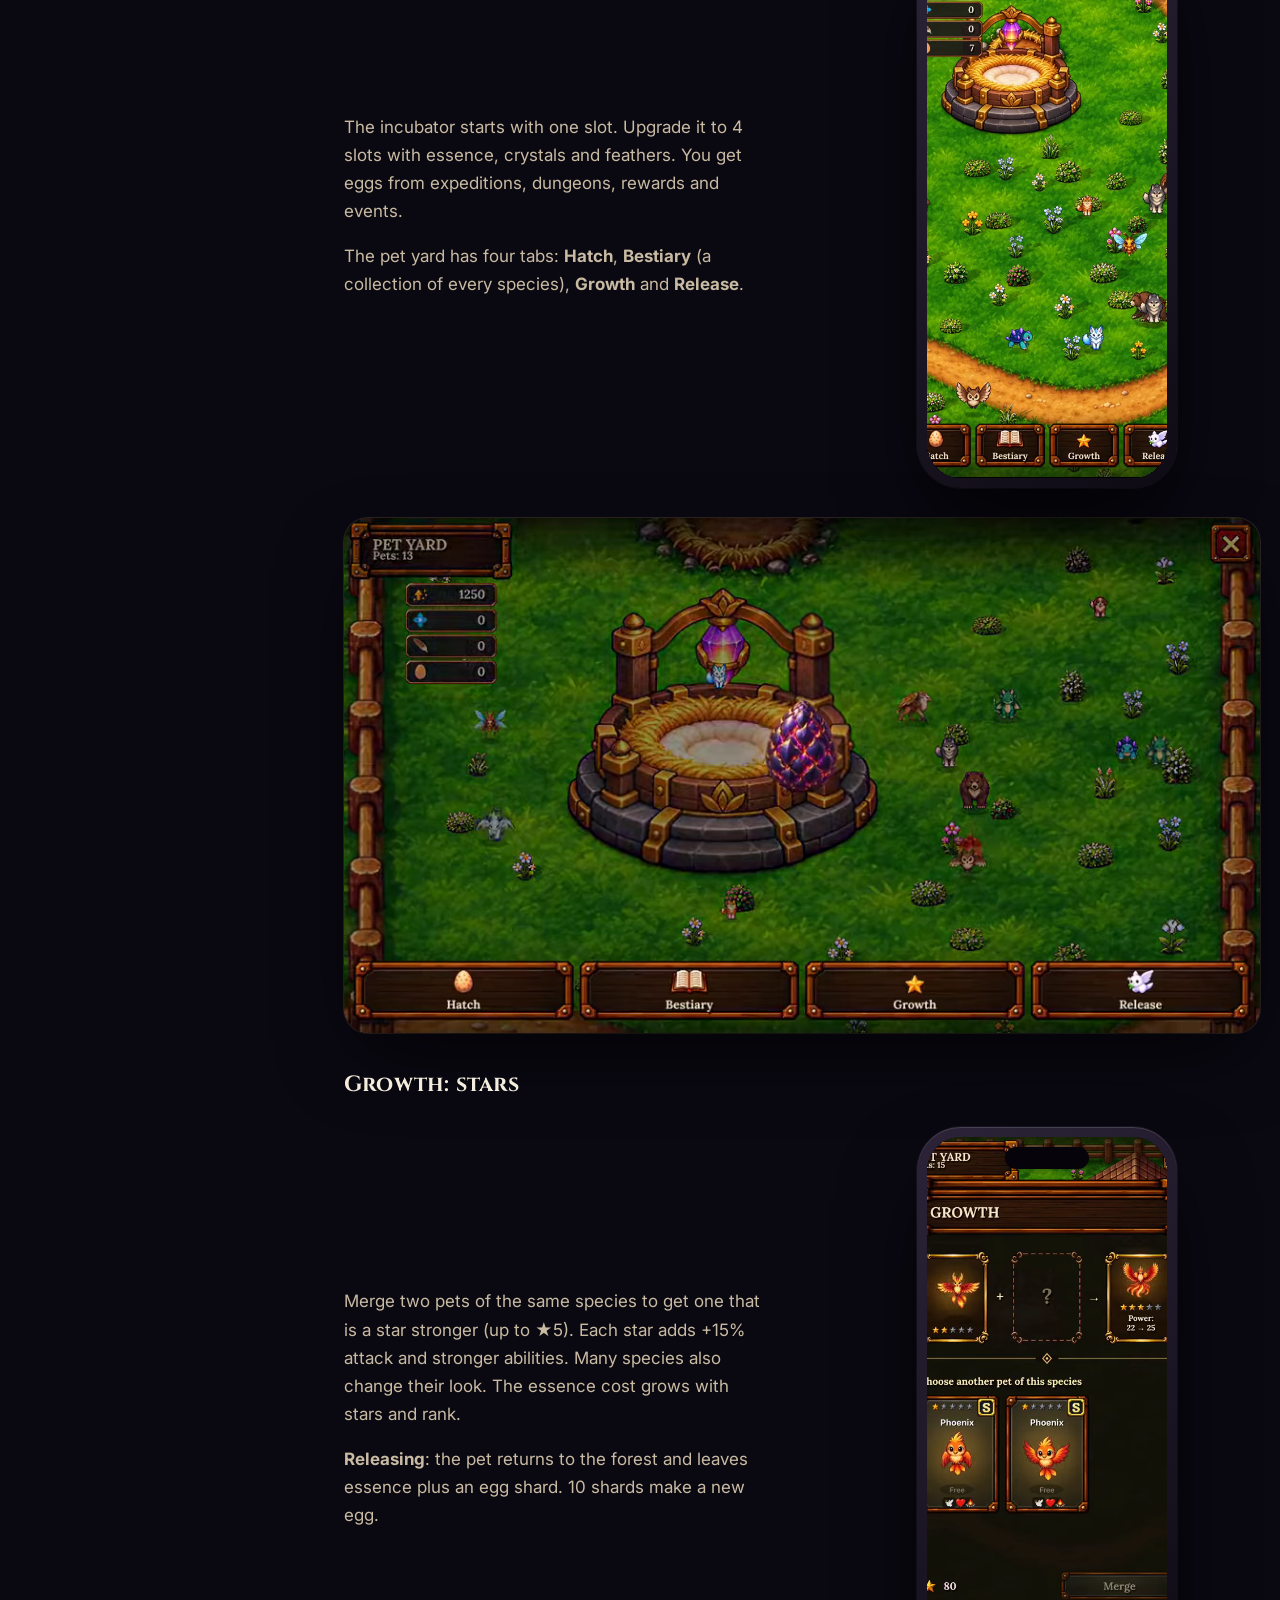
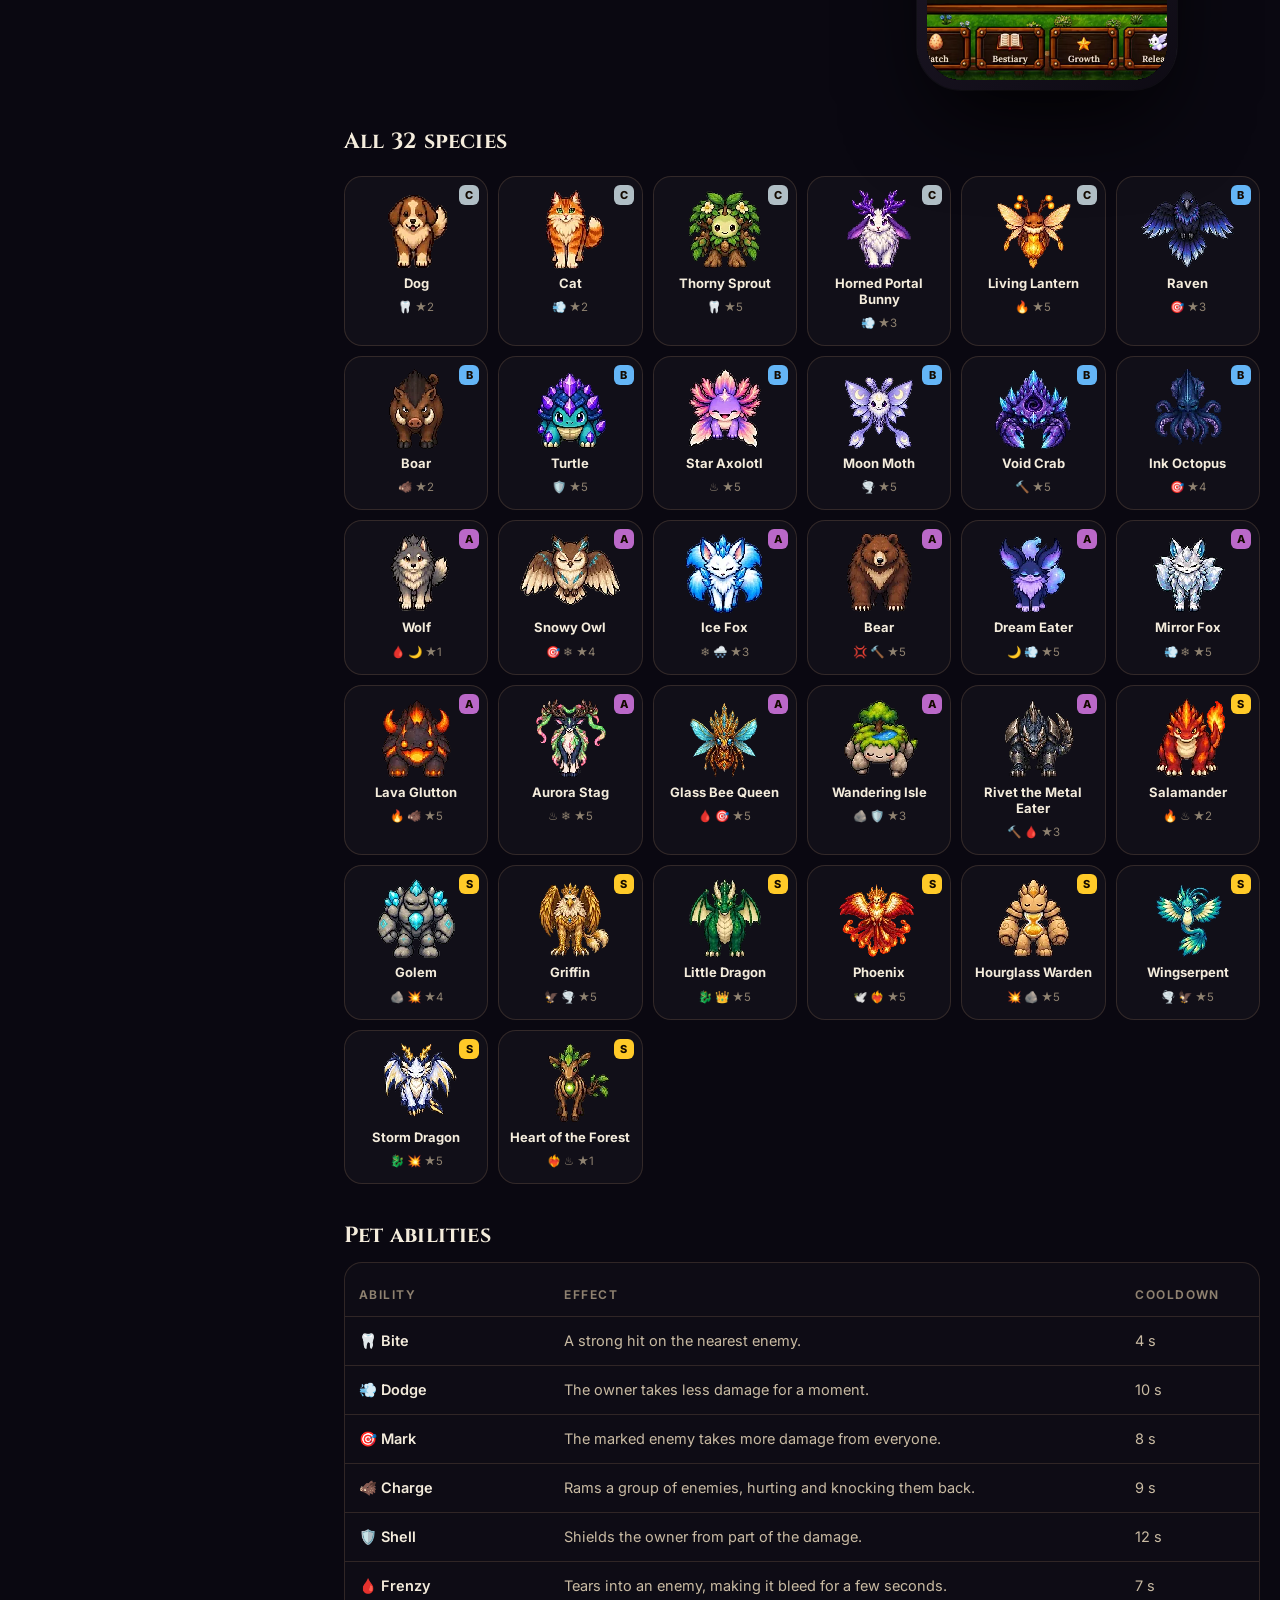
<file: jak-grac.html>
<!doctype html>
<html lang="pl">
<head>
<meta charset="utf-8">
<meta name="viewport" content="width=device-width, initial-scale=1, viewport-fit=cover">
<title>Jak grać w Emberhold — pełny przewodnik</title>
<meta name="description" content="Pełny przewodnik po Emberhold: budynki, osadnicy i ich cechy, pory roku, obrona nocą, bohaterowie, kuźnia, pety, jaja, lochy i bossowie.">
<meta name="theme-color" content="#0a0811">
<link rel="icon" type="image/png" href="img/favicon.png">
<meta property="og:title" content="Emberhold — jak grać">
<meta property="og:image" content="https://dryvorastudio.github.io/img/og.jpg">
<link rel="canonical" href="https://dryvorastudio.github.io/jak-grac.html">
<link rel="preconnect" href="https://fonts.googleapis.com">
<link rel="preconnect" href="https://fonts.gstatic.com" crossorigin>
<link href="https://fonts.googleapis.com/css2?family=Cinzel:wght@500;700;800&family=Inter:wght@400;500;600;700;800&family=Lora:ital@0;1&display=swap" rel="stylesheet">
<link rel="stylesheet" href="css/style.css?v=20261110a">
<script>(function(){try{var l=localStorage.getItem('eh_lang');}catch(e){}if(!l){l=(navigator.language||'pl').slice(0,2)==='pl'?'pl':'en';}document.documentElement.lang=l;})();</script>
<style>html[lang="pl"] .en, html[lang="en"] .pl{display:none!important}</style>
</head>
<body>
<header class="nav tlo" id="nav">
  <div class="wrap">
    <a href="index.html" class="nav-logo"><img src="img/logo.webp" alt="" width="38" height="38">EMBERHOLD</a>
    <nav class="nav-linki" id="menu">
      <a href="index.html"><span class="pl">Strona główna</span><span class="en">Home</span></a>
      <a href="index.html#pety"><span class="pl">Pety</span><span class="en">Pets</span></a>
      <a href="index.html#kuznia"><span class="pl">Kuźnia</span><span class="en">Forge</span></a>
      <a href="jak-grac.html" class="akt"><span class="pl">Jak grać</span><span class="en">How to play</span></a>
      <a href="index.html#faq">FAQ</a>
    </nav>
    <div class="jezyk" id="jezyk" role="group" aria-label="Język / Language"><i></i><button data-l="pl">PL</button><button data-l="en">EN</button></div>
    <a class="btn btn-zar btn-nav" href="index.html#rejestracja"><span class="pl">Zarejestruj się</span><span class="en">Pre-register</span></a>
    <button class="burger" id="burger" aria-label="Menu"><span></span><span></span><span></span></button>
  </div>
</header>

<section class="podhero">
  <div class="podhero-tlo"></div>
  <div class="wrap" style="position:relative">
    <span class="oko wej"><span class="pl">Przewodnik</span><span class="en">Guide</span></span>
    <h1 class="wej"><span class="zl pl">Jak to wszystko działa</span><span class="zl en">How it all works</span></h1>
    <p class="lead wej"><span class="pl">Wszystko, co warto wiedzieć o Emberhold, w jednym miejscu: od pierwszej chaty po ostatniego bossa. Liczby pochodzą prosto z gry.</span><span class="en">Everything worth knowing about Emberhold in one place, from the first hut to the final boss. The numbers come straight from the game.</span></p>
  </div>
</section>

<div class="wrap przewodnik">
  <aside class="spis" id="spis">
    <b><span class="pl">Spis treści</span><span class="en">Contents</span></b>
    <a href="#start"><span>🔥</span><span class="pl">Pierwsze kroki</span><span class="en">First steps</span></a>
    <a href="#surowce"><span>🪵</span><span class="pl">Surowce</span><span class="en">Resources</span></a>
    <a href="#budynki-r"><span>🏠</span><span class="pl">Budynki</span><span class="en">Buildings</span></a>
    <a href="#osadnicy"><span>👥</span><span class="pl">Osadnicy</span><span class="en">Settlers</span></a>
    <a href="#pory"><span>🍂</span><span class="pl">Pory roku</span><span class="en">Seasons</span></a>
    <a href="#noc"><span>🌙</span><span class="pl">Noc i obrona</span><span class="en">Night & defence</span></a>
    <a href="#bohaterowie"><span>⚔️</span><span class="pl">Bohaterowie</span><span class="en">Heroes</span></a>
    <a href="#kuznia"><span>⚒️</span><span class="pl">Ekwipunek i kuźnia</span><span class="en">Gear & forge</span></a>
    <a href="#pety"><span>🐉</span><span class="pl">Pety</span><span class="en">Pets</span></a>
    <a href="#wyprawy"><span>🗺️</span><span class="pl">Wyprawy</span><span class="en">Expeditions</span></a>
    <a href="#lochy"><span>🗝️</span><span class="pl">Lochy i bossowie</span><span class="en">Dungeons & bosses</span></a>
    <a href="#badania"><span>📜</span><span class="pl">Badania</span><span class="en">Research</span></a>
    <a href="#sklep"><span>💎</span><span class="pl">Diamenty i sklep</span><span class="en">Diamonds & shop</span></a>
  </aside>

  <main>
    <!-- 1 -->
    <section class="rozdzial" id="start">
      <span class="oko">01</span>
      <h2><span class="pl">Pierwsze kroki</span><span class="en">First steps</span></h2>
      <p><span class="pl">Zaczynasz na leśnej polanie z ogniskiem i garstką osadników. Pierwsze dni to fundamenty: dach nad głową, jedzenie i drewno na kolejne budowy.</span><span class="en">You start in a forest clearing with a campfire and a handful of settlers. The first days are about the basics: a roof over their heads, food and wood for the next builds.</span></p>
      <div class="oś">
        <div><b><span class="pl">1. Postaw chatę</span><span class="en">1. Build a hut</span></b><span class="pl">Każdy poziom chaty to dwa miejsca do spania. Bez łóżek nikt nowy nie dołączy.</span><span class="en">Each hut level gives two beds. Without beds, no one new will join.</span></div>
        <div><b><span class="pl">2. Farma i tartak</span><span class="en">2. Farm and sawmill</span></b><span class="pl">Rolnicy karmią wioskę, drwale dają drewno, najważniejszy surowiec na start.</span><span class="en">Farmers feed the village and loggers bring wood, the most important early resource.</span></div>
        <div><b><span class="pl">3. Przydziel zawody</span><span class="en">3. Assign jobs</span></b><span class="pl">Każdy budynek daje określoną liczbę etatów. Dopasuj ludzi do cech: bystry do biblioteki, odważny do koszar.</span><span class="en">Every building offers a set number of jobs. Match people to their traits: the bright to the library, the brave to the barracks.</span></div>
        <div><b><span class="pl">4. Przygotuj się na noc</span><span class="en">4. Prepare for night</span></b><span class="pl">Palisada, wnyki i strażnik w koszarach. Pierwsza wataha przyjdzie szybciej, niż myślisz.</span><span class="en">A palisade, traps and a guard in the barracks. The first wolf pack will come sooner than you think.</span></div>
        <div><b><span class="pl">5. Rośnij</span><span class="en">5. Grow</span></b><span class="pl">Tawerna, kuźnia, biblioteka, zagroda dla petów i pierwsza wyprawa do lochu.</span><span class="en">A tavern, a forge, a library, a pet yard and your first trip into the dungeon.</span></div>
      </div>
      <div class="wskazowka"><p><span class="pl">Wioska żyje także, gdy nie grasz. Po powrocie dostaniesz raport z tego, co się wydarzyło.</span><span class="en">The village lives on while you're away. When you come back, you get a report of what happened.</span></p></div>
    </section>

    <!-- 2 -->
    <section class="rozdzial" id="surowce">
      <span class="oko">02</span>
      <h2><span class="pl">Surowce i magazyny</span><span class="en">Resources and storage</span></h2>
      <p><span class="pl">Pięć surowców napędza całą osadę. Każdy ma swój magazyn, który rośnie razem z poziomem budynku produkcyjnego. Nadmiar przepada, więc warto wydawać na bieżąco.</span><span class="en">Five resources power the whole settlement. Each has its own storage that grows with the level of its production building. Anything over the cap is lost, so spend as you go.</span></p>
      <div class="przewin"><table class="tabela">
        <tr><th><span class="pl">Surowiec</span><span class="en">Resource</span></th><th><span class="pl">Kto zdobywa</span><span class="en">Gathered by</span></th><th><span class="pl">Na co</span><span class="en">Used for</span></th></tr>
        <tr><td>🪵 <span class="pl">Drewno</span><span class="en">Wood</span></td><td><span class="pl">Drwal w tartaku</span><span class="en">Logger at the sawmill</span></td><td><span class="pl">Prawie każdy budynek, palisady, łuki</span><span class="en">Almost every building, palisades, bows</span></td></tr>
        <tr><td>🪨 <span class="pl">Kamień</span><span class="en">Stone</span></td><td><span class="pl">Górnik w kopalni</span><span class="en">Miner at the quarry</span></td><td><span class="pl">Warsztaty, wieże, ulepszanie sprzętu</span><span class="en">Workshops, towers, gear upgrades</span></td></tr>
        <tr><td>🌾 <span class="pl">Żywność</span><span class="en">Food</span></td><td><span class="pl">Rolnik na farmie</span><span class="en">Farmer at the farm</span></td><td><span class="pl">Sytość osadników, tawerna</span><span class="en">Settlers' fullness, the tavern</span></td></tr>
        <tr><td>🪙 <span class="pl">Złoto</span><span class="en">Gold</span></td><td><span class="pl">Wyprawy, handel, nagrody</span><span class="en">Expeditions, trade, rewards</span></td><td><span class="pl">Kuźnia, jubiler, alchemik</span><span class="en">Forge, jeweller, alchemist</span></td></tr>
        <tr><td>🔬 <span class="pl">Nauka</span><span class="en">Science</span></td><td><span class="pl">Uczony w bibliotece</span><span class="en">Scholar at the library</span></td><td><span class="pl">Badania, ulepszanie sprzętu</span><span class="en">Research, gear upgrades</span></td></tr>
        <tr><td>💎 <span class="pl">Diamenty</span><span class="en">Diamonds</span></td><td><span class="pl">Bossowie, zadania, kalendarz, sklep</span><span class="en">Bosses, quests, calendar, shop</span></td><td><span class="pl">Przyspieszenia, jaja, wygody</span><span class="en">Speed-ups, eggs, conveniences</span></td></tr>
      </table></div>
    </section>

    <!-- 3 -->
    <section class="rozdzial" id="budynki-r">
      <span class="oko">03</span>
      <h2><span class="pl">18 budynków</span><span class="en">18 buildings</span></h2>
      <p><span class="pl">Każdy budynek można rozbudowywać na kolejne poziomy, a większość ma też własne drzewko ulepszeń, np. tartak: +15% drewna, większy magazyn, potem +30%. Koszt poniżej dotyczy pierwszego poziomu.</span><span class="en">Every building can be levelled up, and most have their own upgrade tree too, e.g. the sawmill: +15% wood, more storage, then +30%. The cost shown is for level one.</span></p>
      <div class="budynki" id="budynki"></div>
    </section>

    <!-- 4 -->
    <section class="rozdzial" id="osadnicy">
      <span class="oko">04</span>
      <h2><span class="pl">Osadnicy</span><span class="en">Settlers</span></h2>
      <p><span class="pl">Każdy osadnik ma imię, poziom i doświadczenie oraz cztery paski: zdrowie, sytość, nastrój i doświadczenie. Głodny i smutny pracuje gorzej, ranny trafia do szpitala. Większość ma jedną zaletę i często jedną wadę.</span><span class="en">Every settler has a name, a level and experience, plus four bars: health, fullness, mood and experience. The hungry and unhappy work worse, the wounded go to the hospital. Most have one strength and often one flaw.</span></p>
      <h3><span class="pl">Zawody</span><span class="en">Jobs</span></h3>
      <div class="siatka s4">
        <div class="karta"><div class="ikona">🪓</div><h3><span class="pl">Drwal</span><span class="en">Logger</span></h3><p><span class="pl">Tartak · drewno</span><span class="en">Sawmill · wood</span></p></div>
        <div class="karta"><div class="ikona">⛏️</div><h3><span class="pl">Górnik</span><span class="en">Miner</span></h3><p><span class="pl">Kopalnia · kamień</span><span class="en">Quarry · stone</span></p></div>
        <div class="karta"><div class="ikona">🌾</div><h3><span class="pl">Rolnik</span><span class="en">Farmer</span></h3><p><span class="pl">Farma · żywność</span><span class="en">Farm · food</span></p></div>
        <div class="karta"><div class="ikona">📖</div><h3><span class="pl">Uczony</span><span class="en">Scholar</span></h3><p><span class="pl">Biblioteka · nauka</span><span class="en">Library · science</span></p></div>
        <div class="karta"><div class="ikona">🗡️</div><h3><span class="pl">Strażnik</span><span class="en">Guard</span></h3><p><span class="pl">Koszary · obrona nocą</span><span class="en">Barracks · night defence</span></p></div>
        <div class="karta"><div class="ikona">💊</div><h3><span class="pl">Medyk</span><span class="en">Medic</span></h3><p><span class="pl">Szpital · leczenie</span><span class="en">Hospital · healing</span></p></div>
        <div class="karta"><div class="ikona">⚗️</div><h3><span class="pl">Alchemik</span><span class="en">Alchemist</span></h3><p><span class="pl">Pracownia · mikstury</span><span class="en">Workshop · potions</span></p></div>
        <div class="karta"><div class="ikona">🍺</div><h3><span class="pl">Najemnik</span><span class="en">Mercenary</span></h3><p><span class="pl">Nowi ludzie z tawerny, codziennie inni</span><span class="en">New people from the tavern, different every day</span></p></div>
      </div>
      <h3><span class="pl">12 cech charakteru</span><span class="en">12 traits</span></h3>
      <div class="cechy" id="cechy"></div>
      <div class="duo"><div><h3 style="margin-top:0"><span class="pl">Tawerna i ława najemnych</span><span class="en">The tavern and mercenary bench</span></h3><p><span class="pl">Codziennie przychodzą nowi chętni z gotowym zawodem, poziomem i cechami. Lepsza tawerna to więcej kandydatów (do 5 dziennie). Pierwsi są za darmo, ale potrzebujesz wolnych łóżek.</span><span class="en">New recruits arrive every day with a job, a level and traits. A better tavern means more candidates (up to 5 a day). The first ones are free, but you need free beds.</span></p></div>
        <div class="telefon" style="width:min(260px,70vw)"><img src="img/s_k_tawerna.webp" alt="" loading="lazy"></div></div>
    </section>

    <!-- 5 -->
    <section class="rozdzial" id="pory">
      <span class="oko">05</span>
      <h2><span class="pl">Pory roku</span><span class="en">Seasons</span></h2>
      <p><span class="pl">Rok w Emberhold ma 32 dni, po 8 na każdą porę. Zmienia się wygląd świata i to, ile dają pola, las i kopalnia.</span><span class="en">A year in Emberhold lasts 32 days, 8 per season. The world changes its look, and so does the output of fields, forest and quarry.</span></p>
      <div class="przewin"><table class="tabela">
        <tr><th><span class="pl">Pora</span><span class="en">Season</span></th><th>🌾</th><th>🪵</th><th>🪨</th><th><span class="pl">Rada</span><span class="en">Tip</span></th></tr>
        <tr><td>🌱 <span class="pl">Wiosna</span><span class="en">Spring</span></td><td class="plus">+20%</td><td>0%</td><td>0%</td><td><span class="pl">Rozbudowuj farmy</span><span class="en">Expand farms</span></td></tr>
        <tr><td>☀️ <span class="pl">Lato</span><span class="en">Summer</span></td><td class="plus">+35%</td><td class="plus">+10%</td><td class="plus">+5%</td><td><span class="pl">Najlepszy czas na zapasy</span><span class="en">Best time to stock up</span></td></tr>
        <tr><td>🍂 <span class="pl">Jesień</span><span class="en">Autumn</span></td><td class="minus">−15%</td><td class="plus">+15%</td><td>0%</td><td><span class="pl">Drewno na zimę</span><span class="en">Wood for winter</span></td></tr>
        <tr><td>❄️ <span class="pl">Zima</span><span class="en">Winter</span></td><td class="minus">−70%</td><td class="minus">−25%</td><td class="minus">−20%</td><td><span class="pl">Żyj z zapasów</span><span class="en">Live off your stores</span></td></tr>
      </table></div>
      <div class="siatka s3" style="margin-top:24px">
        <img class="zrzut" src="img/s_pora_lato.webp" alt="" loading="lazy"><img class="zrzut" src="img/s_pora_jesien.webp" alt="" loading="lazy"><img class="zrzut" src="img/s_pora_zima.webp" alt="" loading="lazy">
      </div>
    </section>

    <!-- 6 -->
    <section class="rozdzial" id="noc">
      <span class="oko">06</span>
      <h2><span class="pl">Noc i obrona</span><span class="en">Night and defence</span></h2>
      <p><span class="pl">Po zmroku przychodzą wilcze watahy i zbóje. Twoja obrona to warstwy:</span><span class="en">After dark come wolf packs and raiders. Your defence is built in layers:</span></p>
      <ul class="lista">
        <li><div class="ikona">🪵</div><div><b><span class="pl">Palisada</span><span class="en">Palisade</span></b><span class="pl">Zatrzymuje wilki. 120 wytrzymałości na poziom. Uszkodzona wymaga naprawy.</span><span class="en">Stops wolves. 120 durability per level. Damaged sections need repair.</span></span></div></li>
        <li><div class="ikona">🏹</div><div><b><span class="pl">Wieża</span><span class="en">Tower</span></b><span class="pl">Strażnik na wieży strzela z góry z większym zasięgiem (×1,9 na 1. poziomie i więcej z każdym kolejnym).</span><span class="en">A guard on a tower shoots from above with extra range (×1.9 at level 1 and more with every level).</span></span></div></li>
        <li><div class="ikona">🪤</div><div><b><span class="pl">Wnyki</span><span class="en">Traps</span></b><span class="pl">Tanie i jednorazowe: 40 obrażeń na poziom dla pierwszego wilka, który wejdzie.</span><span class="en">Cheap and single-use: 40 damage per level to the first wolf that steps in.</span></span></div></li>
        <li><div class="ikona">🛡️</div><div><b><span class="pl">Koszary i strażnicy</span><span class="en">Barracks and guards</span></b><span class="pl">+5 obrony wioski na poziom. Strażnicy walczą wręcz albo z łuku.</span><span class="en">+5 village defence per level. Guards fight in melee or with bows.</span></span></div></li>
        <li><div class="ikona">🐾</div><div><b><span class="pl">Pety</span><span class="en">Pets</span></b><span class="pl">Pet stoi przy właścicielu i używa swoich zdolności: zionie ogniem, zamraża, leczy.</span><span class="en">A pet stays by its owner and uses its abilities: breathing fire, freezing, healing.</span></span></div></li>
        <li><div class="ikona">🏥</div><div><b><span class="pl">Szpital</span><span class="en">Hospital</span></b><span class="pl">Ranni wracają do zdrowia szybciej: +12% szans na wyleczenie na poziom.</span><span class="en">The wounded recover faster: +12% recovery chance per level.</span></span></div></li>
      </ul>
      <div class="zrzut" style="margin-top:30px;aspect-ratio:16/9"><video data-src="klipy/hist_noc.mp4" muted loop playsinline style="width:100%;height:100%;object-fit:cover"></video></div>
    </section>

    <!-- 7 -->
    <section class="rozdzial" id="bohaterowie">
      <span class="oko">07</span>
      <h2><span class="pl">Bohaterowie, klasy i specjalizacje</span><span class="en">Heroes, classes and specialisations</span></h2>
      <p><span class="pl">Osadnik, który zdobędzie doświadczenie w walce, może zostać bohaterem. Najpierw wybiera klasę, potem jedną z dwóch specjalizacji. Każda ma trzy własne umiejętności.</span><span class="en">A settler who gains combat experience can become a hero. First they choose a class, then one of two specialisations, each with three unique skills.</span></p>
      <div class="siatka s3">
        <div class="karta"><img src="img/hero_rycerka.webp" alt="" style="height:120px;margin-bottom:6px" class="pix"><h3>⚔️ <span class="pl">Wojownik</span><span class="en">Warrior</span></h3><p><span class="pl">Staje w pierwszym szeregu i przyjmuje ciosy na siebie.</span><span class="en">Stands in the front line and takes the blows.</span></p><p style="margin-top:12px"><b class="pl">Rycerz</b><b class="en">Knight</b>: <span class="pl">uderza pierwszy i najmocniej.</span><span class="en">strikes first and hardest.</span><br><b class="pl">Obrońca</b><b class="en">Defender</b>: <span class="pl">osłania swoich i odbija ciosy.</span><span class="en">shields allies and reflects blows.</span></p></div>
        <div class="karta"><img src="img/hero_lucznik.webp" alt="" style="height:120px;margin-bottom:6px" class="pix"><h3>🏹 <span class="pl">Asasyn</span><span class="en">Assassin</span></h3><p><span class="pl">Razi z dystansu, zanim wróg zdąży podejść.</span><span class="en">Strikes from range before the enemy gets close.</span></p><p style="margin-top:12px"><b class="pl">Snajper</b><b class="en">Sniper</b>: <span class="pl">jeden strzał, jeden wróg.</span><span class="en">one shot, one enemy.</span><br><b class="pl">Łowca</b><b class="en">Hunter</b>: <span class="pl">zna trucizny i zna las.</span><span class="en">knows poisons and knows the forest.</span></p></div>
        <div class="karta"><img src="img/hero_mag.webp" alt="" style="height:120px;margin-bottom:6px" class="pix"><h3>🔮 <span class="pl">Mag</span><span class="en">Mage</span></h3><p><span class="pl">Włada mocą, której reszta wioski nie rozumie.</span><span class="en">Wields a power the rest of the village doesn't understand.</span></p><p style="margin-top:12px"><b class="pl">Uzdrowiciel</b><b class="en">Healer</b>: <span class="pl">trzyma wioskę przy życiu.</span><span class="en">keeps the village alive.</span><br><b class="pl">Czarodziej</b><b class="en">Sorcerer</b>: <span class="pl">ogień, grom i lód na rozkaz.</span><span class="en">fire, thunder and ice on command.</span></p></div>
      </div>
      <div class="duo"><div><h3 style="margin-top:0"><span class="pl">Karta bohatera</span><span class="en">Hero sheet</span></h3><p><span class="pl">Siła, wytrzymałość, praca i obrona. Do tego siedem miejsc na sprzęt: broń, hełm, zbroja, tarcza, buty, amulet i pierścień oraz jedno miejsce na peta.</span><span class="en">Power, endurance, work and defence. Plus seven gear slots: weapon, helmet, armour, shield, boots, amulet and ring, and one pet slot.</span></p></div>
        <div class="telefon" style="width:min(260px,70vw)"><img src="img/s_k_karta.webp" alt="" loading="lazy"></div></div>
    </section>

    <!-- 8 -->
    <section class="rozdzial" id="kuznia">
      <span class="oko">08</span>
      <h2><span class="pl">Ekwipunek i kuźnia</span><span class="en">Gear and the forge</span></h2>
      <p><span class="pl">Podstawowy sprzęt wykuwają warsztaty: brońmistrz, zbrojownia i jubiler. Ich poziom decyduje o tym, jak dobre przedmioty powstaną. Rzadsze klasy mają mocniejsze statystyki:</span><span class="en">Basic gear is made in the workshops: weaponsmith, armoury and jeweller. Their level decides how good the items are. Rarer classes have stronger stats:</span></p>
      <div class="siatka s4" style="margin:20px 0">
        <div class="karta" style="text-align:center"><img src="img/items/w2.webp" class="pix" style="height:64px;margin:0 auto" alt=""><h3 style="color:#dcedc8"><span class="pl">Zwykły</span><span class="en">Common</span></h3><p>×1,00</p></div>
        <div class="karta" style="text-align:center"><img src="img/items/weapon_uni.webp" class="pix" style="height:64px;margin:0 auto" alt=""><h3 style="color:#ffd54f"><span class="pl">Unikatowy</span><span class="en">Unique</span></h3><p>×1,30</p></div>
        <div class="karta" style="text-align:center"><img src="img/items/weapon_her.webp" class="pix" style="height:64px;margin:0 auto" alt=""><h3 style="color:#42a5f5"><span class="pl">Heroiczny</span><span class="en">Heroic</span></h3><p>×1,70</p></div>
        <div class="karta" style="text-align:center"><img src="img/items/weapon_leg.webp" class="pix" style="height:64px;margin:0 auto" alt=""><h3 style="color:#ba68c8"><span class="pl">Legendarny</span><span class="en">Legendary</span></h3><p>×2,30</p></div>
      </div>
      <h3><span class="pl">Ulepszanie: od +1 do +9</span><span class="en">Upgrading: from +1 to +9</span></h3>
      <p><span class="pl">Każdy plus to +15% do wszystkich statystyk. Ulepszenie zawsze się udaje, ale kuźnia poziomu 1 pozwala dojść tylko do +2, poziomu 2 do +4 itd. Mistrzowskie +9 wymaga kuźni poziomu 5. Przedmiot +9 świeci barwą swojej klasy.</span><span class="en">Each plus adds +15% to all stats. An upgrade always succeeds, but a level 1 forge only goes up to +2, level 2 up to +4 and so on. A master +9 needs a level 5 forge. A +9 item glows in the colour of its class.</span></p>
      <div class="przewin"><table class="tabela" id="kuzniaTab"></table></div>
      <h3><span class="pl">Łączenie</span><span class="en">Merging</span></h3>
      <p><span class="pl">Trzy przedmioty tego samego rodzaju łączysz w jeden, klasę wyżej. Szansa rośnie z poziomem kuźni. Heroiczny i legendarny sprzęt nadal najpewniej zdobędziesz w lochu i na wyprawach.</span><span class="en">Merge three items of the same kind into one, a class higher. The chance grows with forge level. Heroic and legendary gear is still most reliably found in dungeons and on expeditions.</span></p>
      <div class="przewin"><table class="tabela" id="laczTab"></table></div>
      <h3><span class="pl">Przetapianie</span><span class="en">Smelting</span></h3>
      <p><span class="pl">Niepotrzebny przedmiot oddaje złoto i naukę. Rzadsze przedmioty zwracają więcej.</span><span class="en">An unwanted item gives back gold and science. Rarer items return more.</span></p>
      <div class="na-koniec" style="margin-top:30px"><p style="margin:0 auto 16px;color:var(--tekst)"><span class="pl">Wypróbuj symulator kuźni na stronie głównej.</span><span class="en">Try the forge simulator on the home page.</span></p><a class="btn btn-zar" href="index.html#kuznia">⚒️ <span class="pl">Do kuźni</span><span class="en">To the forge</span></a></div>
    </section>

    <!-- 9 -->
    <section class="rozdzial" id="pety">
      <span class="oko">09</span>
      <h2><span class="pl">Pety</span><span class="en">Pets</span></h2>
      <p><span class="pl">Zbuduj zagrodę, a otworzy się świat petów. Pet przypisany do osadnika chodzi za nim i walczy u jego boku w wiosce i w lochu. Jego siła zależy od rangi, gwiazdek i poziomu właściciela.</span><span class="en">Build a pet yard and the world of pets opens up. A pet assigned to a settler follows them and fights by their side in the village and the dungeon. Its strength depends on rank, stars and the owner's level.</span></p>
      <div class="przewin"><table class="tabela" id="rangiTab"></table></div>
      <h3><span class="pl">Jaja i inkubator</span><span class="en">Eggs and the incubator</span></h3>
      <div class="przewin"><table class="tabela">
        <tr><th><span class="pl">Jajo</span><span class="en">Egg</span></th><th><span class="pl">Czas</span><span class="en">Time</span></th><th style="color:var(--C)">C</th><th style="color:var(--B)">B</th><th style="color:var(--A)">A</th><th style="color:var(--S)">S</th></tr>
        <tr><td><img src="img/jajo_zwykle.webp" alt="" style="height:26px;display:inline;vertical-align:middle"> <span class="pl">Zwykłe</span><span class="en">Common</span></td><td>15 min</td><td>70%</td><td>27%</td><td>3%</td><td>—</td></tr>
        <tr><td><img src="img/jajo_srebrne.webp" alt="" style="height:26px;display:inline;vertical-align:middle"> <span class="pl">Srebrne</span><span class="en">Silver</span></td><td>1 h</td><td>—</td><td>70%</td><td>29,5%</td><td>0,5%</td></tr>
        <tr><td><img src="img/jajo_zlote.webp" alt="" style="height:26px;display:inline;vertical-align:middle"> <span class="pl">Złote</span><span class="en">Golden</span></td><td>3 h</td><td>—</td><td>30%</td><td>67%</td><td>3%</td></tr>
        <tr><td><img src="img/jajo_smocze.webp" alt="" style="height:26px;display:inline;vertical-align:middle"> <span class="pl">Smocze</span><span class="en">Dragon</span></td><td>6 h</td><td>—</td><td>25%</td><td>60%</td><td>15%</td></tr>
      </table></div>
      <div class="duo"><div><p><span class="pl">Inkubator startuje z jednym miejscem. Ulepszysz go do 4 miejsc za esencję, kryształy i pióra. Jaja zdobywasz z wypraw, lochów, nagród i wydarzeń.</span><span class="en">The incubator starts with one slot. Upgrade it to 4 slots with essence, crystals and feathers. You get eggs from expeditions, dungeons, rewards and events.</span></p>
        <p><span class="pl">W zagrodzie masz cztery zakładki: <b>Wyklucie</b>, <b>Bestiariusz</b> (kolekcja wszystkich gatunków), <b>Rozwój</b> i <b>Wypuszczenie</b>.</span><span class="en">The pet yard has four tabs: <b>Hatch</b>, <b>Bestiary</b> (a collection of every species), <b>Growth</b> and <b>Release</b>.</span></p></div>
        <div class="telefon" style="width:min(260px,70vw)"><video data-src="klipy/zagroda.mp4" muted loop playsinline></video></div></div>
      <div class="zrzut" style="margin-top:30px;aspect-ratio:16/9"><video data-src="klipy/wyklucie.mp4" muted loop playsinline style="width:100%;height:100%;object-fit:cover"></video></div>
      <h3><span class="pl">Rozwój: gwiazdki</span><span class="en">Growth: stars</span></h3>
      <div class="duo"><div>
        <p><span class="pl">Połącz dwa pety tego samego gatunku, a zostanie jeden, o gwiazdkę silniejszy (do ★5). Każda gwiazdka to +15% ataku i mocniejsze zdolności. Wiele gatunków zmienia też wygląd. Koszt w esencji rośnie z gwiazdkami i rangą.</span><span class="en">Merge two pets of the same species to get one that is a star stronger (up to ★5). Each star adds +15% attack and stronger abilities. Many species also change their look. The essence cost grows with stars and rank.</span></p>
        <p><span class="pl"><b>Wypuszczenie</b>: pet odchodzi do lasu i zostawia esencję oraz odłamek jaja. 10 odłamków składa się w nowe jajo.</span><span class="en"><b>Releasing</b>: the pet returns to the forest and leaves essence plus an egg shard. 10 shards make a new egg.</span></p></div>
        <div class="telefon" style="width:min(260px,70vw)"><video data-src="klipy/laczenie.mp4" muted loop playsinline></video></div></div>
      <h3><span class="pl">Wszystkie 32 gatunki</span><span class="en">All 32 species</span></h3>
      <div class="pet-siatka" id="petySiatka"></div>
      <h3><span class="pl">Zdolności petów</span><span class="en">Pet abilities</span></h3>
      <div class="przewin"><table class="tabela" id="umTab"></table></div>
    </section>

    <!-- 10 -->
    <section class="rozdzial" id="wyprawy">
      <span class="oko">10</span>
      <h2><span class="pl">Wyprawy po mapie świata</span><span class="en">World map expeditions</span></h2>
      <div class="duo"><div>
        <p><span class="pl">Wokół Twojej wioski rozciąga się mapa: wilcze legowiska, mglista wieża, opuszczony obóz, stare ruiny, smocze gniazda i wrogie osady. Wyślij drużynę, a po powrocie przyniesie łupy, surowce i doświadczenie. Im dalej, tym groźniej i bogaciej.</span><span class="en">Around your village stretches a map: wolf dens, a misty tower, an abandoned camp, old ruins, dragon nests and rival settlements. Send a party and it returns with loot, resources and experience. The farther you go, the more dangerous and the richer it gets.</span></p>
        <div class="wskazowka"><p><span class="pl">Szczęściarz w drużynie przynosi lepsze łupy, a odważny nie wycofa się przy pierwszym ataku.</span><span class="en">A lucky settler in the party brings better loot, and a brave one won't retreat at the first attack.</span></p></div></div>
        <div class="telefon" style="width:min(260px,70vw)"><img src="img/s_k_mapa.webp" alt="" loading="lazy"></div></div>
    </section>

    <!-- 11 -->
    <section class="rozdzial" id="lochy">
      <span class="oko">11</span>
      <h2><span class="pl">Lochy i bossowie</span><span class="en">Dungeons and bosses</span></h2>
      <p><span class="pl">Loch to schodzenie piętro po piętrze. Na rozdrożach wybierasz ścieżkę. Wrogowie na niższych piętrach są coraz silniejsi: nietoperze, szkielety, mimiki, piekielne ogary, licze, upiory. Co kilka pięter czeka boss.</span><span class="en">A dungeon means going down floor by floor. At crossroads you choose a path. Enemies get stronger the deeper you go: bats, skeletons, mimics, hellhounds, liches, wraiths. Every few floors a boss awaits.</span></p>
      <ul class="lista">
        <li><div class="ikona">🔯</div><div><b><span class="pl">Pieczęć powrotu</span><span class="en">Return seal</span></b><span class="pl">Natychmiastowy powrót do wioski z całą sakwą łupów.</span><span class="en">Instant return to the village with the full loot bag.</span></span></div></li>
        <li><div class="ikona">🏃</div><div><b><span class="pl">Odwrót</span><span class="en">Retreat</span></b><span class="pl">Możesz uciec w każdej chwili, ale stracisz część łupu.</span><span class="en">You can flee at any time, but you'll lose part of the loot.</span></span></div></li>
      </ul>
      <div class="przewin" style="margin-top:24px"><table class="tabela" id="bossTab"></table></div>
      <div class="zrzut" style="margin-top:30px;aspect-ratio:16/9"><video data-src="klipy/hist_bossy.mp4" muted loop playsinline style="width:100%;height:100%;object-fit:cover"></video></div>
    </section>

    <!-- 12 -->
    <section class="rozdzial" id="badania">
      <span class="oko">12</span>
      <h2><span class="pl">Badania</span><span class="en">Research</span></h2>
      <p><span class="pl">Biblioteka nie daje procentów, od tego są ulepszenia budynków. Badania odblokowują rzeczy, których wcześniej nie było: lepsze klasy sprzętu, receptury mikstur i udogodnienia w lochu.</span><span class="en">The library doesn't give percentages, that's what building upgrades are for. Research unlocks things that didn't exist before: better gear classes, potion recipes and dungeon perks.</span></p>
      <div class="siatka s3">
        <div class="karta"><div class="ikona">⚒️</div><h3><span class="pl">Warsztaty</span><span class="en">Workshops</span></h3><p><span class="pl"><b>Probiernia</b>: szansa na unikat przy wykuwaniu. <b>Hartowanie</b>: znikoma szansa na heroik. <b>Pieczęć mistrza</b>: muśnięcie legendy.</span><span class="en"><b>Assay room</b>: a chance of a unique when forging. <b>Tempering</b>: a slim chance of heroic. <b>Master's seal</b>: a touch of legendary.</span></p></div>
        <div class="karta"><div class="ikona">⚗️</div><h3><span class="pl">Alchemia</span><span class="en">Alchemy</span></h3><p><span class="pl"><b>Receptury bojowe</b>: ogień grecki, mróz w butelce. <b>Wsparcia</b>: dym kojący, napar żelaznej woli. <b>Gospodarskie</b>: iskra pracy, deszcz wzrostu.</span><span class="en"><b>Combat recipes</b>: Greek fire, frost in a bottle. <b>Support</b>: soothing smoke, iron-will brew. <b>Household</b>: spark of work, rain of growth.</span></p></div>
        <div class="karta"><div class="ikona">🪢</div><h3><span class="pl">Głębiny</span><span class="en">Depths</span></h3><p><span class="pl"><b>Liny asekuracyjne</b>: tańszy odwrót. <b>Sztuka obozowania</b>: postój leczy drużynę. <b>Złamane pieczęcie</b>: trzy przejścia na rozdrożu zamiast dwóch.</span><span class="en"><b>Safety ropes</b>: cheaper retreats. <b>Art of camping</b>: a rest heals the party. <b>Broken seals</b>: three paths at crossroads instead of two.</span></p></div>
      </div>
    </section>

    <!-- 13 -->
    <section class="rozdzial" id="sklep">
      <span class="oko">13</span>
      <h2><span class="pl">Diamenty, nagrody i sklep</span><span class="en">Diamonds, rewards and the shop</span></h2>
      <p><span class="pl">Emberhold jest darmowy. Diamenty zdobywasz za bossów, zadania i kalendarz codziennych nagród. W sklepie możesz je dokupić, a do tego przyspieszenia, pieczęcie powrotu i miejsca na kolejne osady (do trzech). To opcja, nie warunek: całą grę przejdziesz bez płacenia.</span><span class="en">Emberhold is free. You earn diamonds from bosses, quests and the daily reward calendar. The shop lets you buy more, plus speed-ups, return seals and slots for more settlements (up to three). It's an option, not a requirement: you can finish the whole game without paying.</span></p>
      <div class="wskazowka"><p><span class="pl">Postęp zapisuje się w chmurze Google Play Games, więc po zmianie telefonu wioska czeka na Ciebie.</span><span class="en">Progress is saved to the Google Play Games cloud, so your village waits for you on a new phone.</span></p></div>
      <div class="na-koniec">
        <h2 style="margin:0 0 12px"><span class="zl pl">Gotów rozpalić ognisko?</span><span class="zl en">Ready to light the fire?</span></h2>
        <p style="margin:0 auto 22px"><span class="pl">Zarejestruj się wcześniej i odbierz w dniu premiery 200 💎 oraz srebrne jajo.</span><span class="en">Pre-register and get 200 💎 and a silver egg on launch day.</span></p>
        <a class="btn btn-zar" href="https://play.google.com/store/apps/details?id=com.emberhold.village" target="_blank" rel="noopener"><span class="pl">Zarejestruj się w Google Play</span><span class="en">Pre-register on Google Play</span></a>
      </div>
    </section>
  </main>
</div>

<footer class="stopka">
  <div class="wrap">
    <div class="stopka-dol" style="margin-top:0;border:0;padding-top:0"><span>© <span id="rok">2026</span> Dryvora Studio · Emberhold</span><span><a href="index.html" style="display:inline"><span class="pl">Strona główna</span><span class="en">Home</span></a> · <a href="https://discord.gg/trJm7VyFcS" style="display:inline" target="_blank" rel="noopener">Discord</a> · <a href="https://smartoutlet02-tech.github.io/dryvora.github.io/" style="display:inline" target="_blank" rel="noopener"><span class="pl">Polityka prywatności</span><span class="en">Privacy policy</span></a></span></div>
  </div>
</footer>
<div class="kursor" id="kursor"></div>
<script src="js/dane-pety.js"></script>
<script src="js/wspolne.js"></script>
<script src="js/przewodnik.js"></script>
</body>
</html>
</file>
<file: css/style.css>
/* ═══════════════════════════════════════════════════════════════
   EMBERHOLD — strona gry
   ═══════════════════════════════════════════════════════════════ */
:root{
  --noc:#0a0811; --noc2:#110d1b; --panel:#171222; --panel2:#1f1830;
  --linia:rgba(255,200,140,.14); --linia2:rgba(255,200,140,.28);
  --tekst:#f4ecdc; --tekst2:#c9bba3; --tekst3:#8f8270;
  --zar:#ff7a2e; --zar2:#ffb45c; --zloto:#ffd27a; --krew:#d8452f;
  --fiolet:#8b5cf6; --lod:#8fd3ff;
  --C:#b0bec5; --B:#64b5f6; --A:#ba68c8; --S:#ffca28;
  --r:18px; --r2:28px;
  --cien:0 30px 80px -20px rgba(0,0,0,.75), 0 0 0 1px var(--linia);
  --f-tyt:'Cinzel', 'Lora', Georgia, serif;
  --f-txt:'Inter', system-ui, -apple-system, 'Segoe UI', Roboto, sans-serif;
  --f-ser:'Lora', Georgia, serif;
  --max:1240px;
  --nav:72px;
  color-scheme: dark;
}
*,*::before,*::after{box-sizing:border-box}
html{scroll-behavior:smooth; -webkit-text-size-adjust:100%}
body{margin:0; background:var(--noc); color:var(--tekst); font-family:var(--f-txt); font-size:17px; line-height:1.65;
  overflow-x:hidden; -webkit-font-smoothing:antialiased; text-rendering:optimizeLegibility}
img,video,canvas{display:block; max-width:100%}
a{color:inherit; text-decoration:none}
button{font:inherit; color:inherit; background:none; border:0; cursor:pointer; padding:0}
::selection{background:var(--zar); color:#1a0d00}
.pix{image-rendering:pixelated}

/* ziarno na całej stronie */
body::after{content:""; position:fixed; inset:0; pointer-events:none; z-index:9000; opacity:.06; mix-blend-mode:overlay;
  background-image:url("data:image/svg+xml;utf8,<svg xmlns='http://www.w3.org/2000/svg' width='160' height='160'><filter id='n'><feTurbulence type='fractalNoise' baseFrequency='.85' numOctaves='3' stitchTiles='stitch'/></filter><rect width='100%' height='100%' filter='url(%23n)'/></svg>")}

.wrap{width:min(var(--max), 100% - 32px); margin-inline:auto}
.sr{position:absolute!important; width:1px; height:1px; overflow:hidden; clip:rect(0 0 0 0); white-space:nowrap}

/* ── typografia ── */
h1,h2,h3,h4{font-family:var(--f-tyt); font-weight:700; line-height:1.08; margin:0; letter-spacing:.01em}
.oko{display:inline-flex; align-items:center; gap:10px; font:600 12.5px/1 var(--f-txt); letter-spacing:.28em; text-transform:uppercase; color:var(--zar2)}
.oko::before{content:""; width:28px; height:1px; background:linear-gradient(90deg,transparent,var(--zar2))}
.h2{font-size:clamp(34px, 5.2vw, 68px); margin:18px 0 18px}
.zl{background:linear-gradient(180deg,#fff3d6 0%,#ffd27a 45%,#ff9a3c 100%); -webkit-background-clip:text; background-clip:text; color:transparent;
  filter:drop-shadow(0 4px 24px rgba(255,140,40,.25))}
.lead{font-size:clamp(17px,1.6vw,20px); color:var(--tekst2); max-width:640px; margin:0}
.srodek{text-align:center} .srodek .lead{margin-inline:auto}
.naglowek{margin-bottom:56px}

/* ── przyciski ── */
.btn{position:relative; display:inline-flex; align-items:center; gap:12px; padding:15px 26px; border-radius:999px; font-weight:650; font-size:16px;
  transition:transform .35s cubic-bezier(.2,.8,.2,1), box-shadow .35s, background .35s; will-change:transform; white-space:nowrap}
.btn:active{transform:scale(.97)}
.btn-zar{color:#200c00; background:linear-gradient(180deg,#ffc070,#ff7a2e 60%,#e2541a); box-shadow:0 10px 40px -8px rgba(255,110,30,.65), inset 0 1px 0 rgba(255,255,255,.55), inset 0 -2px 0 rgba(0,0,0,.18)}
.btn-zar:hover{transform:translateY(-2px); box-shadow:0 18px 60px -10px rgba(255,120,30,.85), inset 0 1px 0 rgba(255,255,255,.6)}
.btn-zar::after{content:""; position:absolute; inset:0; border-radius:inherit; background:linear-gradient(110deg,transparent 35%,rgba(255,255,255,.55) 50%,transparent 65%);
  background-size:250% 100%; background-position:120% 0; mix-blend-mode:overlay; animation:blysk 4.5s ease-in-out infinite}
@keyframes blysk{0%,70%{background-position:120% 0} 100%{background-position:-120% 0}}
.btn-duch{border:1px solid var(--linia2); background:rgba(255,255,255,.03); backdrop-filter:blur(8px)}
.btn-duch:hover{background:rgba(255,200,140,.08); border-color:rgba(255,200,140,.45)}
.btn svg{width:22px; height:22px; flex:none}
.btn small{display:block; font-size:11px; font-weight:600; opacity:.7; letter-spacing:.06em; text-transform:uppercase; line-height:1.1}
.btn .dwa{display:flex; flex-direction:column; line-height:1.15; text-align:left}

/* ── nawigacja ── */
.nav{position:fixed; inset:0 0 auto; height:var(--nav); z-index:500; display:flex; align-items:center; transition:background .4s, backdrop-filter .4s, box-shadow .4s}
.nav.tlo{background:rgba(10,8,17,.72); backdrop-filter:blur(16px) saturate(1.4); box-shadow:0 1px 0 var(--linia)}
.nav .wrap{display:flex; align-items:center; gap:28px}
.nav-logo{display:flex; align-items:center; gap:10px; font-family:var(--f-tyt); font-weight:700; font-size:19px; letter-spacing:.08em}
.nav-logo img{width:38px; height:auto; filter:drop-shadow(0 0 10px rgba(255,140,40,.5))}
.nav-linki{display:flex; gap:4px; margin-left:auto}
.nav-linki a{padding:8px 14px; border-radius:999px; font-size:14.5px; color:var(--tekst2); transition:color .25s, background .25s}
.nav-linki a:hover,.nav-linki a.akt{color:var(--tekst); background:rgba(255,255,255,.06)}
.jezyk{display:flex; padding:3px; border-radius:999px; background:rgba(255,255,255,.05); border:1px solid var(--linia); position:relative}
.jezyk button{position:relative; z-index:1; padding:6px 11px; font-size:12.5px; font-weight:700; letter-spacing:.08em; color:var(--tekst3); transition:color .3s}
.jezyk button.akt{color:#1d0c00}
.jezyk i{position:absolute; top:3px; bottom:3px; width:calc(50% - 3px); left:3px; border-radius:999px; background:var(--zloto); transition:transform .45s cubic-bezier(.6,-0.2,.2,1.3)}
.jezyk[data-l="en"] i{transform:translateX(100%)}
.nav .btn{padding:10px 18px; font-size:14px}
.burger{display:none; width:42px; height:42px; border-radius:12px; border:1px solid var(--linia); position:relative}
.burger span{position:absolute; left:11px; right:11px; height:2px; background:var(--tekst); border-radius:2px; transition:transform .35s, opacity .25s}
.burger span:nth-child(1){top:14px} .burger span:nth-child(2){top:20px} .burger span:nth-child(3){top:26px}
.menu-otw .burger span:nth-child(1){transform:translateY(6px) rotate(45deg)}
.menu-otw .burger span:nth-child(2){opacity:0}
.menu-otw .burger span:nth-child(3){transform:translateY(-6px) rotate(-45deg)}
@media (max-width:980px){
  .nav-linki{position:fixed; inset:var(--nav) 0 auto; flex-direction:column; padding:14px 16px 22px; background:rgba(10,8,17,.96); backdrop-filter:blur(16px);
    border-bottom:1px solid var(--linia); transform:translateY(-12px); opacity:0; pointer-events:none; transition:.35s}
  .nav-linki a{font-size:18px; padding:12px 14px}
  .menu-otw .nav-linki{transform:none; opacity:1; pointer-events:auto}
  .burger{display:block; margin-left:auto}
  .nav-linki{margin-left:0}
  .nav .btn-nav{display:none}
}

/* ── HERO ── */
.hero{position:relative; height:100svh; min-height:640px; overflow:hidden; isolation:isolate}
#scena{position:absolute; inset:0; width:100%; height:100%}
.hero-fallback{position:absolute; inset:0; background:url(../img/L_front.webp) center bottom/cover no-repeat, #120b1c; z-index:-1}
.hero::after{content:""; position:absolute; inset:auto 0 0; height:28%; background:linear-gradient(180deg,transparent,var(--noc)); pointer-events:none}
.hero-tresc{position:absolute; inset:0; z-index:2; display:flex; flex-direction:column; align-items:center; justify-content:center; text-align:center;
  padding:calc(var(--nav) + 10px) 16px 150px; pointer-events:none}
.hero-tresc::before{content:""; position:absolute; left:50%; top:46%; width:min(1100px,140vw); height:78%; translate:-50% -50%; z-index:-1; background:radial-gradient(closest-side,rgba(8,5,14,.62),rgba(8,5,14,.28) 60%,transparent); pointer-events:none}
.hero-tresc > *{pointer-events:auto}
.hero-logo{width:min(300px, 62vw, 34vh); height:auto; filter:drop-shadow(0 10px 40px rgba(255,120,30,.45)) drop-shadow(0 0 2px rgba(0,0,0,.8)); margin-bottom:10px}
.hero h1{font-size:clamp(28px,4.4vw,58px); text-shadow:0 4px 30px rgba(0,0,0,.7); max-width:15ch}
.hero p.lead{color:#eadfca; text-shadow:0 2px 16px rgba(0,0,0,.9); margin:16px auto 30px; max-width:560px}
.hero-cta{display:flex; flex-wrap:wrap; gap:14px; justify-content:center}
.odlicz{display:flex; flex-direction:column; align-items:center; gap:8px; margin:-8px auto 22px}
.odlicz-tyt{font-size:12px; letter-spacing:.28em; text-transform:uppercase; color:var(--zloto); text-shadow:0 2px 12px rgba(0,0,0,.9)}
.odlicz-pola{display:flex; gap:8px}
.odlicz-pole{min-width:64px; padding:8px 6px 6px; border-radius:12px; background:rgba(20,12,30,.62); border:1px solid rgba(255,210,122,.3); backdrop-filter:blur(10px); display:flex; flex-direction:column; align-items:center; line-height:1}
.odlicz-pole b{font-family:var(--f-tyt); font-size:28px; font-weight:800; color:#fff6e3; font-variant-numeric:tabular-nums; text-shadow:0 0 18px rgba(255,150,50,.55)}
.odlicz-pole small{margin-top:4px; font-size:10px; letter-spacing:.14em; text-transform:uppercase; color:var(--tekst3)}
.odlicz.po .odlicz-pola{display:none}
.odlicz.po .odlicz-tyt{font-size:16px; letter-spacing:.2em}
.nagroda-pigulka{text-align:left; display:inline-flex; align-items:center; gap:10px; margin-top:22px; padding:8px 16px 8px 8px; border-radius:999px; font-size:14px; font-weight:600;
  background:rgba(20,12,30,.6); border:1px solid rgba(255,210,122,.35); backdrop-filter:blur(10px); color:var(--zloto)}
.nagroda-pigulka b{display:inline-grid; place-items:center; width:28px; height:28px; border-radius:50%; background:radial-gradient(circle at 30% 30%,#fff2c4,#ffb340); color:#3a1d00; font-size:14px}
.zwoj{position:absolute; left:50%; bottom:28px; z-index:3; translate:-50% 0; display:flex; flex-direction:column; align-items:center; gap:10px; font-size:11px; letter-spacing:.3em; text-transform:uppercase; color:var(--tekst3)}
.zwoj i{width:24px; height:38px; border:1.5px solid var(--tekst3); border-radius:14px; position:relative}
.zwoj i::after{content:""; position:absolute; left:50%; top:8px; width:3px; height:8px; margin-left:-1.5px; border-radius:2px; background:var(--zloto); animation:mysz 2s infinite}
@keyframes mysz{0%{opacity:0; transform:translateY(-4px)} 30%{opacity:1} 80%{opacity:0; transform:translateY(12px)} 100%{opacity:0}}

/* ── pasek przewijany ── */
.pasek{position:relative; padding:22px 0; border-block:1px solid var(--linia); background:linear-gradient(90deg,#120c1c,#1a1022,#120c1c); overflow:hidden; z-index:2}
.pasek-tor{display:flex; gap:48px; width:max-content; animation:tor 40s linear infinite}
.pasek span{display:flex; align-items:center; gap:48px; font-family:var(--f-tyt); font-size:clamp(18px,2vw,24px); letter-spacing:.12em; text-transform:uppercase; color:var(--tekst2); white-space:nowrap}
.pasek span::after{content:"✦"; color:var(--zar); font-size:.7em}
@keyframes tor{to{transform:translateX(-50%)}}

/* ── sekcje ── */
.sek{position:relative; padding:clamp(90px,12vw,160px) 0; overflow-x:clip}
.sek-ciemna{background:linear-gradient(180deg,var(--noc),var(--noc2) 30%,var(--noc2) 70%,var(--noc))}
.poswiata{position:absolute; pointer-events:none; border-radius:50%; filter:blur(80px); opacity:.5; z-index:0}
.sek > .wrap{position:relative; z-index:1}

/* pojawianie się przy przewijaniu */
.wej{opacity:0; transform:translateY(40px); transition:opacity 1s cubic-bezier(.2,.8,.2,1), transform 1s cubic-bezier(.2,.8,.2,1); transition-delay:var(--d,0s)}
.wej.jest{opacity:1; transform:none}
@media (prefers-reduced-motion:reduce){ .wej{opacity:1; transform:none; transition:none} .pasek-tor{animation:none} }

/* ── zwiastun ── */
.kino{perspective:1600px; margin-top:10px}
.kino-ekran{position:relative; aspect-ratio:16/9; border-radius:var(--r2); overflow:hidden; box-shadow:var(--cien), 0 0 120px -30px rgba(255,120,30,.5);
  transform:rotateX(14deg) scale(.92); transform-origin:50% 100%; transition:transform .1s linear; background:#000; cursor:pointer}
.kino-ekran img,.kino-ekran video{width:100%; height:100%; object-fit:cover}
.kino-ekran::after{content:""; position:absolute; inset:0; background:radial-gradient(ellipse at 50% 120%,rgba(0,0,0,.0),rgba(0,0,0,.45)); pointer-events:none}
.graj{position:absolute; left:50%; top:50%; z-index:2; width:112px; height:112px; translate:-50% -50%; border-radius:50%; display:grid; place-items:center;
  background:rgba(255,140,50,.92); box-shadow:0 0 0 14px rgba(255,140,50,.18), 0 0 0 30px rgba(255,140,50,.08), 0 20px 60px rgba(0,0,0,.5); transition:transform .4s cubic-bezier(.2,.8,.2,1)}
.graj::before{content:""; position:absolute; inset:-14px; border-radius:50%; border:2px solid rgba(255,200,140,.6); animation:fala 2.4s infinite}
@keyframes fala{from{transform:scale(.8); opacity:1} to{transform:scale(1.6); opacity:0}}
.graj svg{width:40px; height:40px; margin-left:6px; fill:#260f00}
.kino-ekran:hover .graj{transform:scale(1.08)}
.kino-napis{position:absolute; left:28px; bottom:22px; z-index:2; font-size:13px; letter-spacing:.2em; text-transform:uppercase; color:#ffe3bf}
.modal{position:fixed; inset:0; z-index:9500; display:grid; place-items:center; padding:16px; background:rgba(5,3,9,.9); backdrop-filter:blur(10px); opacity:0; pointer-events:none; transition:opacity .4s}
.modal.otw{opacity:1; pointer-events:auto}
.modal video{width:min(1200px,100%); max-height:86vh; border-radius:16px; box-shadow:var(--cien); background:#000}
.modal-x{position:absolute; top:18px; right:18px; width:48px; height:48px; border-radius:50%; background:rgba(255,255,255,.08); font-size:22px}

/* ── opowieść przypięta ── */
.opowiesc{position:relative}
.op-uklad{display:grid; grid-template-columns:minmax(0,5fr) minmax(0,7fr); gap:clamp(30px,5vw,80px)}
.op-kroki{padding:12vh 0 30vh}
.op-krok{min-height:70vh; display:flex; flex-direction:column; justify-content:center; opacity:.22; transition:opacity .6s}
.op-krok.akt{opacity:1}
.op-krok .num{font-family:var(--f-tyt); font-size:14px; letter-spacing:.3em; color:var(--zar2)}
.op-krok h3{font-size:clamp(28px,3.4vw,46px); margin:14px 0 16px}
.op-krok p{color:var(--tekst2); margin:0 0 18px; max-width:46ch}
.op-krok ul{list-style:none; padding:0; margin:0; display:grid; gap:10px}
.op-krok li{display:flex; gap:12px; align-items:flex-start; color:var(--tekst2); font-size:15.5px}
.op-krok li::before{content:""; flex:none; width:7px; height:7px; margin-top:9px; border-radius:2px; transform:rotate(45deg); background:var(--zar)}
.op-scena{position:sticky; top:calc(var(--nav) + 6vh); height:calc(88vh - var(--nav)); display:flex; align-items:center; perspective:1800px}
.urzadzenie{position:relative; width:100%; aspect-ratio:16/10; border-radius:34px; padding:14px; background:linear-gradient(145deg,#2c2338,#120e19 60%);
  box-shadow:0 50px 120px -30px rgba(0,0,0,.9), inset 0 1px 0 rgba(255,255,255,.12), 0 0 0 1px rgba(255,255,255,.05);
  transform-style:preserve-3d; transform:rotateY(-14deg) rotateX(6deg); transition:transform .9s cubic-bezier(.2,.8,.2,1)}
.urzadzenie::before{content:""; position:absolute; inset:-1px; border-radius:inherit; padding:1px; background:linear-gradient(140deg,rgba(255,200,140,.5),transparent 40%,transparent 70%,rgba(255,140,50,.4));
  -webkit-mask:linear-gradient(#000 0 0) content-box, linear-gradient(#000 0 0); -webkit-mask-composite:xor; mask-composite:exclude; pointer-events:none}
.ekran{position:relative; width:100%; height:100%; border-radius:22px; overflow:hidden; background:#000; transform:translateZ(1px)}
.ekran video{position:absolute; inset:0; width:100%; height:100%; object-fit:cover; opacity:0; transition:opacity .8s, transform 1.4s cubic-bezier(.2,.8,.2,1); transform:scale(1.08)}
.ekran video.akt{opacity:1; transform:scale(1)}
.ekran::after{content:""; position:absolute; inset:0; background:linear-gradient(125deg,rgba(255,255,255,.14),transparent 30%); pointer-events:none}
.urz-cien{position:absolute; left:8%; right:8%; bottom:-60px; height:60px; background:radial-gradient(ellipse,rgba(0,0,0,.7),transparent 70%); filter:blur(10px); transform:translateZ(-100px)}
.urz-etykieta{position:absolute; right:-14px; top:28px; transform:translateZ(80px); padding:10px 16px; border-radius:14px; font-weight:700; font-size:14px;
  background:rgba(23,18,34,.85); border:1px solid var(--linia2); backdrop-filter:blur(10px); box-shadow:0 20px 40px rgba(0,0,0,.5); display:flex; gap:8px; align-items:center}
.urz-etykieta i{width:8px; height:8px; border-radius:50%; background:#5df08b; box-shadow:0 0 10px #5df08b; animation:migaj 1.6s infinite}
@keyframes migaj{50%{opacity:.3}}
.op-pasek{position:absolute; left:14px; right:14px; bottom:-34px; height:3px; border-radius:3px; background:rgba(255,255,255,.08); overflow:hidden}
.op-pasek b{display:block; height:100%; width:0; background:linear-gradient(90deg,var(--zar),var(--zloto)); transition:width .6s}
.op-mobil{display:none}
@media (max-width:900px){
  .op-uklad{display:block}
  .op-scena{display:none}
  .op-kroki{padding:0}
  .op-krok{min-height:0; opacity:1; padding:28px 0 46px}
  .op-mobil{display:block; margin-top:22px; border-radius:20px; overflow:hidden; box-shadow:var(--cien); aspect-ratio:16/9; background:#000}
  .op-mobil video{width:100%; height:100%; object-fit:cover}
}

/* ── karty funkcji ── */
.siatka{display:grid; gap:18px}
.s3{grid-template-columns:repeat(3,minmax(0,1fr))}
.s4{grid-template-columns:repeat(4,minmax(0,1fr))}
.s2{grid-template-columns:repeat(2,minmax(0,1fr))}
@media (max-width:980px){ .s3,.s4{grid-template-columns:repeat(2,minmax(0,1fr))} }
@media (max-width:620px){ .s3,.s4,.s2{grid-template-columns:minmax(0,1fr)} }
.karta{position:relative; border-radius:var(--r2); padding:28px; background:linear-gradient(180deg,rgba(35,27,50,.75),rgba(20,15,30,.75)); border:1px solid var(--linia);
  overflow:hidden; transform-style:preserve-3d; transition:border-color .4s, transform .5s cubic-bezier(.2,.8,.2,1)}
.karta::before{content:""; position:absolute; inset:0; background:radial-gradient(400px circle at var(--mx,50%) var(--my,0%),rgba(255,150,60,.13),transparent 50%); opacity:0; transition:opacity .4s; pointer-events:none}
.karta:hover{border-color:var(--linia2)} .karta:hover::before{opacity:1}
.karta h3{font-size:22px; margin:16px 0 10px}
.karta p{color:var(--tekst2); font-size:15.5px; margin:0}
.ikona{width:54px; height:54px; border-radius:16px; display:grid; place-items:center; font-size:26px; background:linear-gradient(145deg,rgba(255,150,60,.25),rgba(255,150,60,.05)); border:1px solid rgba(255,170,90,.3)}

/* ── PETY ── */
.pety-sek{overflow:hidden}
.karuzela{position:relative; height:min(560px,95vw); min-height:360px; perspective:1100px; perspective-origin:50% 30%; margin:20px 0 34px; touch-action:pan-y; cursor:grab; user-select:none}
.karuzela:active{cursor:grabbing}
.kar-pierscien{position:absolute; left:50%; top:43%; width:0; height:0; transform-style:preserve-3d}
.kar-el{position:absolute; left:-80px; top:-80px; width:160px; height:160px; transform-style:preserve-3d; transition:filter .4s}
.kar-el .spr{position:absolute; inset:0; background-repeat:no-repeat; image-rendering:pixelated; filter:drop-shadow(0 12px 14px rgba(0,0,0,.6))}
.kar-el .cien{position:absolute; left:20%; right:20%; bottom:2px; height:16px; border-radius:50%; background:radial-gradient(rgba(0,0,0,.6),transparent 70%)}
.kar-el .ran{transition:opacity .3s; position:absolute; top:-6px; right:16px; width:26px; height:26px; border-radius:8px; display:grid; place-items:center; font:800 13px var(--f-txt); color:#140a00; box-shadow:0 4px 10px rgba(0,0,0,.5)}
.kar-podloga{position:absolute; left:50%; top:55%; width:1100px; height:1100px; margin-left:-550px; margin-top:-550px; border-radius:50%;
  background:radial-gradient(circle,rgba(255,140,50,.18),rgba(255,140,50,.05) 40%,transparent 62%); transform:rotateX(80deg); pointer-events:none}
.kar-sterowanie{display:flex; gap:12px; justify-content:center; align-items:center; margin-bottom:28px; flex-wrap:wrap}
.okragly{width:52px; height:52px; border-radius:50%; border:1px solid var(--linia2); display:grid; place-items:center; font-size:20px; transition:background .3s}
.okragly:hover{background:rgba(255,200,140,.1)}
.filtry{display:flex; gap:6px; padding:5px; border-radius:999px; background:rgba(255,255,255,.04); border:1px solid var(--linia)}
.filtry button{padding:8px 14px; border-radius:999px; font-size:13.5px; font-weight:650; color:var(--tekst2); transition:.3s}
.filtry button.akt{background:rgba(255,255,255,.1); color:var(--tekst)}
.filtry button[data-r] b{display:inline-block; width:8px; height:8px; border-radius:50%; margin-right:6px; vertical-align:1px}

.pet-panel{display:grid; grid-template-columns:minmax(0,5fr) minmax(0,7fr); gap:28px; align-items:stretch; margin-top:10px}
@media (max-width:900px){ .pet-panel{grid-template-columns:minmax(0,1fr)} }
.pet-podium{position:relative; border-radius:var(--r2); min-height:380px; overflow:hidden; display:grid; place-items:center;
  background:radial-gradient(circle at 50% 75%,rgba(255,150,60,.35),transparent 55%), url(../img/zagroda_tlo.webp) center 60%/cover; box-shadow:var(--cien)}
.pet-podium::before{content:""; position:absolute; inset:0; background:linear-gradient(180deg,rgba(10,8,17,.55),rgba(10,8,17,.15) 40%,rgba(10,8,17,.65))}
.pet-podium .duzy{position:relative; width:300px; height:240px; background-repeat:no-repeat; image-rendering:pixelated; filter:drop-shadow(0 18px 18px rgba(0,0,0,.55)); transition:transform .5s cubic-bezier(.2,.8,.2,1)}
.pet-podium .duzy.pop{animation:pop .7s cubic-bezier(.2,.8,.2,1)}
@keyframes pop{0%{transform:scale(.6); filter:brightness(4) drop-shadow(0 0 30px #fff)} 60%{transform:scale(1.08)} 100%{transform:scale(1)}}
.gwiazdy{position:absolute; bottom:18px; left:0; right:0; display:flex; justify-content:center; gap:6px; z-index:2}
.gwiazdy button{width:42px; height:42px; border-radius:12px; font-size:20px; color:rgba(255,255,255,.25); background:rgba(10,8,17,.6); border:1px solid var(--linia); backdrop-filter:blur(6px); transition:.25s}
.gwiazdy button.wl{color:var(--S); text-shadow:0 0 12px rgba(255,202,40,.7)}
.gwiazdy button:disabled{opacity:.25; cursor:not-allowed}
.pet-info{border-radius:var(--r2); padding:32px; background:linear-gradient(180deg,rgba(35,27,50,.8),rgba(20,15,30,.8)); border:1px solid var(--linia)}
.ranga{display:inline-flex; align-items:center; gap:8px; padding:6px 12px; border-radius:999px; font-size:12.5px; font-weight:800; letter-spacing:.12em; text-transform:uppercase}
.pet-info h3{font-size:clamp(28px,3vw,40px); margin:14px 0 8px}
.pet-info .moc{color:var(--tekst3); font-size:14.5px; margin-bottom:22px}
.um{display:flex; gap:16px; padding:16px; border-radius:16px; background:rgba(255,255,255,.035); border:1px solid var(--linia); margin-bottom:12px}
.um .ik{flex:none; width:46px; height:46px; border-radius:12px; display:grid; place-items:center; font-size:22px}
.um b{display:block; font-size:16px} .um span{color:var(--tekst2); font-size:14.5px}
.um em{font-style:normal; color:var(--tekst3); font-size:12.5px; margin-left:8px}

/* wylęgarnia */
.wylegarnia{margin-top:clamp(80px,10vw,130px); display:grid; grid-template-columns:minmax(0,6fr) minmax(0,5fr); gap:clamp(24px,4vw,60px); align-items:center}
@media (max-width:900px){ .wylegarnia{grid-template-columns:minmax(0,1fr)} }
.jaja{display:grid; grid-template-columns:repeat(4,minmax(0,1fr)); gap:10px; margin:26px 0}
.jajo-wyb{position:relative; padding:14px 8px 12px; border-radius:18px; border:1px solid var(--linia); background:rgba(255,255,255,.03); text-align:center; transition:.3s}
.jajo-wyb img{height:64px; width:auto; margin:0 auto 8px; transition:transform .4s cubic-bezier(.2,.8,.2,1)}
.jajo-wyb span{display:block; font-size:13px; font-weight:650} .jajo-wyb small{color:var(--tekst3); font-size:12px}
.jajo-wyb.akt{border-color:rgba(255,210,122,.6); background:rgba(255,210,122,.08); box-shadow:0 0 30px -8px rgba(255,190,90,.5)}
.jajo-wyb.akt img,.jajo-wyb:hover img{transform:translateY(-6px) rotate(-6deg)}
.szanse{display:grid; gap:10px; margin-bottom:26px}
.szansa{display:grid; grid-template-columns:110px 1fr 58px; align-items:center; gap:12px; font-size:14px}
.szansa .tor{height:10px; border-radius:10px; background:rgba(255,255,255,.06); overflow:hidden}
.szansa .tor b{display:block; height:100%; border-radius:inherit; transition:width .8s cubic-bezier(.2,.8,.2,1)}
.szansa .pr{text-align:right; font-variant-numeric:tabular-nums; color:var(--tekst2)}
.inkubator{position:relative; aspect-ratio:1/1; max-width:520px; margin-inline:auto; width:100%}
.inkubator canvas{position:absolute; inset:0; width:100%; height:100%}
.ink-wynik{position:absolute; inset:auto 0 -2%; text-align:center; opacity:0; transform:translateY(10px); transition:.5s; pointer-events:none}
.ink-wynik.jest{opacity:1; transform:none}
.ink-wynik b{display:block; font-family:var(--f-tyt); font-size:clamp(22px,2.6vw,32px); text-shadow:0 4px 20px rgba(0,0,0,.8)}
.licznik{display:flex; gap:18px; flex-wrap:wrap; margin-top:16px; color:var(--tekst3); font-size:13.5px}
.licznik span b{color:var(--tekst)}

/* ── KUŹNIA ── */
.kuznia{position:relative; overflow:hidden}
.kuznia-tlo{position:absolute; inset:0; background:radial-gradient(ellipse at 70% 60%,rgba(255,90,20,.28),transparent 55%), radial-gradient(ellipse at 20% 20%,rgba(140,60,255,.12),transparent 50%)}
.kz-uklad{display:grid; grid-template-columns:minmax(0,5fr) minmax(0,6fr); gap:clamp(30px,4vw,64px); align-items:center}
@media (max-width:900px){ .kz-uklad{grid-template-columns:minmax(0,1fr)} }
.kowadlo{position:relative; aspect-ratio:1/1; width:100%; max-width:540px; margin-inline:auto; border-radius:50%;
  background:radial-gradient(circle at 50% 58%,rgba(255,120,30,.35),rgba(255,120,30,.08) 45%,transparent 68%)}
.kowadlo canvas{position:absolute; inset:-12%; width:124%; height:124%; pointer-events:none}
.kz-przedmiot{position:absolute; left:50%; top:46%; width:46%; translate:-50% -50%; image-rendering:pixelated; filter:drop-shadow(0 20px 26px rgba(0,0,0,.7)); transition:filter .6s}
.kz-przedmiot.uderz{animation:uderz .45s cubic-bezier(.2,.8,.2,1)}
@keyframes uderz{0%{transform:scale(1)} 25%{transform:scale(.9) rotate(-3deg); filter:brightness(2.4) drop-shadow(0 0 30px #ffb15c)} 100%{transform:scale(1)}}
.kz-plus{position:absolute; z-index:2; left:50%; top:4%; translate:-50% 0; font-family:var(--f-tyt); font-size:clamp(42px,6vw,76px); font-weight:800; color:var(--zloto);
  text-shadow:0 0 30px rgba(255,160,50,.8), 0 4px 0 #6b2c00}
.kz-plus.max{color:#fff; text-shadow:0 0 18px #fff, 0 0 50px var(--pos,#ffca28), 0 4px 0 #4a2100; animation:pulsuj 1.6s infinite}
@keyframes pulsuj{50%{transform:scale(1.06)}}
.kz-wybor{display:flex; gap:8px; flex-wrap:wrap; margin:24px 0}
.kz-wybor button{width:60px; height:60px; border-radius:18px; border:1px solid var(--linia); background:rgba(255,255,255,.03); display:grid; place-items:center; transition:.3s; position:relative}
.kz-wybor button img{width:40px; height:40px; object-fit:contain; image-rendering:pixelated}
.kz-wybor button.akt{border-color:var(--rk,var(--zloto)); box-shadow:0 0 0 1px var(--rk,var(--zloto)) inset, 0 0 26px -6px var(--rk,var(--zloto))}
.kz-pasek-poz{display:flex; align-items:center; gap:14px; margin:6px 0 20px; flex-wrap:wrap}
.kz-pasek-poz label{font-size:14px; color:var(--tekst2)}
.poziomy{display:flex; gap:6px}
.poziomy button{width:40px; height:40px; border-radius:12px; border:1px solid var(--linia); font-weight:800; font-size:14px; color:var(--tekst2); transition:.25s}
.poziomy button.akt{background:var(--zloto); color:#241000; border-color:transparent}
.kz-staty{display:grid; grid-template-columns:repeat(2,minmax(0,1fr)); gap:10px; margin-bottom:20px}
.stat{padding:14px 16px; border-radius:16px; background:rgba(255,255,255,.035); border:1px solid var(--linia)}
.stat small{display:block; color:var(--tekst3); font-size:12px; letter-spacing:.08em; text-transform:uppercase}
.stat b{font-size:22px; font-variant-numeric:tabular-nums} .stat b em{font-style:normal; font-size:14px; color:#7ee787; margin-left:6px}
.koszt{display:flex; gap:16px; flex-wrap:wrap; font-size:15px; color:var(--tekst2); margin-bottom:22px; min-height:24px}
.koszt b{color:var(--tekst)}
.kz-komunikat{font-size:14px; color:var(--zar2); min-height:22px; margin-top:12px}
.kz-tory{display:grid; grid-template-columns:repeat(9,1fr); gap:5px; margin:-4px 0 22px}
.kz-tory i{height:8px; border-radius:4px; background:rgba(255,255,255,.08); transition:background .4s, box-shadow .4s}
.kz-tory i.wl{background:linear-gradient(90deg,var(--zar),var(--zloto)); box-shadow:0 0 10px rgba(255,160,60,.6)}
.kz-tory i.blok{background:repeating-linear-gradient(45deg,rgba(255,255,255,.04) 0 4px,transparent 4px 8px)}
.tabela{width:100%; border-collapse:collapse; font-size:14.5px; margin-top:10px}
.tabela th,.tabela td{padding:12px 14px; text-align:left; border-bottom:1px solid var(--linia)}
.tabela th{font-size:12px; letter-spacing:.12em; text-transform:uppercase; color:var(--tekst3); font-weight:650}
.tabela td{color:var(--tekst2)} .tabela td:first-child{color:var(--tekst); font-weight:600}
.przewin{overflow-x:auto; border-radius:18px; border:1px solid var(--linia); background:rgba(255,255,255,.02)}

/* ── bossowie ── */
.bossowie{position:relative; overflow:hidden}
.bossowie-tlo{position:absolute; inset:0; background:url(../img/loch_bg.webp) center/cover; opacity:.35; filter:saturate(1.2)}
.bossowie-tlo::after{content:""; position:absolute; inset:0; background:linear-gradient(180deg,var(--noc),rgba(10,8,17,.4) 30%,rgba(10,8,17,.5) 70%,var(--noc))}
.boss-rzad{display:grid; grid-template-columns:repeat(5,minmax(0,1fr)); gap:16px; margin-top:20px}
@media (max-width:900px){ .boss-rzad{grid-template-columns:repeat(2,minmax(0,1fr))} }
.boss{position:relative; padding:22px 16px 20px; border-radius:24px; text-align:center; background:linear-gradient(180deg,rgba(25,18,36,.65),rgba(12,9,18,.85)); border:1px solid var(--linia);
  backdrop-filter:blur(6px); transition:transform .5s cubic-bezier(.2,.8,.2,1), border-color .4s}
.boss:hover{transform:translateY(-10px); border-color:rgba(160,120,255,.5)}
.boss img{height:150px; width:auto; margin:0 auto 10px; image-rendering:pixelated; filter:drop-shadow(0 0 22px rgba(130,90,255,.55)); animation:unos 4s ease-in-out infinite; animation-delay:var(--d,0s)}
@keyframes unos{50%{transform:translateY(-10px)}}
.boss b{display:block; font-family:var(--f-tyt); font-size:17px}
.boss small{color:var(--tekst3); font-size:13px}
.telefon{position:relative; width:min(300px,80vw); aspect-ratio:9/19.5; border-radius:44px; padding:10px; background:linear-gradient(145deg,#2c2338,#0e0b14);
  box-shadow:0 40px 90px -20px rgba(0,0,0,.9), inset 0 1px 0 rgba(255,255,255,.14), 0 0 0 1px rgba(255,255,255,.06); margin-inline:auto}
.telefon video,.telefon img{width:100%; height:100%; object-fit:cover; border-radius:34px; background:#000}
.telefon::after{content:""; position:absolute; top:20px; left:50%; translate:-50% 0; width:84px; height:22px; border-radius:20px; background:#06040a}
.duo{display:grid; grid-template-columns:minmax(0,1fr) minmax(0,1fr); gap:clamp(30px,5vw,80px); align-items:center}
@media (max-width:900px){ .duo{grid-template-columns:minmax(0,1fr)} .duo .telefon{order:-1} }
.lista{list-style:none; padding:0; margin:26px 0 0; display:grid; gap:16px}
.lista li{display:flex; gap:16px; align-items:flex-start}
.lista li .ikona{flex:none; width:46px; height:46px; font-size:21px; border-radius:14px}
.lista li b{display:block; font-size:16.5px} .lista li span{color:var(--tekst2); font-size:15px}

/* ── pory roku ── */
.pory-wybor{display:flex; gap:8px; justify-content:center; margin-bottom:30px; flex-wrap:wrap}
.pory-wybor button{padding:12px 20px; border-radius:999px; border:1px solid var(--linia); font-weight:650; font-size:15px; transition:.3s; display:flex; gap:8px; align-items:center}
.pory-wybor button.akt{background:var(--kol,#fff); color:#140c00; border-color:transparent; box-shadow:0 10px 30px -8px var(--kol)}
.pory-okno{position:relative; border-radius:var(--r2); overflow:hidden; aspect-ratio:16/8; box-shadow:var(--cien); background:#000}
@media (max-width:700px){ .pory-okno{aspect-ratio:4/5} }
.pory-okno video{position:absolute; inset:0; width:100%; height:100%; object-fit:cover; clip-path:circle(0% at var(--wx,50%) var(--wy,50%)); transition:clip-path 1.1s cubic-bezier(.6,0,.2,1); z-index:0}
.pory-okno video.akt{clip-path:circle(150% at var(--wx,50%) var(--wy,50%)); z-index:1}
.pory-okno video.bylo{clip-path:circle(150% at 50% 50%); z-index:0; transition:none}
.pory-okno canvas{z-index:2}
.pory-kolo{position:absolute; right:20px; top:20px; z-index:3; width:118px; height:118px}
.pory-kolo svg{width:100%; height:100%; overflow:visible}
.pory-dane{z-index:3}
@media (max-width:700px){ .pory-kolo{width:84px; height:84px; right:12px; top:12px} }
.pory-okno canvas{position:absolute; inset:0; width:100%; height:100%; pointer-events:none}
.pory-dane{position:absolute; left:20px; bottom:20px; right:20px; display:flex; gap:10px; flex-wrap:wrap; z-index:2}
.pory-dane span{padding:10px 14px; border-radius:14px; background:rgba(10,8,17,.72); backdrop-filter:blur(10px); border:1px solid var(--linia); font-size:14px; font-weight:600}
.pory-dane span em{font-style:normal; margin-left:6px}
.plus{color:#7ee787} .minus{color:#ff8a80}

/* ── pre-rejestracja ── */
.rejestracja{position:relative; overflow:hidden}
.rej-karta{position:relative; border-radius:40px; padding:clamp(30px,5vw,70px); overflow:hidden;
  background:radial-gradient(ellipse at 80% 20%,rgba(255,170,70,.35),transparent 50%), radial-gradient(ellipse at 10% 100%,rgba(140,80,255,.3),transparent 55%), linear-gradient(160deg,#241733,#130d1d);
  border:1px solid rgba(255,210,122,.3); box-shadow:0 40px 120px -30px rgba(255,120,30,.45)}
.rej-uklad{display:grid; grid-template-columns:minmax(0,6fr) minmax(0,5fr); gap:40px; align-items:center; position:relative; z-index:1}
@media (max-width:900px){ .rej-uklad{grid-template-columns:minmax(0,1fr)} }
.nagroda-3d{position:relative; aspect-ratio:1/1; perspective:1000px; max-width:440px; margin-inline:auto; width:100%}
.nagroda-obrot{position:absolute; inset:0; transform-style:preserve-3d; transition:transform .2s linear}
.holo{position:absolute; inset:8%; border-radius:32px; transform:translateZ(0); overflow:hidden;
  background:linear-gradient(150deg,rgba(255,255,255,.12),rgba(255,255,255,.02)), radial-gradient(circle at 50% 40%,rgba(255,220,150,.35),transparent 60%);
  border:1px solid rgba(255,230,180,.35); box-shadow:inset 0 0 60px rgba(255,200,120,.15)}
.holo::after{content:""; position:absolute; inset:-50%; background:conic-gradient(from var(--k,0deg),transparent,rgba(255,180,255,.18),rgba(140,220,255,.18),rgba(255,240,160,.2),transparent 40%);
  mix-blend-mode:screen; animation:holo 8s linear infinite}
@property --k{syntax:'<angle>'; initial-value:0deg; inherits:false}
@keyframes holo{to{--k:360deg}}
.nag-jajo{position:absolute; left:50%; top:46%; width:46%; translate:-50% -50%; transform:translateZ(90px); filter:drop-shadow(0 30px 30px rgba(0,0,0,.55)); animation:unos 5s ease-in-out infinite}
.nag-diament{position:absolute; right:6%; top:12%; transform:translateZ(130px); font-size:16px; font-weight:800; padding:12px 18px 12px 14px; border-radius:18px; display:flex; align-items:center; gap:8px;
  background:linear-gradient(180deg,#5fd3ff,#2a7fff); color:#fff; box-shadow:0 20px 40px -10px rgba(40,120,255,.7), inset 0 1px 0 rgba(255,255,255,.6); text-shadow:0 1px 0 rgba(0,0,0,.3)}
.nag-diament span{font-size:26px; font-family:var(--f-tyt)}
.nag-etykieta{position:absolute; left:6%; bottom:12%; transform:translateZ(110px); padding:10px 16px; border-radius:14px; background:rgba(10,8,17,.75); border:1px solid var(--linia2); font-weight:700; font-size:14px; backdrop-filter:blur(8px)}
.kroki-rej{display:grid; gap:12px; margin:30px 0}
.krok-rej{display:flex; gap:16px; align-items:center}
.krok-rej b{flex:none; width:38px; height:38px; border-radius:50%; display:grid; place-items:center; font-family:var(--f-tyt); background:rgba(255,210,122,.15); color:var(--zloto); border:1px solid rgba(255,210,122,.4)}
.krok-rej span{color:var(--tekst2)}

/* ── FAQ ── */
.faq{max-width:860px; margin-inline:auto}
.faq details{border-bottom:1px solid var(--linia)}
.faq summary{list-style:none; cursor:pointer; padding:24px 50px 24px 0; position:relative; font-family:var(--f-tyt); font-size:clamp(18px,2vw,22px); font-weight:600}
.faq summary::-webkit-details-marker{display:none}
.faq summary::after{content:""; position:absolute; right:10px; top:50%; width:14px; height:14px; margin-top:-10px; border-right:2px solid var(--zar2); border-bottom:2px solid var(--zar2); transform:rotate(45deg); transition:transform .4s}
.faq details[open] summary::after{transform:rotate(225deg); margin-top:-3px}
.faq .odp{color:var(--tekst2); padding:0 0 26px; max-width:70ch}
.faq .odp p{margin:0 0 10px}

/* ── stopka ── */
.stopka{border-top:1px solid var(--linia); padding:70px 0 40px; background:#07060c}
.stopka-uklad{display:grid; grid-template-columns:2fr 1fr 1fr; gap:40px}
@media (max-width:760px){ .stopka-uklad{grid-template-columns:1fr} }
.stopka h4{font-family:var(--f-txt); font-size:12px; letter-spacing:.2em; text-transform:uppercase; color:var(--tekst3); margin-bottom:16px}
.stopka a{display:block; color:var(--tekst2); padding:4px 0; font-size:15px} .stopka a:hover{color:var(--tekst)}
.stopka p{color:var(--tekst3); font-size:14px}
.stopka-dol{margin-top:50px; padding-top:24px; border-top:1px solid var(--linia); display:flex; justify-content:space-between; gap:16px; flex-wrap:wrap; color:var(--tekst3); font-size:13px}

/* ═══ STRONA „JAK GRAĆ” ═══ */
.podhero{position:relative; padding:calc(var(--nav) + 90px) 0 80px; overflow:hidden}
.podhero-tlo{position:absolute; inset:0; background:url(../img/L_mid.webp) center 40%/cover; opacity:.55}
.podhero-tlo::after{content:""; position:absolute; inset:0; background:linear-gradient(180deg,rgba(10,8,17,.4),var(--noc) 92%)}
.podhero h1{font-size:clamp(40px,6.5vw,86px); margin:18px 0 20px}
.przewodnik{display:grid; grid-template-columns:260px minmax(0,1fr); gap:clamp(30px,5vw,80px); align-items:start}
@media (max-width:980px){ .przewodnik{grid-template-columns:minmax(0,1fr)} }
.spis{position:sticky; top:calc(var(--nav) + 24px); max-height:calc(100vh - var(--nav) - 48px); overflow:auto; padding-right:8px}
.spis b{display:block; font-size:12px; letter-spacing:.2em; text-transform:uppercase; color:var(--tekst3); margin-bottom:14px}
.spis a{display:flex; gap:12px; align-items:center; padding:8px 12px; border-radius:12px; font-size:14.5px; color:var(--tekst3); transition:.25s; border-left:2px solid transparent}
.spis a > span:first-child{width:22px; flex:none; text-align:center}
.spis a:hover{color:var(--tekst)} .spis a.akt{color:var(--tekst); background:rgba(255,255,255,.04); border-left-color:var(--zar)}
@media (max-width:980px){
  .spis{position:sticky; top:var(--nav); z-index:20; max-height:none; overflow-x:auto; overflow-y:hidden; display:flex; gap:6px; padding:12px 0; margin:0 -16px; padding-inline:16px;
    background:rgba(10,8,17,.92); backdrop-filter:blur(12px); border-bottom:1px solid var(--linia); scrollbar-width:none}
  .spis::-webkit-scrollbar{display:none}
  .spis b{display:none} .spis a{white-space:nowrap; border-left:0; border:1px solid var(--linia); border-radius:999px; padding:7px 14px}
}
.rozdzial{padding:20px 0 90px; scroll-margin-top:calc(var(--nav) + 70px)}
.rozdzial + .rozdzial{border-top:1px solid var(--linia); padding-top:80px}
.rozdzial h2{font-size:clamp(30px,4vw,50px); margin:14px 0 18px}
.rozdzial h3{font-size:22px; margin:40px 0 14px}
.rozdzial p{color:var(--tekst2); max-width:70ch}
.rozdzial .duo{margin-top:30px}
.wskazowka{display:flex; gap:16px; padding:20px 22px; border-radius:18px; margin:28px 0; background:linear-gradient(90deg,rgba(255,150,60,.12),rgba(255,150,60,.03)); border:1px solid rgba(255,170,90,.28)}
.wskazowka::before{content:"💡"; font-size:22px} .wskazowka p{margin:0; color:var(--tekst)}
.budynki{display:grid; grid-template-columns:repeat(auto-fill,minmax(210px,1fr)); gap:14px; margin-top:26px}
.budynek{display:flex; flex-direction:column; border-radius:22px; padding:18px; background:linear-gradient(180deg,rgba(35,27,50,.75),rgba(20,15,30,.75)); border:1px solid var(--linia); transition:.35s}
.budynek:hover{transform:translateY(-4px); border-color:var(--linia2)}
.budynek .obr{height:120px; display:grid; place-items:center; margin-bottom:12px; border-radius:16px; background:radial-gradient(ellipse at 50% 80%,rgba(120,190,90,.28),transparent 65%)}
.budynek .obr img{max-height:110px; max-width:90%; image-rendering:pixelated}
.budynek b{font-family:var(--f-tyt); font-size:17px}
.budynek span{font-size:14px; color:var(--tekst2); margin-top:4px}
.budynek small{margin-top:10px; font-size:12.5px; color:var(--tekst3)}
.tag{display:inline-block; padding:3px 9px; border-radius:999px; font-size:11.5px; font-weight:700; letter-spacing:.06em; text-transform:uppercase; background:rgba(255,255,255,.06); color:var(--tekst2); margin-right:6px}
.cechy{display:grid; grid-template-columns:repeat(auto-fill,minmax(230px,1fr)); gap:10px; margin-top:20px}
.cecha{display:flex; gap:12px; align-items:center; padding:14px 16px; border-radius:16px; background:rgba(255,255,255,.03); border:1px solid var(--linia)}
.cecha i{font-style:normal; font-size:22px} .cecha b{display:block; font-size:15px} .cecha span{font-size:13.5px; color:var(--tekst2)}
.cecha.dobra{border-color:rgba(126,231,135,.25)} .cecha.zla{border-color:rgba(255,138,128,.22)}
.zrzut{border-radius:24px; overflow:hidden; box-shadow:var(--cien)}
.pet-siatka{display:grid; grid-template-columns:repeat(auto-fill,minmax(130px,1fr)); gap:10px; margin-top:22px}
.pet-mini{position:relative; padding:12px 8px 10px; border-radius:18px; text-align:center; background:rgba(255,255,255,.03); border:1px solid var(--linia); transition:.3s}
.pet-mini:hover{transform:translateY(-4px); border-color:var(--rk)}
.pet-mini .spr{width:96px; height:80px; margin:0 auto 6px; background-repeat:no-repeat; image-rendering:pixelated}
.pet-mini b{display:block; font-size:13px; line-height:1.25}
.pet-mini i{position:absolute; top:8px; right:8px; width:20px; height:20px; border-radius:6px; display:grid; place-items:center; font:800 11px var(--f-txt); font-style:normal; color:#140a00}
.oś{position:relative; margin:30px 0; padding-left:32px; border-left:2px solid var(--linia2)}
.oś > div{position:relative; padding-bottom:26px}
.oś > div::before{content:""; position:absolute; left:-41px; top:4px; width:16px; height:16px; border-radius:50%; background:var(--noc); border:3px solid var(--zar)}
.oś b{display:block; font-family:var(--f-tyt); font-size:18px; margin-bottom:4px}
.oś span{color:var(--tekst2); font-size:15.5px}
.na-koniec{margin-top:60px; border-radius:32px; padding:clamp(28px,4vw,50px); text-align:center; background:radial-gradient(ellipse at 50% 0%,rgba(255,150,60,.25),transparent 60%), var(--panel); border:1px solid var(--linia2)}

/* kursor-światło (tylko desktop) */
.kursor{position:fixed; left:0; top:0; width:420px; height:420px; margin:-210px 0 0 -210px; border-radius:50%; pointer-events:none; z-index:1;
  background:radial-gradient(circle,rgba(255,140,50,.07),transparent 60%); transition:opacity .4s}
@media (hover:none){ .kursor{display:none} }

/* dźwięk */
.dzwiek{position:fixed; right:18px; bottom:18px; z-index:600; width:48px; height:48px; border-radius:50%; background:rgba(23,18,34,.8); border:1px solid var(--linia2); backdrop-filter:blur(10px); display:grid; place-items:center; font-size:18px}

/* ── poprawki na telefon ── */
@media (max-width:700px){
  .kar-sterowanie .okragly{display:none}
  .filtry{max-width:100%; overflow-x:auto; scrollbar-width:none}
  .filtry::-webkit-scrollbar{display:none}
  .filtry button{padding:7px 11px; font-size:12.5px; white-space:nowrap}
  .wylegarnia .inkubator{order:-1; max-width:340px}
  .jaja{gap:6px} .jajo-wyb{padding:10px 4px} .jajo-wyb img{height:48px}
  .szansa{grid-template-columns:92px 1fr 50px; font-size:13px}
  .pet-info{padding:22px}
  .rej-karta{border-radius:28px}
  .kowadlo{max-width:340px}
}

/* ══ telefon: lżej i ciaśniej ══ */
@media (max-width:700px){
  body::after{display:none}
  *{backdrop-filter:none!important; -webkit-backdrop-filter:none!important}
  .nav.tlo{background:rgba(10,8,17,.96)}
  .nav-linki{background:#0c0914}
  .sek{padding:68px 0}
  .naglowek{margin-bottom:30px}
  .h2{font-size:clamp(28px,8vw,36px); margin:12px 0}
  .lead{font-size:16px}
  .wej{transform:translateY(18px)}
  .hero-logo{width:min(200px,50vw,26vh); margin-bottom:4px}
  .hero h1{font-size:clamp(26px,7.4vw,34px)}
  .hero p.lead{font-size:15px; margin:12px auto 20px}
  .hero-cta .btn{padding:13px 20px; font-size:15px}
  .nagroda-pigulka{font-size:12.5px; margin-top:14px}
  .hero p.lead{display:none}
  .odlicz{margin:6px auto 16px; gap:6px}
  .odlicz-pole{min-width:56px; padding:6px 4px 5px; border-radius:10px}
  .odlicz-pole b{font-size:22px}
  .odlicz-tyt{font-size:11px}
  .zwoj{display:none}
  .pasek{padding:14px 0} .pasek span{font-size:15px; gap:28px} .pasek-tor{gap:28px}
  .kino-ekran{transform:none!important; border-radius:18px}
  .graj{width:76px; height:76px} .graj svg{width:28px; height:28px}
  .op-krok{padding:18px 0 34px} .op-krok h3{font-size:24px; margin:8px 0 10px} .op-krok p{font-size:15px}
  .op-mobil{border-radius:16px; margin-top:16px}
  .karuzela{height:300px; min-height:0; perspective:900px; margin-bottom:28px}
  .kar-pierscien{top:36%}
  .kar-el .spr{filter:none!important}
  .kar-podloga{display:none}
  .pet-podium{min-height:280px}
  .pet-info h3{font-size:26px}
  .um{padding:12px; gap:12px} .um .ik{width:38px; height:38px; font-size:18px}
  .wylegarnia{margin-top:60px}
  .kz-plus{font-size:44px}
  .s4{grid-template-columns:repeat(2,minmax(0,1fr)); gap:10px}
  .s4 .karta{padding:16px; border-radius:18px} .s4 .karta h3{font-size:16px; margin:10px 0 6px} .s4 .karta p{font-size:13px; line-height:1.5}
  .s4 .ikona{width:40px; height:40px; font-size:19px; border-radius:12px}
  .s3 .karta{padding:20px}
  .boss img, .boss .spr{max-width:100%}
  .boss{padding:14px 8px} .boss b{font-size:14px}
  .rej-karta{padding:26px 20px}
  .faq summary{font-size:17px; padding:18px 40px 18px 0}
  .stopka{padding:44px 0 30px}
  .karta, .budynek, .boss{transform:none!important}
  .boss img{animation:none}
}
@media (max-width:700px){
  .hero-tresc{padding-top:calc(var(--nav) + 30px)}
  .szansa{grid-template-columns:108px 1fr 46px; font-size:12.5px}
}

.rej-karta .btn-discord{margin-left:12px} .btn-discord svg{width:22px;height:22px;color:#a8b4ff}
@media (max-width:700px){ .rej-karta .btn-discord{margin:12px 0 0} }
</file>
